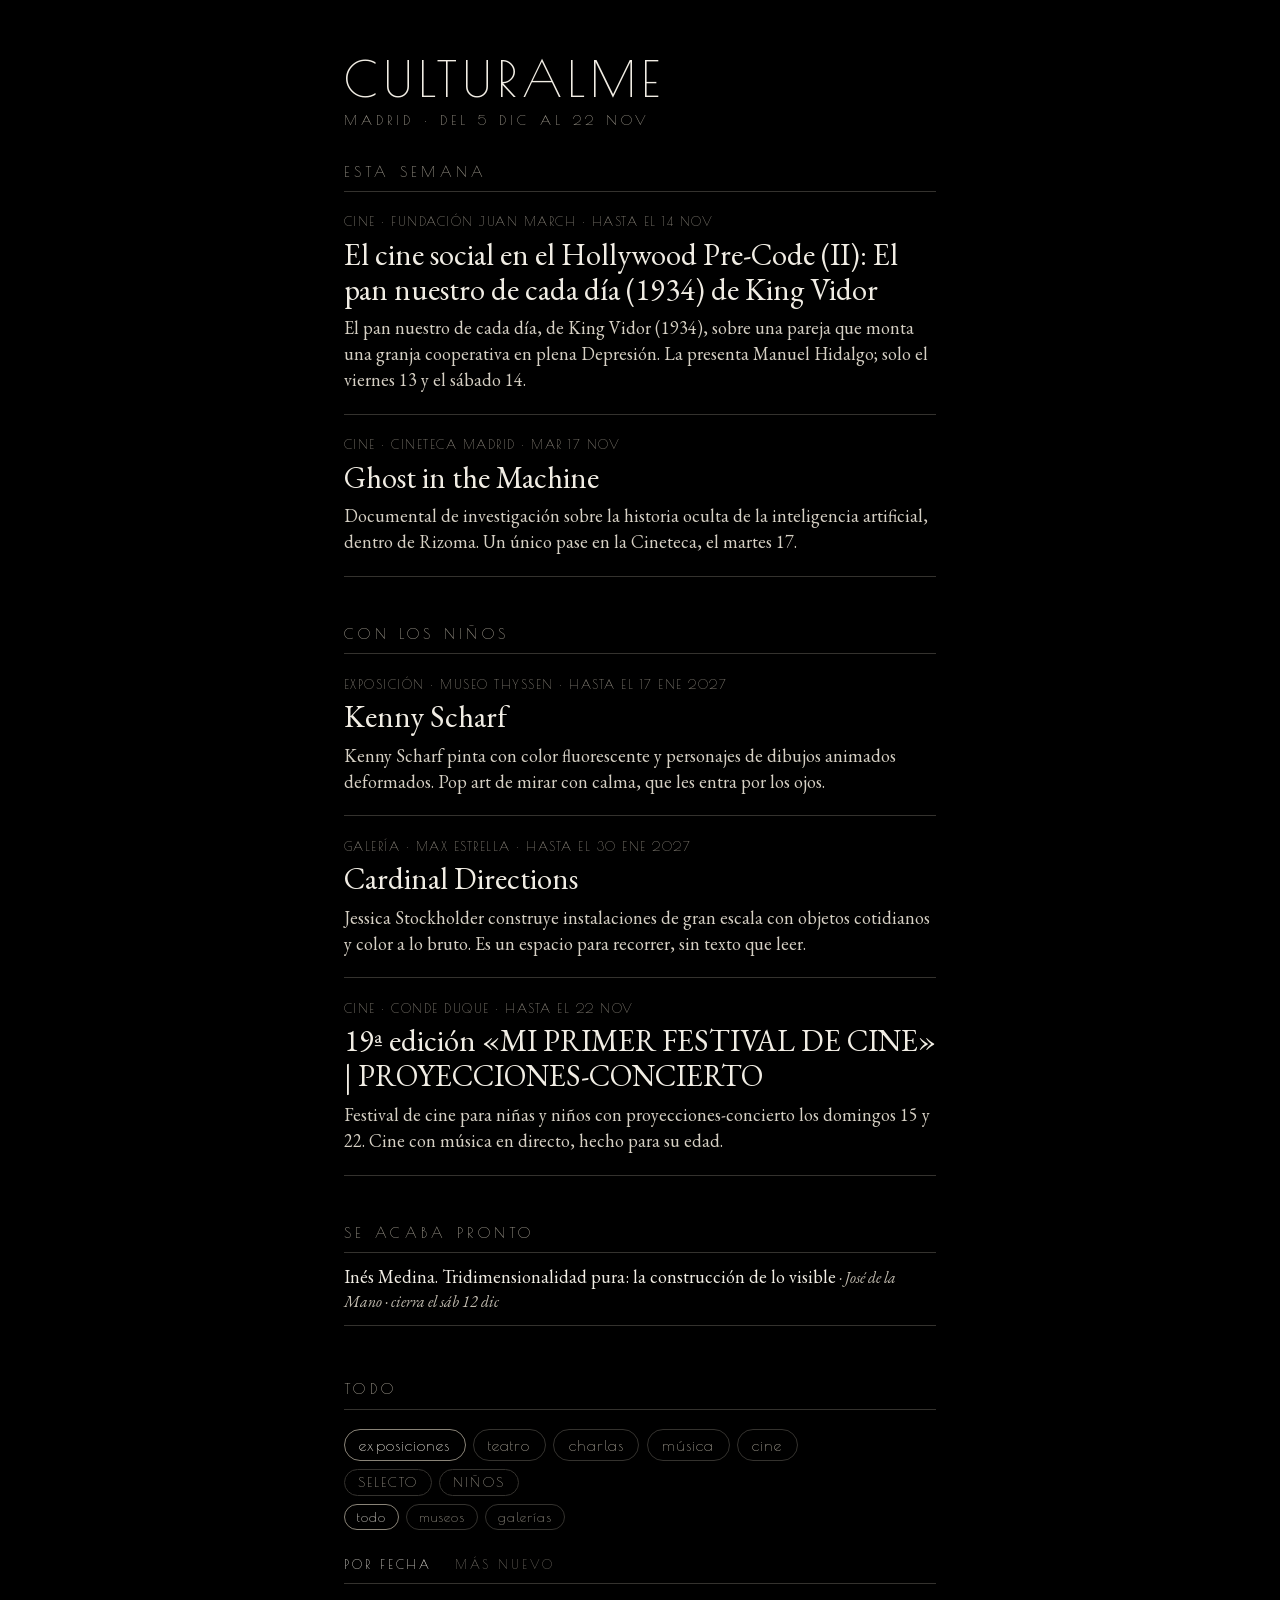
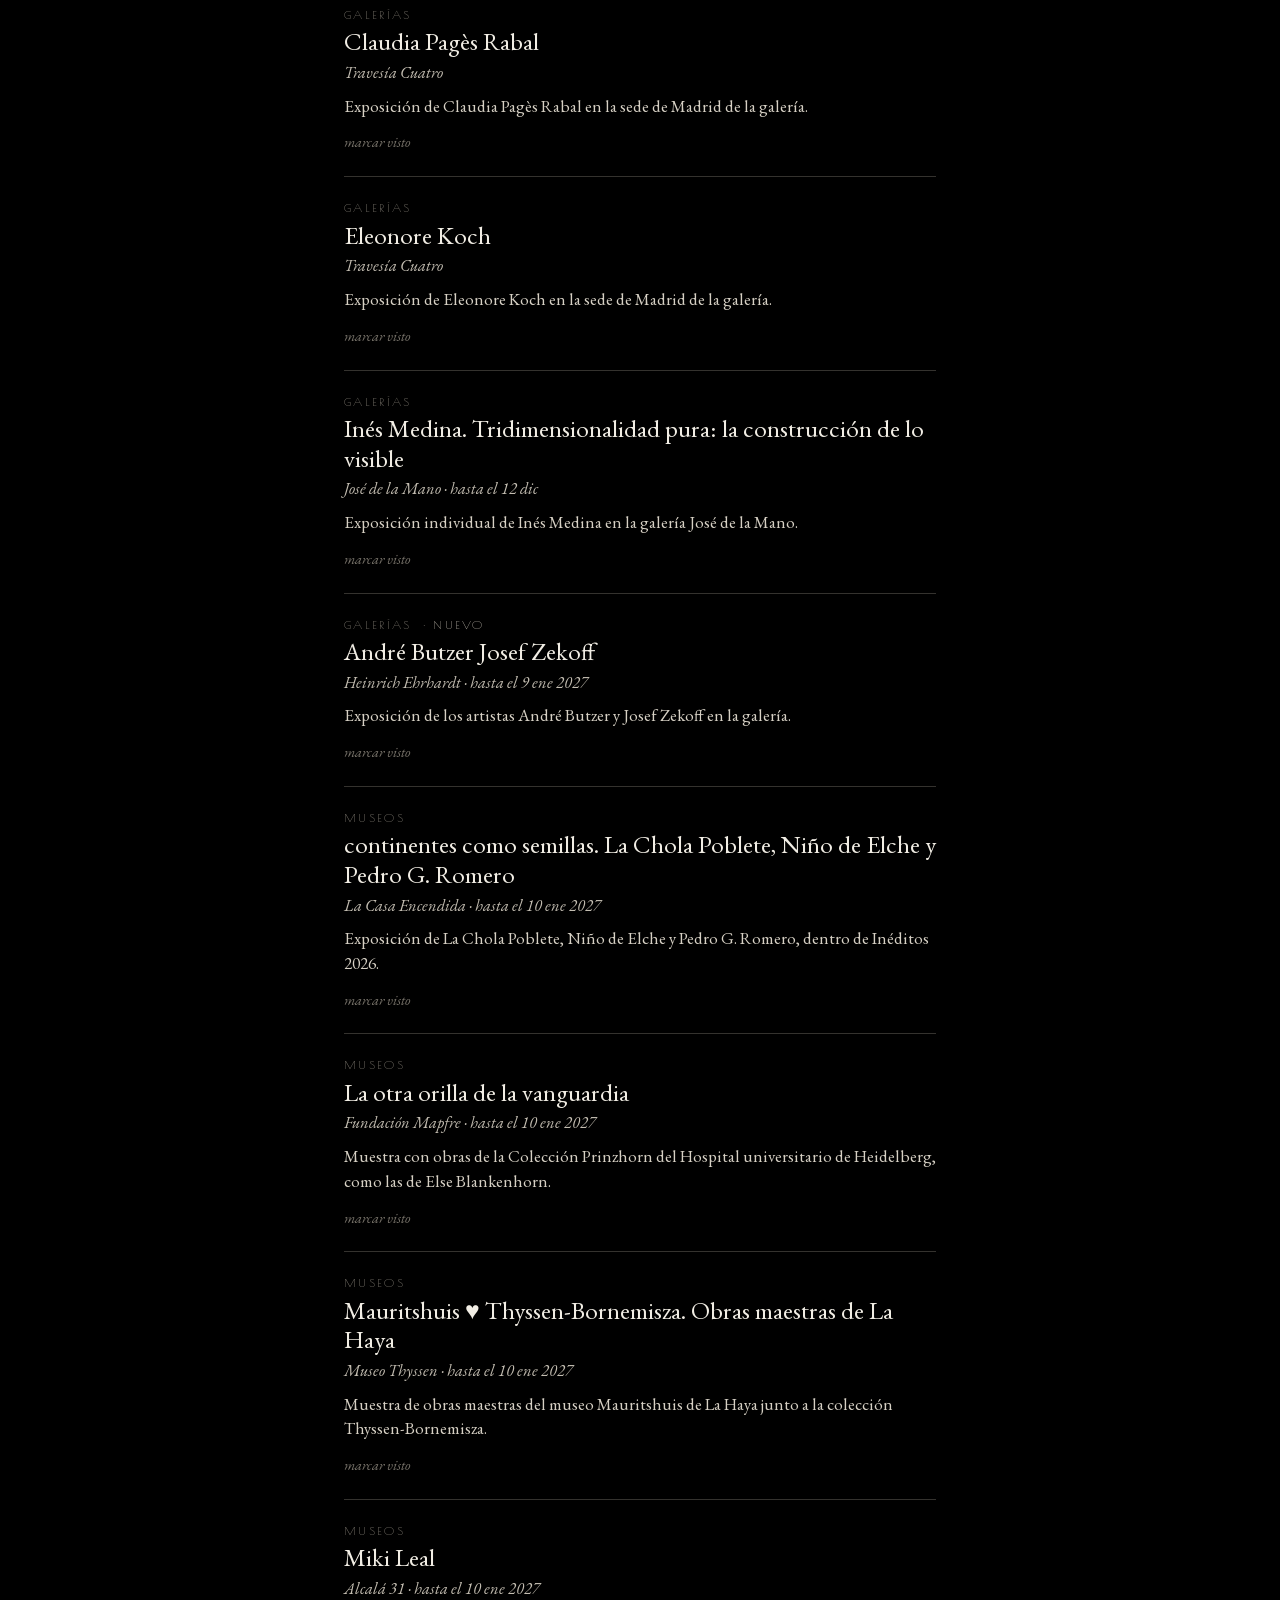
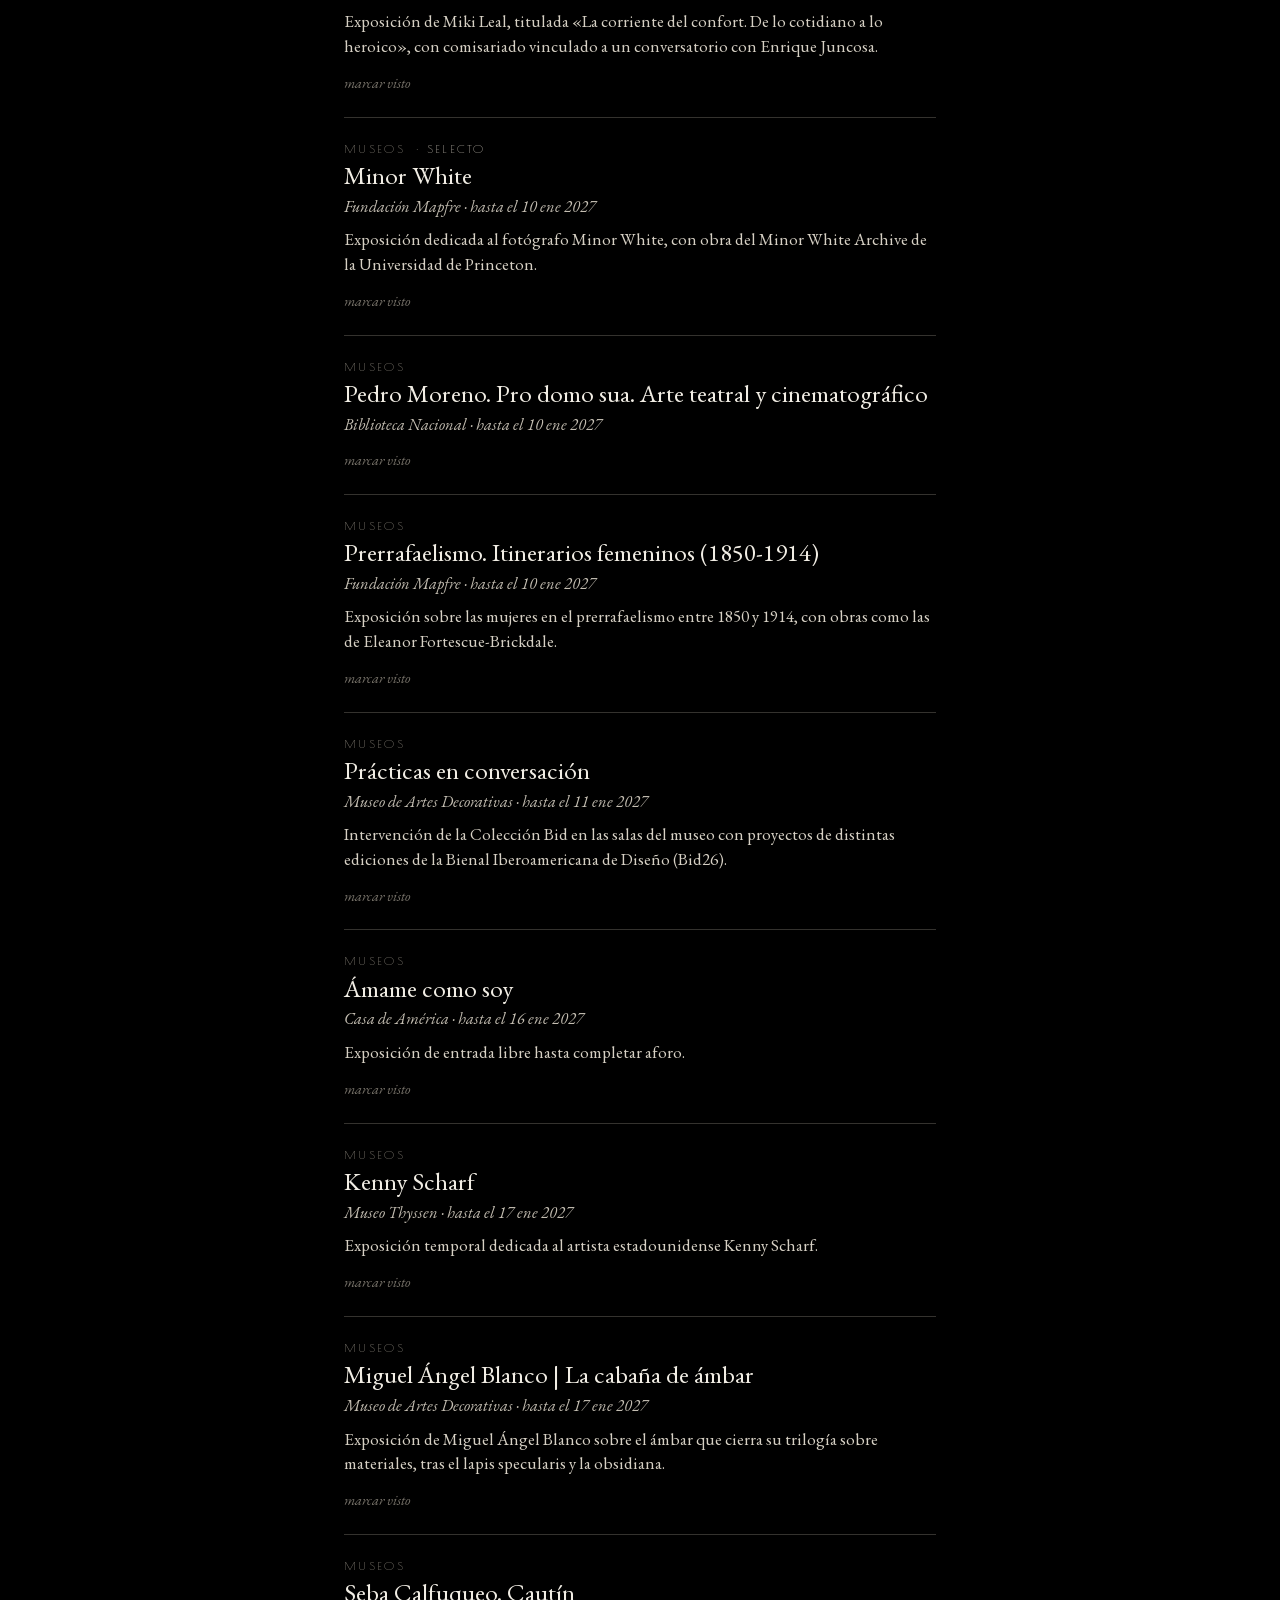
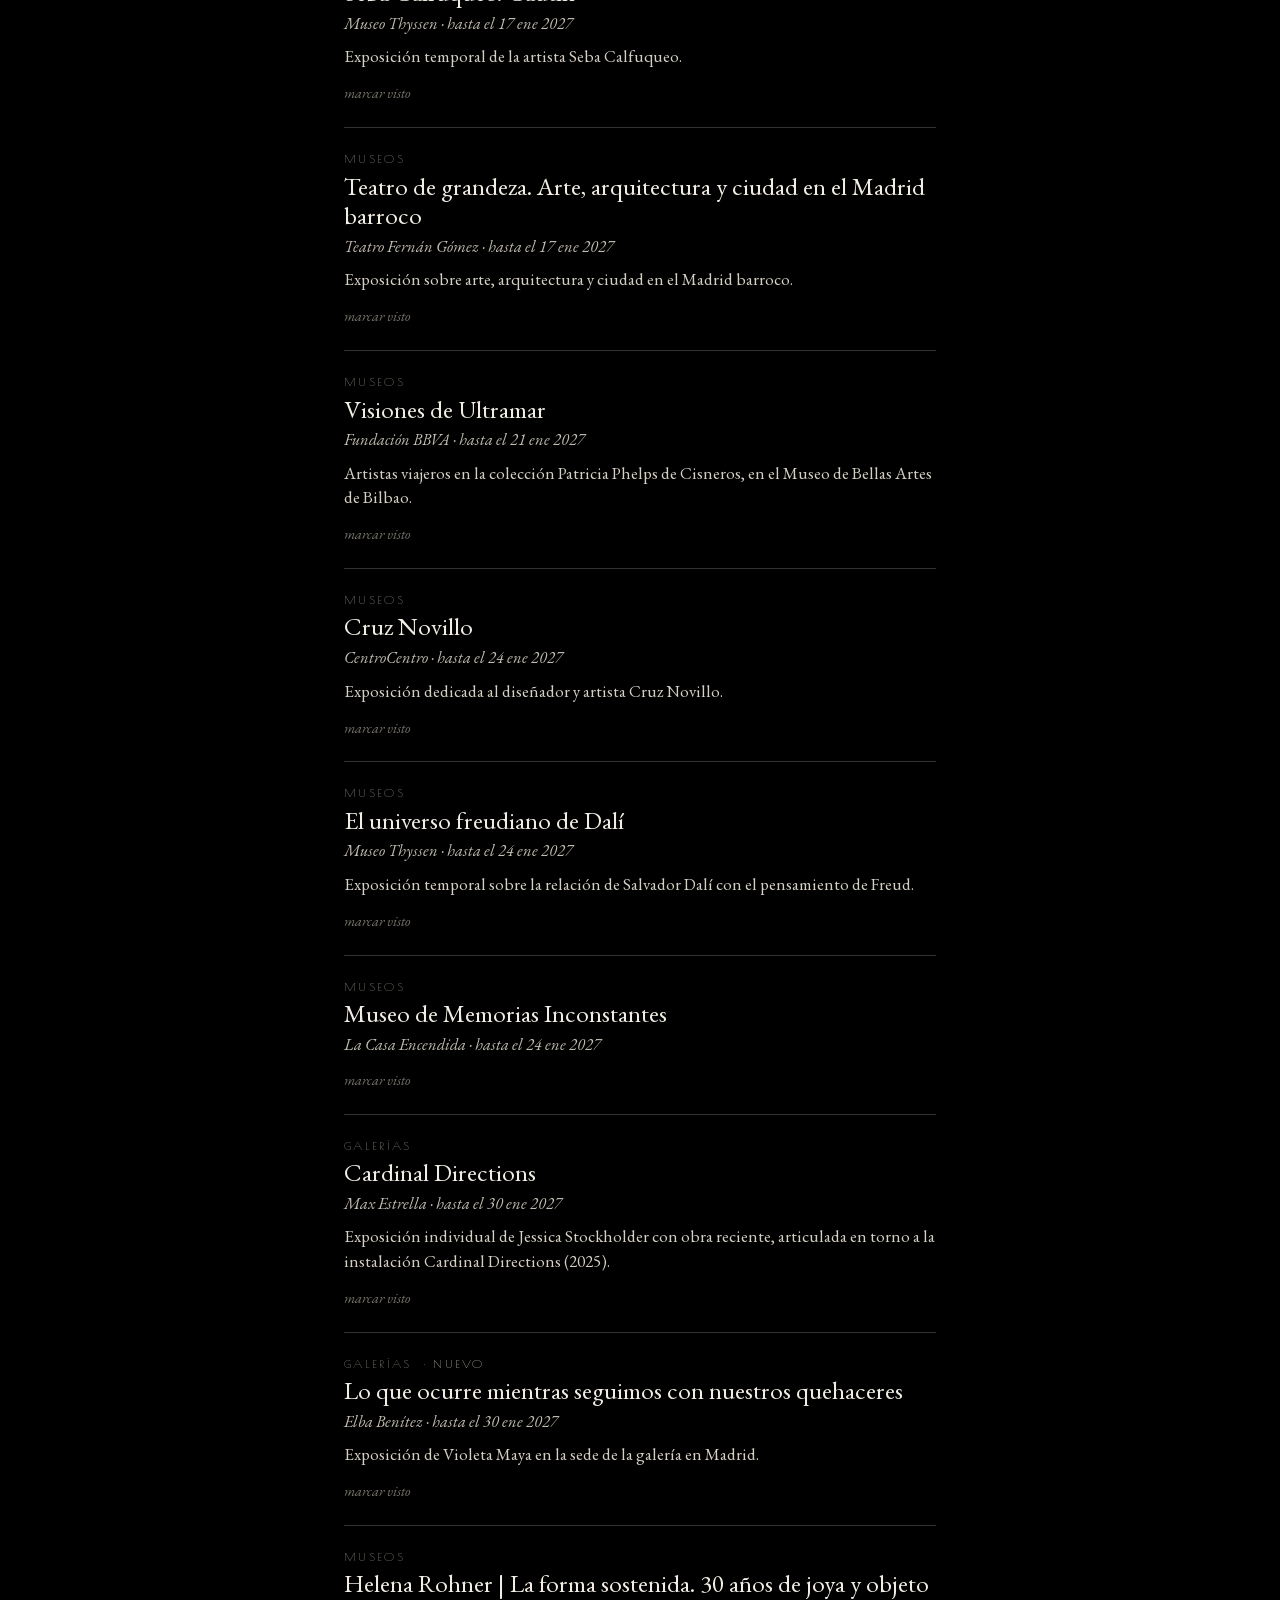
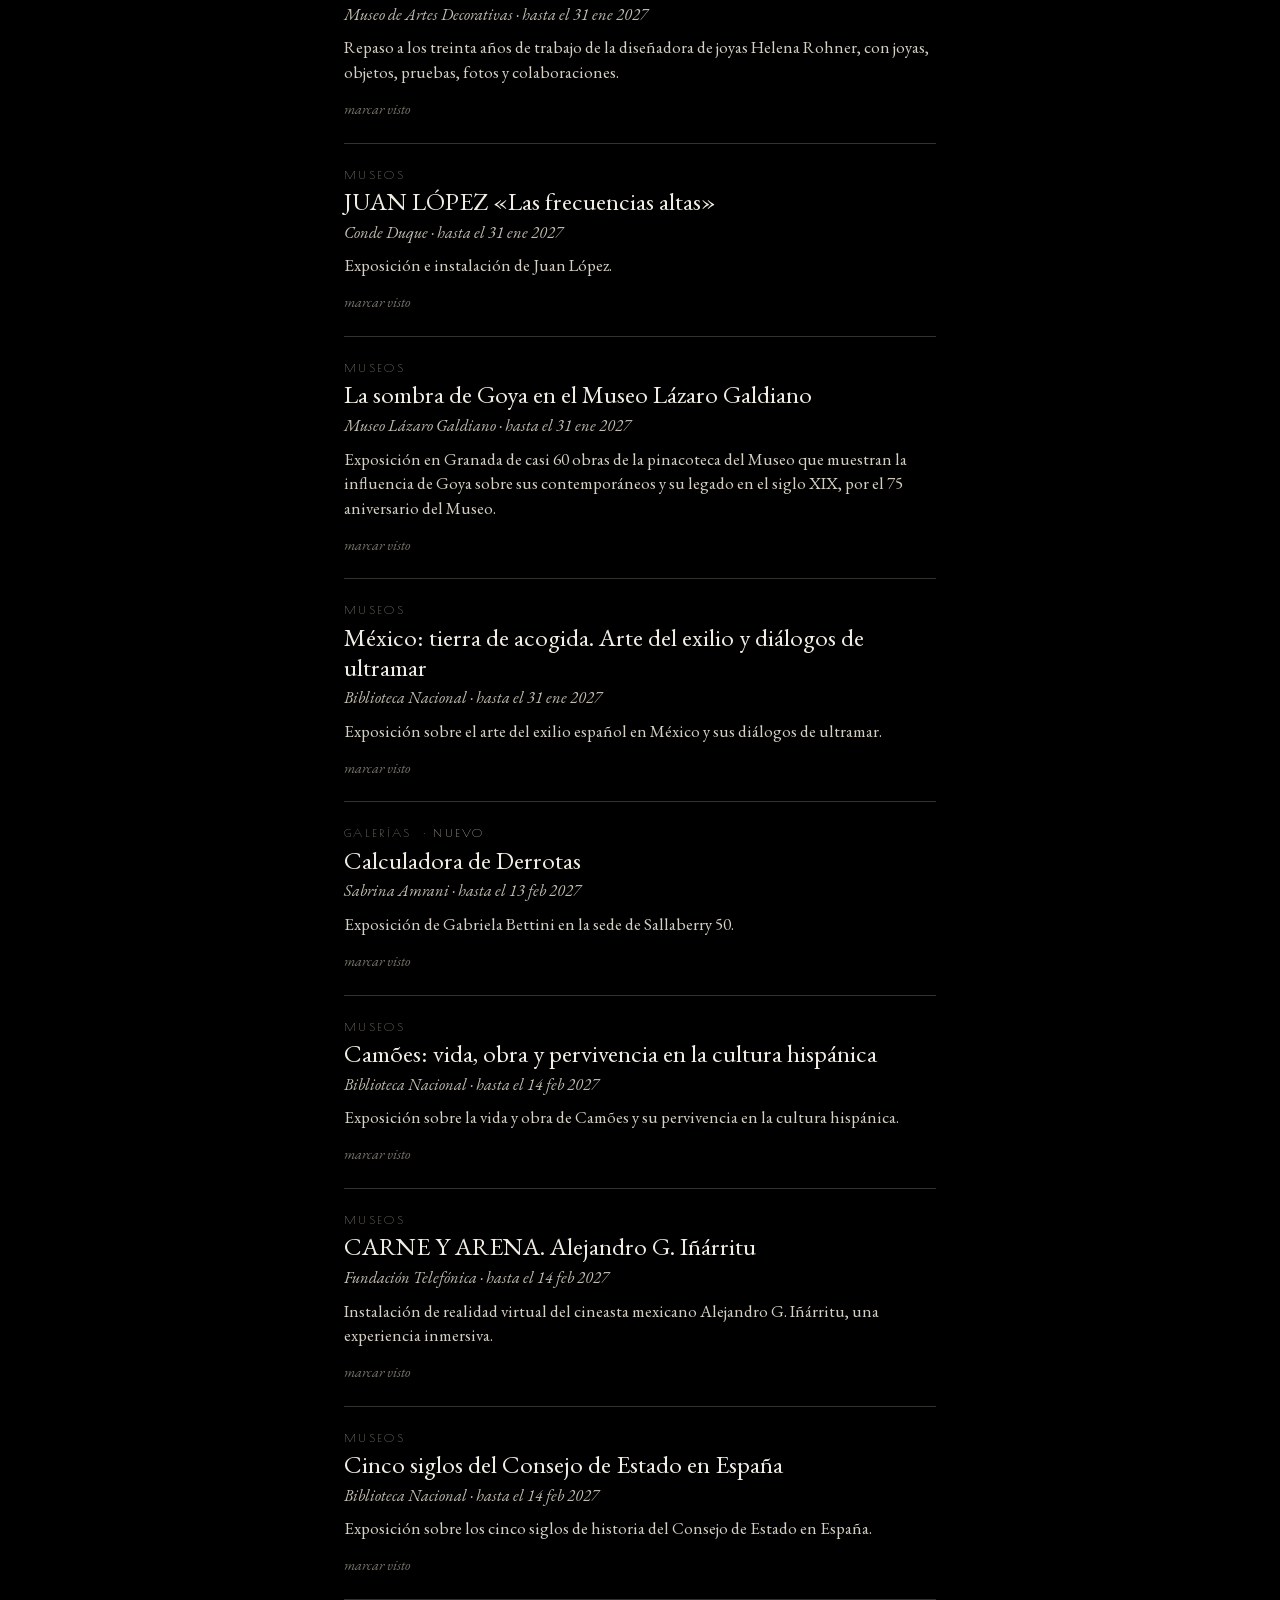
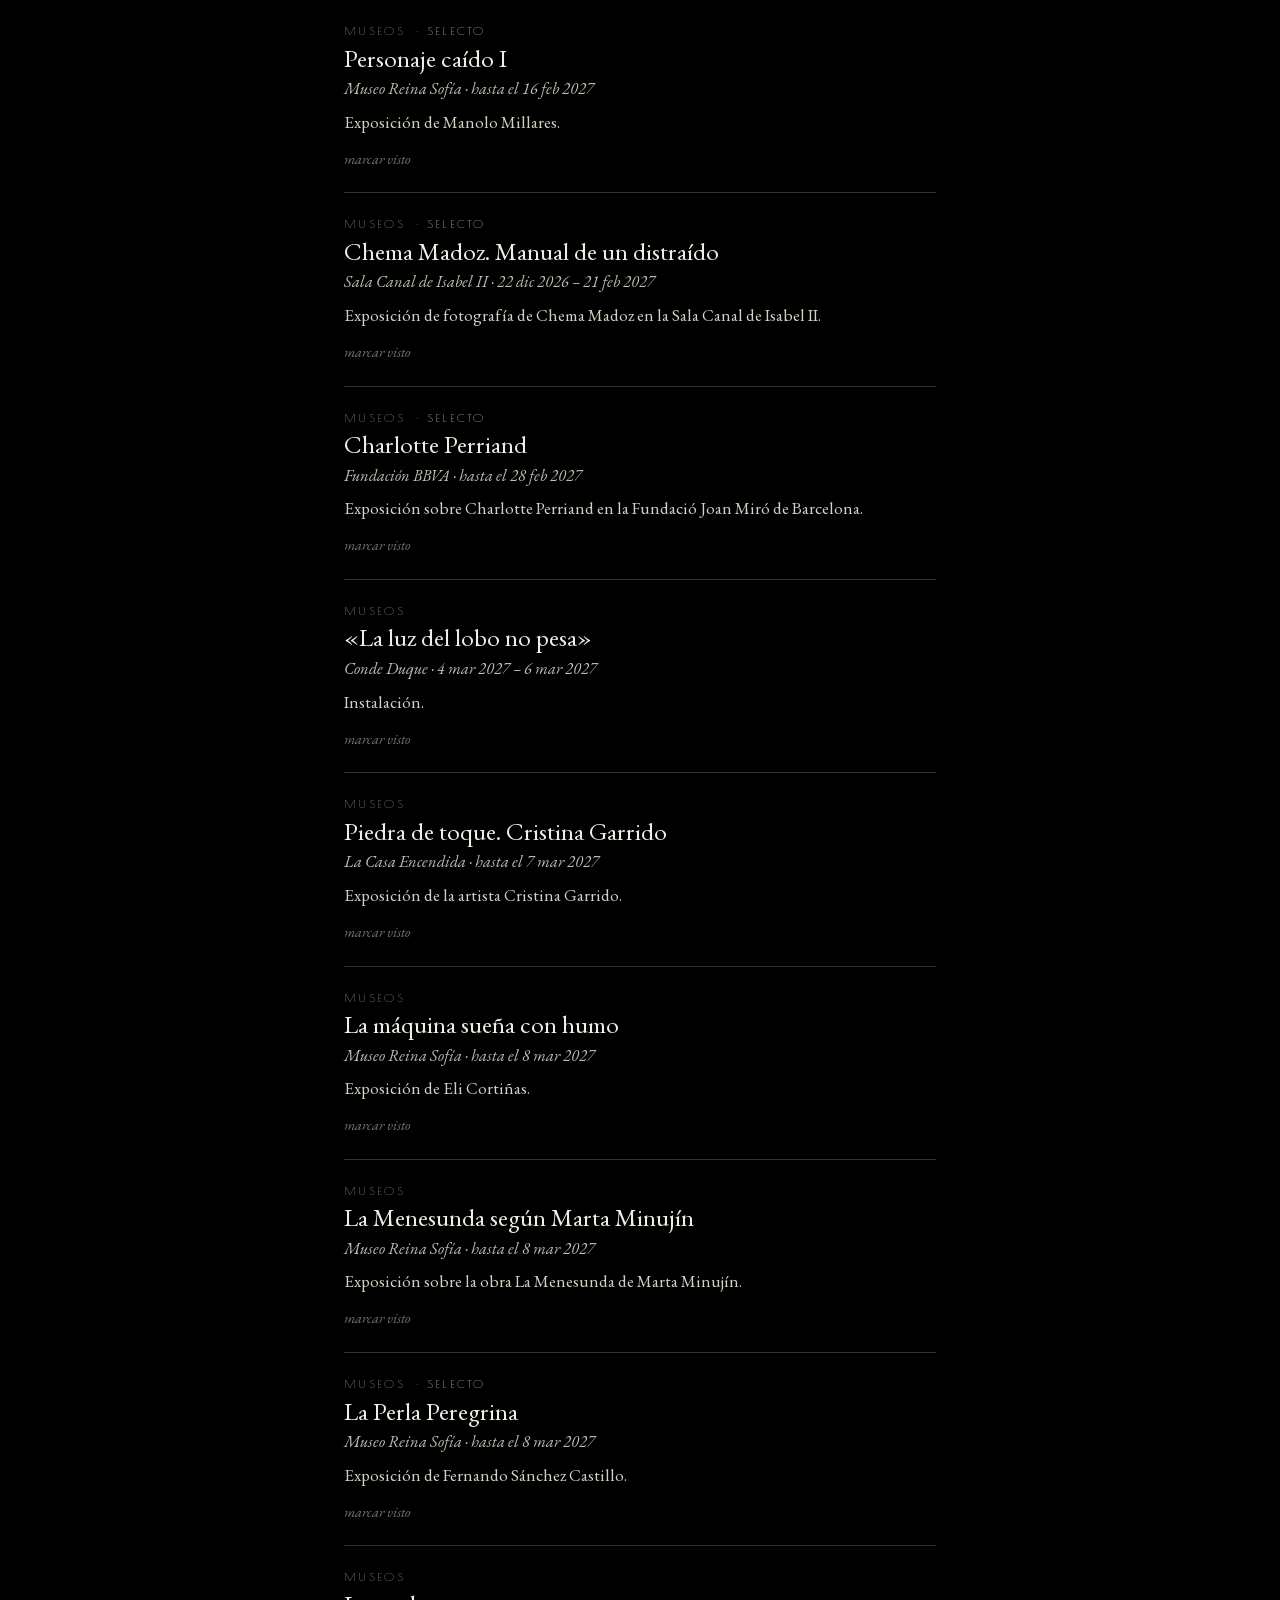
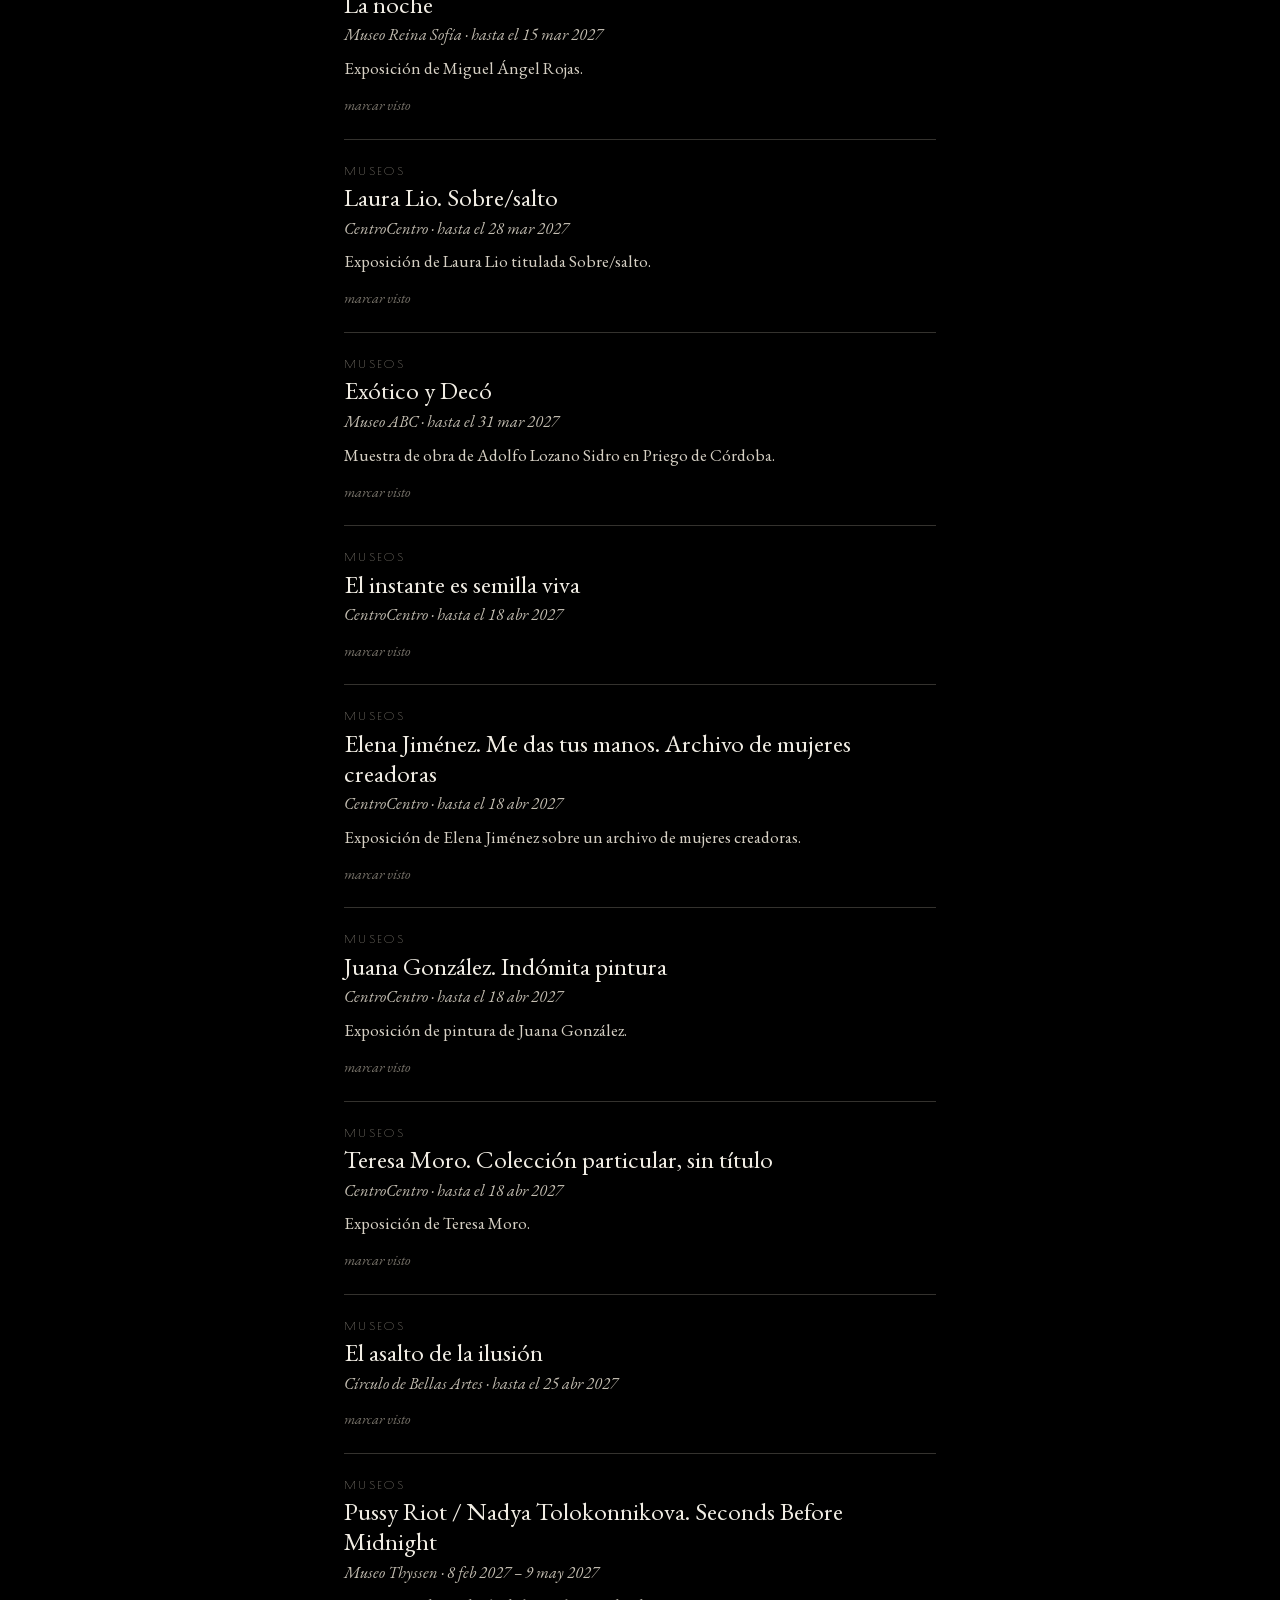
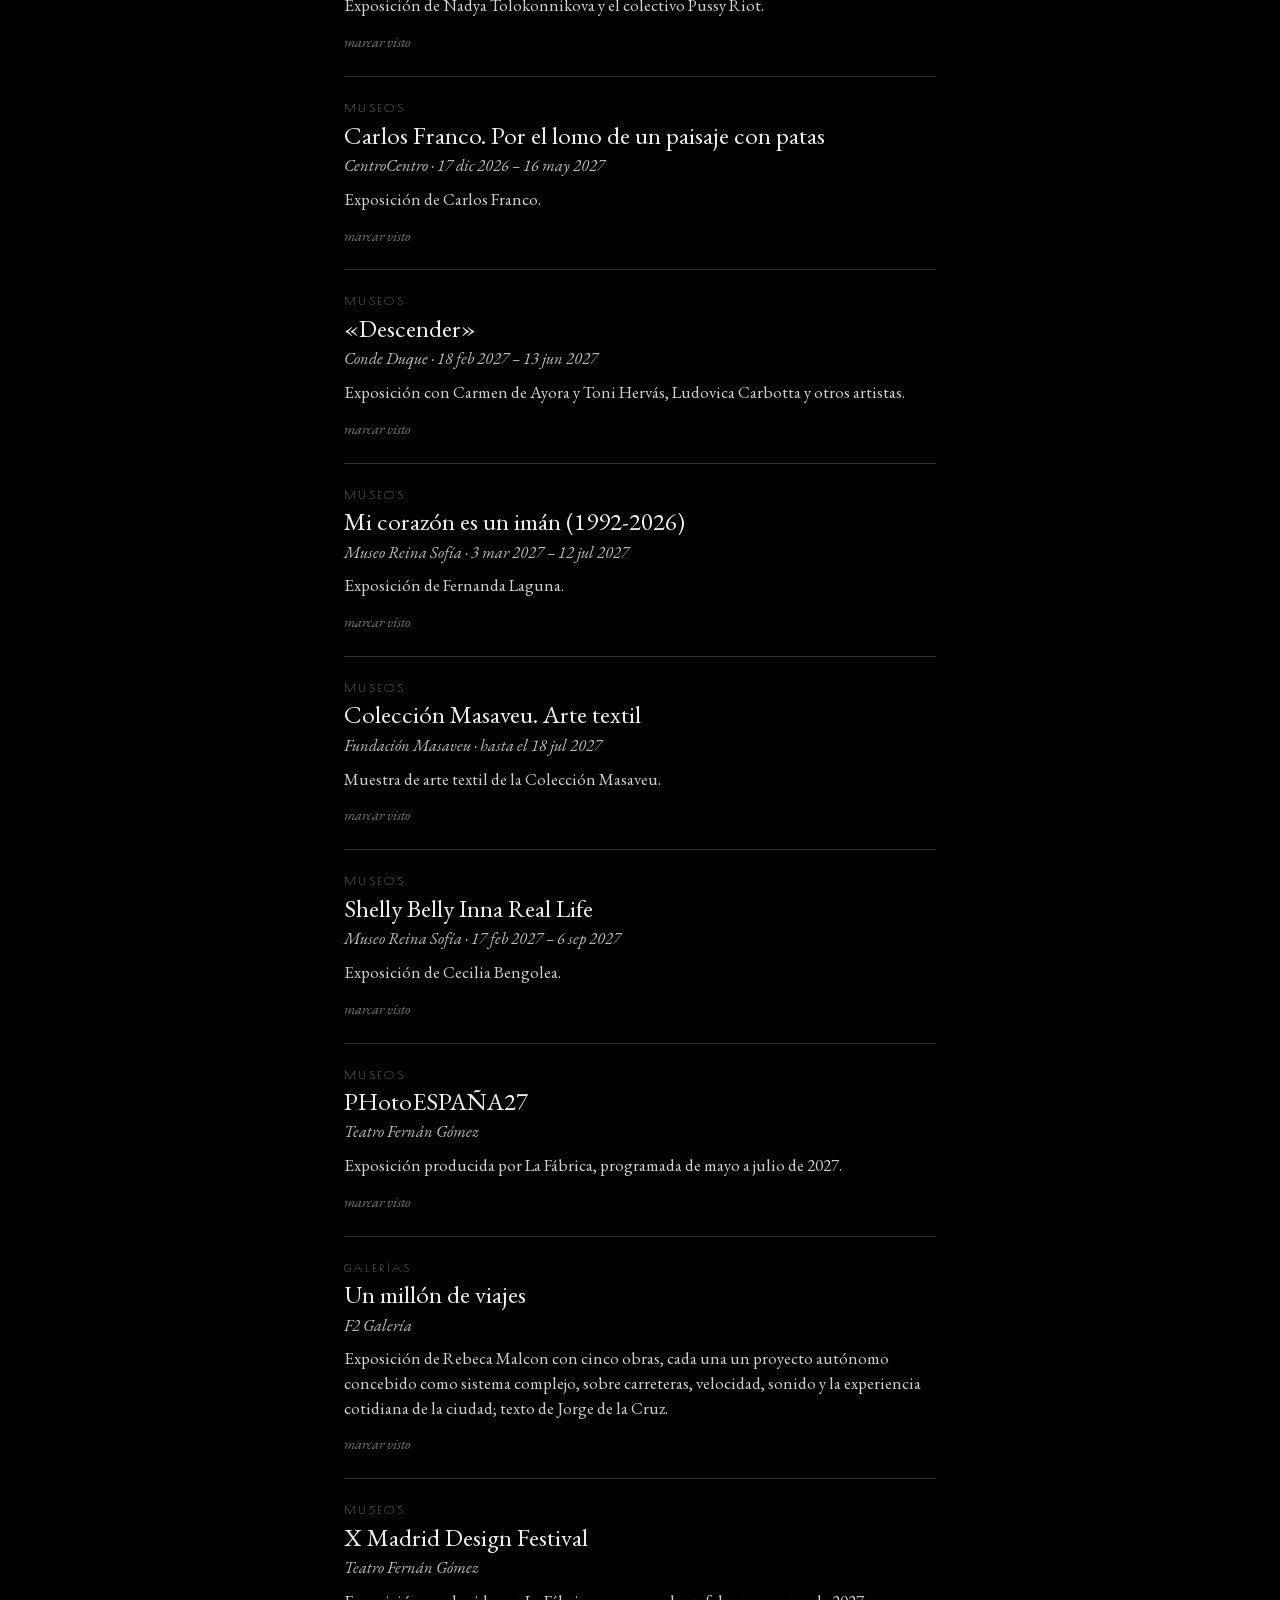
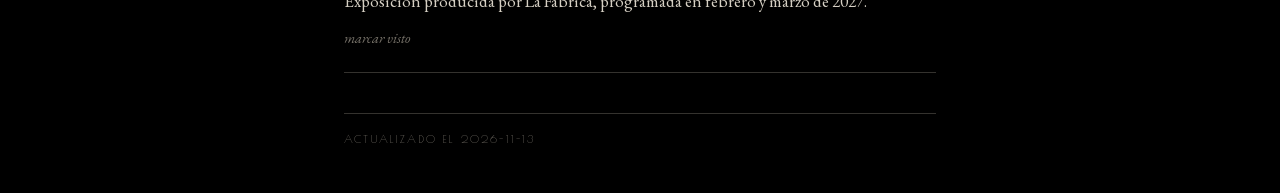
<file: docs/index.html>
<!DOCTYPE html>
<html lang="es">
<head>
<meta charset="utf-8">
<title>CulturalMe — Madrid</title>
<meta name="viewport" content="width=device-width, initial-scale=1, viewport-fit=cover">
<meta name="theme-color" content="#000000">
<meta name="description" content="Agenda cultural de Madrid: lo que merece la pena esta semana.">
<meta name="apple-mobile-web-app-capable" content="yes">
<meta name="apple-mobile-web-app-status-bar-style" content="black">
<link rel="stylesheet" href="style.css">
</head>
<body>

<header id="cabecera">
  <h1>CulturalMe</h1>
  <p class="lema" id="lema">Madrid</p>
</header>

<section id="portada">
  <h2 class="bloque" id="t-semana">Esta semana</h2>
  <div id="semana"></div>
  <h2 class="bloque" id="t-ninos">Con los niños</h2>
  <div id="ninos"></div>
  <h2 class="bloque" id="t-pronto">Se acaba pronto</h2>
  <ul id="pronto"></ul>
</section>

<section id="todo">
  <h2 class="bloque">Todo</h2>
  <nav class="chips" id="planos"><button class="chip on" data-plano="expos">exposiciones</button><button class="chip" data-plano="teatro">teatro</button><button class="chip" data-plano="charlas">charlas</button><button class="chip" data-plano="musica">música</button><button class="chip" data-plano="cine">cine</button></nav>
  <nav class="chips" id="modos">
    <button class="chip" data-modo="selecto">selecto</button>
    <button class="chip" data-modo="kids">niños</button>
  </nav>
  <nav class="chips" id="secciones"></nav>
  <nav class="orden" id="orden">
    <button class="on" data-orden="fecha">por fecha</button>
    <button data-orden="nuevo">más nuevo</button>
  </nav>
  <main id="lista"></main>
</section>

<footer><p>Actualizado el 2026-11-13</p></footer>

<script>
const EVENTOS = [{"id": "b9c2353bff89b77b", "title": "\"La Maga\" Dania Díaz", "section": "teatro", "plano": "teatro", "venue": null, "source": "Fundación Juan March", "date_start": "2026-11-21", "date_end": null, "description": "Espectáculo de magia de Dania Díaz.", "url": "https://www.march.es/es/madrid/especiales/maga-dania-diaz", "first_seen": "2026-11-08", "is_new": false, "kids": true, "selecto": false}, {"id": "18bc54194ac181c3", "title": "16º Festival Márgenes: Biografía de Jorge Luis Borges", "section": "cine", "plano": "cine", "venue": null, "source": "Círculo de Bellas Artes", "date_start": "2026-11-23", "date_end": null, "description": null, "url": "https://www.circulobellasartes.com/ciclos-cine/peliculas/16o-festival-margenes-biografia-de-jorge-luis-borges/", "first_seen": "2026-11-13", "is_new": true, "kids": false, "selecto": false}, {"id": "e9e1c7652cc5d24d", "title": "19ª edición «MI PRIMER FESTIVAL DE CINE» | PROYECCIONES-CONCIERTO", "section": "cine", "plano": "cine", "venue": null, "source": "Conde Duque", "date_start": "2026-11-08", "date_end": "2026-11-22", "description": "Festival internacional de cine para niñas y niños, con proyecciones-concierto los domingos 8, 15 y 22.", "url": "https://www.condeduquemadrid.es/actividades/19a-edicion-mi-primer-festival-de-cine-proyecciones-concierto", "first_seen": "2026-11-08", "is_new": false, "kids": true, "selecto": false}, {"id": "63e5ddbf3026174c", "title": "27 horas con el 27", "section": "charla", "plano": "charlas", "venue": null, "source": "Círculo de Bellas Artes", "date_start": "2026-11-13", "date_end": "2026-11-15", "description": null, "url": "https://www.circulobellasartes.com/humanidades/27-horas-con-el-27/", "first_seen": "2026-10-30", "is_new": false, "kids": false, "selecto": false}, {"id": "facd3ec46bee8079", "title": "2ª Conferencia CNIC - Fundación Ramón Areces: Comprendiendo la red neurovascular para prevenir la demencia", "section": "charla", "plano": "charlas", "venue": null, "source": "Fundación Ramón Areces", "date_start": "2026-11-20", "date_end": null, "description": "Conferencia organizada con el Centro Nacional de Investigaciones Cardiovasculares (CNIC) sobre la red neurovascular y la prevención de la demencia.", "url": "https://www.fundacionareces.es/fundacionareces/es/actividades/comprendiendo-la-red-neurovascular-para-prevenir-la-demencia.html", "first_seen": "2026-11-08", "is_new": false, "kids": false, "selecto": false}, {"id": "3f4fc530723136de", "title": "31 QueerCineMad. Festival Internacional de Cine LGBTIAQ+ de Madrid", "section": "cine", "plano": "cine", "venue": null, "source": "Círculo de Bellas Artes", "date_start": "2026-11-12", "date_end": "2026-11-22", "description": "Festival internacional de cine LGBTIAQ+ de Madrid.", "url": "https://www.circulobellasartes.com/ciclos-cine/ciclos-de-cine/31-queercinemad-festival-internacional-de-cine-lgbtiaq-de-madrid/", "first_seen": "2026-11-08", "is_new": false, "kids": false, "selecto": false}, {"id": "80a26c98f82d45ab", "title": "500 años de la conquista del Perú: miradas y debates entre la historia y la cultura", "section": "charla", "plano": "charlas", "venue": null, "source": "Casa de América", "date_start": "2026-11-18", "date_end": null, "description": "Congreso sobre los 500 años de la conquista del Perú.", "url": "https://www.casamerica.es/historia/500-anos-de-la-conquista-del-peru-miradas-y-debates-entre-la-historia-y-la-cultura", "first_seen": "2026-11-08", "is_new": false, "kids": false, "selecto": false}, {"id": "41f2cedf98f0e392", "title": "A New Dawn", "section": "cine", "plano": "cine", "venue": null, "source": "Cines Verdi", "date_start": null, "date_end": null, "description": null, "url": "https://www.cines-verdi.com/a-new-dawn", "first_seen": "2026-11-08", "is_new": false, "kids": false, "selecto": false}, {"id": "cc6428572af95dbe", "title": "A Paixão Segundo G.H.B. + A Cúpula dos Prazeres", "section": "cine", "plano": "cine", "venue": null, "source": "Cineteca Madrid", "date_start": "2026-11-14", "date_end": null, "description": "Programa que incluye el corto A Cúpula dos Prazeres, de Valter Pereira. Dentro de 31 Queercinemad.", "url": "https://www.cinetecamadrid.com/programacion/paixao-segundo-ghb-cupula-dos-prazeres", "first_seen": "2026-11-13", "is_new": true, "kids": false, "selecto": false}, {"id": "1f70f8f793a75d1d", "title": "A Song Without Home", "section": "cine", "plano": "cine", "venue": null, "source": "Cineteca Madrid", "date_start": "2026-11-15", "date_end": null, "description": "Adelina, joven trans de Georgia encerrada once años por su familia, huye a Viena en busca de libertad. Dentro de 31 Queercinemad.", "url": "https://www.cinetecamadrid.com/programacion/song-without-home", "first_seen": "2026-11-13", "is_new": true, "kids": false, "selecto": false}, {"id": "35eacfa9b417d169", "title": "A professora de francès", "section": "cine", "plano": "cine", "venue": null, "source": "Círculo de Bellas Artes", "date_start": "2026-11-13", "date_end": "2026-11-18", "description": null, "url": "https://www.circulobellasartes.com/ciclos-cine/peliculas/a-professora-de-frances/", "first_seen": "2026-11-08", "is_new": false, "kids": false, "selecto": false}, {"id": "d60574b268bec07c", "title": "A puerta cerrada", "section": "teatro", "plano": "teatro", "venue": null, "source": "Teatros del Canal", "date_start": "2026-12-05", "date_end": "2026-12-30", "description": "Obra de Jean-Paul Sartre dirigida por Ainhoa Amestoy, con Isabel Ordaz, Pere Ponce, Olivia Molina y Jesús Asensi.", "url": "https://www.cdcm.madrid/teatroscanal/espectaculo/jean-paul-sartre-dir-ainhoa-amestoy", "first_seen": "2026-07-10", "is_new": false, "kids": false, "selecto": true}, {"id": "4c1135ae8cf8a74d", "title": "A-Delta Trio", "section": "musica", "plano": "musica", "venue": null, "source": "CaixaForum Madrid", "date_start": "2026-11-22", "date_end": null, "description": "Trío de saxofones que revisita el repertorio del siglo XX con arreglos propios, con París como centro cultural.", "url": "https://caixaforum.org/es/madrid/p/a-delta-trio-madrid", "first_seen": "2026-11-13", "is_new": true, "kids": false, "selecto": false}, {"id": "46092aa24f5996ea", "title": "Alberto cortés «El corazón de ester»", "section": "teatro", "plano": "teatro", "venue": null, "source": "Conde Duque", "date_start": "2026-11-20", "date_end": "2026-11-22", "description": "Estreno en Madrid del 44º Festival de Otoño.", "url": "https://www.condeduquemadrid.es/actividades/alberto-cortes-el-corazon-de-ester", "first_seen": "2026-11-08", "is_new": false, "kids": false, "selecto": false}, {"id": "668725848c8a9cc0", "title": "Andrea jiménez «Contra antígona»", "section": "teatro", "plano": "teatro", "venue": null, "source": "Conde Duque", "date_start": "2026-11-26", "date_end": "2026-12-05", "description": "Estreno en Madrid del 44º Festival de Otoño.", "url": "https://www.condeduquemadrid.es/actividades/andrea-jimenez-contra-antigona", "first_seen": "2026-11-08", "is_new": false, "kids": false, "selecto": false}, {"id": "3ec4dd58203bb996", "title": "Adentro!", "section": "teatro", "plano": "teatro", "venue": null, "source": "Teatros del Canal", "date_start": "2026-11-14", "date_end": "2026-11-15", "description": "Espectáculo de Diana Szeinblum dentro del 44º Festival de Otoño.", "url": "https://www.teatroscanal.com/teatroscanal/espectaculo/diana-szeinblum", "first_seen": "2026-09-04", "is_new": false, "kids": false, "selecto": false}, {"id": "d793c3011818a39a", "title": "Adolescencia, sexo y muerte en Campamento Miasma", "section": "cine", "plano": "cine", "venue": null, "source": "Círculo de Bellas Artes", "date_start": "2026-11-13", "date_end": null, "description": "Pase del especial Halloween de QueerCineMad.", "url": "https://www.circulobellasartes.com/ciclos-cine/peliculas/queercinemad-especial-halloween-adolescencia-sexo-y-muerte-en-campamento-miasma/", "first_seen": "2026-11-08", "is_new": false, "kids": false, "selecto": false}, {"id": "c7978d77772b6157", "title": "Aftersun", "section": "cine", "plano": "cine", "venue": null, "source": "Cines Embajadores", "date_start": null, "date_end": null, "description": "Dirigida por Charlotte Wells, con Paul Mescal: una mujer recuerda unas vacaciones con su padre 20 años atrás. VOSE.", "url": "https://cinesembajadores.es/pelicula/aftersun-vose/?ciudad=madrid", "first_seen": "2026-11-13", "is_new": true, "kids": false, "selecto": true}, {"id": "93a8b13a7e756336", "title": "Andrea Chénier (Festival Bregenz)", "section": "cine", "plano": "cine", "venue": null, "source": "Cines Verdi", "date_start": null, "date_end": null, "description": "Ópera de Giordano grabada en el Festival de Bregenz.", "url": "https://www.cines-verdi.com/andrea-chenier-festival-bregenz", "first_seen": "2026-11-13", "is_new": true, "kids": false, "selecto": false}, {"id": "c38d7abe4ea546a4", "title": "André Butzer Josef Zekoff", "section": "galeria", "plano": "expos", "venue": null, "source": "Heinrich Ehrhardt", "date_start": "2026-11-14", "date_end": "2027-01-09", "description": "Exposición de los artistas André Butzer y Josef Zekoff en la galería.", "url": "https://ehrhardtflorez.com/es/exposiciones/andre-butzer-josef-zekoff/", "first_seen": "2026-11-13", "is_new": true, "kids": true, "selecto": false}, {"id": "3ae15e7b4708d334", "title": "Antonio Serrano y Kaele Jiménez Quartet «Jazz Caló for Coltrane»", "section": "musica", "plano": "musica", "venue": null, "source": "Conde Duque", "date_start": "2026-11-27", "date_end": null, "description": "Concierto dentro de Jazzmadrid´26.", "url": "https://www.condeduquemadrid.es/actividades/antonio-serrano-y-kaele-jimenez-quartet-jazz-calo-coltrane", "first_seen": "2026-11-08", "is_new": false, "kids": false, "selecto": false}, {"id": "e7ed9537afa48aa3", "title": "Arriba Tutto", "section": "cine", "plano": "cine", "venue": null, "source": "Cines Verdi", "date_start": null, "date_end": null, "description": null, "url": "https://www.cines-verdi.com/arriba-tutto", "first_seen": "2026-11-08", "is_new": false, "kids": false, "selecto": false}, {"id": "3c032b36331a033b", "title": "Aula de (Re)estrenos 134. El arca de Noé: ensemble", "section": "musica", "plano": "musica", "venue": null, "source": "Fundación Juan March", "date_start": "2026-12-09", "date_end": null, "description": "Concierto de Jordi Francés y Sonido Extremo.", "url": "https://www.march.es/es/madrid/concierto/aula-reestrenos-134-arca-noe-ensemble", "first_seen": "2026-11-08", "is_new": false, "kids": false, "selecto": false}, {"id": "a7d0eb497173d525", "title": "Bahía de Sangre", "section": "cine", "plano": "cine", "venue": null, "source": "Cines Embajadores", "date_start": "2026-11-15", "date_end": null, "description": "Dirigida por Mario Bava: una cadena de asesinatos en torno a una bahía codiciada. VOSE.", "url": "https://cinesembajadores.es/pelicula/bahia-de-sangre-vose/?ciudad=madrid", "first_seen": "2026-11-13", "is_new": true, "kids": false, "selecto": false}, {"id": "b4b82792f3f7df88", "title": "Bearcave", "section": "cine", "plano": "cine", "venue": null, "source": "Círculo de Bellas Artes", "date_start": "2026-11-14", "date_end": "2026-11-21", "description": null, "url": "https://www.circulobellasartes.com/ciclos-cine/peliculas/bearcave/", "first_seen": "2026-11-08", "is_new": false, "kids": false, "selecto": false}, {"id": "ed44ea03b1343a45", "title": "Black Heritage Choir. The Soul of Gospel", "section": "musica", "plano": "musica", "venue": null, "source": "Teatro Fernán Gómez", "date_start": "2026-12-03", "date_end": "2026-12-06", "description": "Concierto de góspel; los días 5 y 6 hay doble función.", "url": "https://www.teatrofernangomez.es/actividades/black-heritage-choir-0", "first_seen": "2026-11-08", "is_new": false, "kids": false, "selecto": false}, {"id": "6ffe415f122ce2ae", "title": "Blinduck", "section": "musica", "plano": "musica", "venue": null, "source": "Siroco", "date_start": "2026-11-14", "date_end": null, "description": "Concierto de la banda Blinduck a las 17h en Espacio Club.", "url": "https://siroco.es/eventos/blinduck/", "first_seen": "2026-11-13", "is_new": true, "kids": false, "selecto": true}, {"id": "0891cb9737461c6b", "title": "Boris Vian, el músico que dominaba la literatura", "section": "charla", "plano": "charlas", "venue": null, "source": "Biblioteca Nacional", "date_start": "2026-11-17", "date_end": null, "description": "Conferencia sobre Boris Vian y su faceta de músico y escritor.", "url": "https://www.bne.es/es/agenda/boris-vian-musico-dominaba-literatura", "first_seen": "2026-11-08", "is_new": false, "kids": false, "selecto": false}, {"id": "6f028c850ee3fbea", "title": "Cancamusa", "section": "musica", "plano": "musica", "venue": null, "source": "Café La Palma", "date_start": "2026-11-18", "date_end": null, "description": null, "url": "https://cafelapalma.com/programacion/cancamusa/", "first_seen": "2026-11-13", "is_new": true, "kids": false, "selecto": false}, {"id": "9cb1fda089def56b", "title": "CARNE Y ARENA. Alejandro G. Iñárritu", "section": "museo", "plano": "expos", "venue": null, "source": "Fundación Telefónica", "date_start": "2026-11-27", "date_end": "2027-02-14", "description": "Instalación de realidad virtual del cineasta mexicano Alejandro G. Iñárritu, una experiencia inmersiva.", "url": "https://espacio.fundaciontelefonica.com/evento/carne-y-arena-alejandro-g-inarritu/", "first_seen": "2026-09-11", "is_new": false, "kids": false, "selecto": false}, {"id": "e083dc0e97d79299", "title": "Chopin", "section": "cine", "plano": "cine", "venue": "Cines Renoir (Princesa / Retiro / Plaza de España / Floridablanca)", "source": "Cines Renoir", "date_start": null, "date_end": null, "description": "Dirigida por Michal Kwiecinski.", "url": "https://www.cinesrenoir.com/pelicula/chopin/", "first_seen": "2026-10-16", "is_new": false, "kids": false, "selecto": false}, {"id": "6548e8f633f7007d", "title": "Coco, el musical", "section": "teatro", "plano": "teatro", "venue": null, "source": "Teatro Calderón", "date_start": "2027-02-07", "date_end": "2027-02-28", "description": "Musical basado en Coco, de 1 hora y 30 minutos.", "url": "https://tickets.oneboxtds.com/teatro-calderon/events/57643", "first_seen": "2026-06-26", "is_new": false, "kids": true, "selecto": false}, {"id": "385063379aa6bffb", "title": "Cristosaurio", "section": "musica", "plano": "musica", "venue": null, "source": "Café La Palma", "date_start": "2026-11-14", "date_end": null, "description": null, "url": "https://cafelapalma.com/programacion/cristosaurio/", "first_seen": "2026-11-08", "is_new": false, "kids": false, "selecto": false}, {"id": "4e27213692344b59", "title": "Calculadora de Derrotas", "section": "galeria", "plano": "expos", "venue": null, "source": "Sabrina Amrani", "date_start": "2026-11-14", "date_end": "2027-02-13", "description": "Exposición de Gabriela Bettini en la sede de Sallaberry 50.", "url": "https://www.sabrinaamrani.com/", "first_seen": "2026-11-13", "is_new": true, "kids": false, "selecto": false}, {"id": "496c3722263bffca", "title": "Calle esperanza", "section": "teatro", "plano": "teatro", "venue": null, "source": "Teatro Bellas Artes", "date_start": "2027-01-13", "date_end": null, "description": null, "url": "https://www.teatrobellasartes.es/obra-de-teatro/calle-esperanza/", "first_seen": "2026-09-11", "is_new": false, "kids": false, "selecto": false}, {"id": "24539a2507af9f79", "title": "Camp", "section": "cine", "plano": "cine", "venue": null, "source": "Círculo de Bellas Artes", "date_start": "2026-11-13", "date_end": null, "description": null, "url": "https://www.circulobellasartes.com/ciclos-cine/peliculas/camp/", "first_seen": "2026-11-08", "is_new": false, "kids": false, "selecto": false}, {"id": "68f9b1d26720347c", "title": "Camões: vida, obra y pervivencia en la cultura hispánica", "section": "museo", "plano": "expos", "venue": null, "source": "Biblioteca Nacional", "date_start": "2026-11-03", "date_end": "2027-02-14", "description": "Exposición sobre la vida y obra de Camões y su pervivencia en la cultura hispánica.", "url": "https://www.bne.es/es/agenda/camoes-vida-obra-pervivencia-cultura-hispanica", "first_seen": "2026-11-08", "is_new": false, "kids": false, "selecto": false}, {"id": "c12f48d071b38612", "title": "Caravaggio", "section": "cine", "plano": "cine", "venue": null, "source": "Cines Verdi", "date_start": null, "date_end": null, "description": null, "url": "https://www.cines-verdi.com/caravaggio", "first_seen": "2026-11-13", "is_new": true, "kids": false, "selecto": false}, {"id": "a4a324c3574f5851", "title": "Cardinal Directions", "section": "galeria", "plano": "expos", "venue": null, "source": "Max Estrella", "date_start": "2026-11-12", "date_end": "2027-01-30", "description": "Exposición individual de Jessica Stockholder con obra reciente, articulada en torno a la instalación Cardinal Directions (2025).", "url": "https://maxestrella.com/exhibition/jessica-stockholder/", "first_seen": "2026-11-08", "is_new": false, "kids": true, "selecto": false}, {"id": "f4a413a2aa9abec1", "title": "Carlos Franco. Por el lomo de un paisaje con patas", "section": "museo", "plano": "expos", "venue": null, "source": "CentroCentro", "date_start": "2026-12-17", "date_end": "2027-05-16", "description": "Exposición de Carlos Franco.", "url": "https://www.centrocentro.org/exposicion/carlos-franco", "first_seen": "2026-07-17", "is_new": false, "kids": true, "selecto": false}, {"id": "56be9c9ef4b68bc6", "title": "Cartas no escritas", "section": "teatro", "plano": "teatro", "venue": null, "source": "Teatro de la Abadía", "date_start": "2027-01-08", "date_end": "2027-01-10", "description": "Espectáculo de David Geselson.", "url": "https://www.teatroabadia.com/espectaculo/cartas-no-escritas/", "first_seen": "2026-11-13", "is_new": true, "kids": false, "selecto": false}, {"id": "79a5d6211ad9dc60", "title": "Cartografías del flamenco (II): La esencia: Sevilla y Córdoba", "section": "musica", "plano": "musica", "venue": null, "source": "Fundación Juan March", "date_start": "2026-11-20", "date_end": null, "description": "Concierto de Esperanza Fernández, Rafael Montilla, El Chaparro y Cristina Cruces.", "url": "https://www.march.es/es/madrid/concierto/cartografias-flamenco-ii-esencia-sevilla-cordoba", "first_seen": "2026-11-13", "is_new": true, "kids": false, "selecto": false}, {"id": "3fd76bfd9de5e8ed", "title": "Cartografías del flamenco (III): Madrid, capital del flamenco", "section": "musica", "plano": "musica", "venue": null, "source": "Fundación Juan March", "date_start": "2026-12-04", "date_end": null, "description": "Concierto con José Maya, José del Calli, Delia Menbrive, El Peli, Batio, Lucky Losada y David Calzado.", "url": "https://www.march.es/es/madrid/concierto/cartografias-flamenco-iii-madrid-capital-flamenco", "first_seen": "2026-11-13", "is_new": true, "kids": false, "selecto": false}, {"id": "b7e0f95cbcbcb5ee", "title": "Cartografías del flamenco (IV): Barcelona, más allá de la rumba", "section": "musica", "plano": "musica", "venue": null, "source": "Fundación Juan March", "date_start": "2027-01-22", "date_end": null, "description": "Concierto de Montse Cortés, Eduardo Cortés y Silvia Cruz Lapeña.", "url": "https://www.march.es/es/madrid/concierto/cartografias-flamenco-iv-barcelona-mas-alla-rumba", "first_seen": "2026-11-13", "is_new": true, "kids": false, "selecto": false}, {"id": "5bef0397669ee715", "title": "Cecilia Bartolomé: Tan lejos, tan cerca", "section": "cine", "plano": "cine", "venue": null, "source": "Cines Embajadores", "date_start": "2026-11-17", "date_end": "2026-11-19", "description": "Documental de Giovanna Ribes sobre la directora y productora Cecilia Bartolomé.", "url": "https://cinesembajadores.es/pelicula/cecilia-bartolome-tan-lejos-tan-cerca/?ciudad=madrid", "first_seen": "2026-11-08", "is_new": false, "kids": false, "selecto": false}, {"id": "d2adf053ba6cf09f", "title": "Cecilia, una luz de mañana", "section": "cine", "plano": "cine", "venue": null, "source": "Cines Verdi", "date_start": null, "date_end": null, "description": null, "url": "https://www.cines-verdi.com/cecilia-una-luz-de-manana", "first_seen": "2026-11-08", "is_new": false, "kids": false, "selecto": false}, {"id": "2bc98a283e9b99a3", "title": "Ceniza en la boca", "section": "cine", "plano": "cine", "venue": null, "source": "Casa de América", "date_start": "2026-11-13", "date_end": "2026-12-12", "description": "Proyección de cine en la taquilla del fin de semana, a las 19:00.", "url": "https://www.casamerica.es/cine/ceniza-en-la-boca", "first_seen": "2026-11-08", "is_new": false, "kids": false, "selecto": false}, {"id": "f546b411bf780c1f", "title": "Cenizas de Fénix", "section": "teatro", "plano": "teatro", "venue": null, "source": "Teatro de la Abadía", "date_start": "2026-11-13", "date_end": "2026-11-14", "description": "Daniel Migueláñez crea un pulso poético entre Lope de Vega y su hija sor Marcela (Corral de Alcalá).", "url": "https://www.corraldealcala.com/espectaculo/cenizas-del-fenix/", "first_seen": "2026-10-30", "is_new": false, "kids": false, "selecto": false}, {"id": "30589685532052e5", "title": "Charlotte Perriand", "section": "museo", "plano": "expos", "venue": null, "source": "Fundación BBVA", "date_start": "2026-10-09", "date_end": "2027-02-28", "description": "Exposición sobre Charlotte Perriand en la Fundació Joan Miró de Barcelona.", "url": "https://www.fbbva.es/eventos/charlotte-perriand/", "first_seen": "2026-11-08", "is_new": false, "kids": true, "selecto": true}, {"id": "a8ddf413becc3453", "title": "Chema Madoz. Manual de un distraído", "section": "museo", "plano": "expos", "venue": null, "source": "Sala Canal de Isabel II", "date_start": "2026-12-22", "date_end": "2027-02-21", "description": "Exposición de fotografía de Chema Madoz en la Sala Canal de Isabel II.", "url": "https://www.comunidad.madrid/centros/sala-canal-isabel-ii", "first_seen": "2026-10-09", "is_new": false, "kids": true, "selecto": true}, {"id": "d78d44c3532c82b5", "title": "Chicho o mientras el cuerpo aguante (una comedia didáctica)", "section": "cine", "plano": "cine", "venue": null, "source": "Círculo de Bellas Artes", "date_start": "2026-09-25", "date_end": "2026-11-18", "description": null, "url": "https://www.circulobellasartes.com/ciclos-cine/peliculas/chicho-o-mientras-el-cuerpo-aguante-una-comedia-didactica/", "first_seen": "2026-11-08", "is_new": false, "kids": false, "selecto": false}, {"id": "2584b2c53a741b9b", "title": "Chicogrande", "section": "cine", "plano": "cine", "venue": null, "source": "Casa de América", "date_start": "2026-11-25", "date_end": null, "description": "Proyección de la película de Felipe Cazals.", "url": "https://www.casamerica.es/cine/chicogrande", "first_seen": "2026-11-08", "is_new": false, "kids": false, "selecto": false}, {"id": "05e5a2e4b704ec6b", "title": "Chungking express", "section": "cine", "plano": "cine", "venue": null, "source": "Cines Embajadores", "date_start": null, "date_end": null, "description": "Dirigida por Wong Kar-Wai: dos historias de amor en Tsimshatsui, Hong Kong. VOSE.", "url": "https://cinesembajadores.es/pelicula/chungking-express-vose/?ciudad=madrid", "first_seen": "2026-11-13", "is_new": true, "kids": false, "selecto": true}, {"id": "64d7a2db741b42c0", "title": "Cibeles, el ritual", "section": "teatro", "plano": "teatro", "venue": null, "source": "Teatros del Canal", "date_start": "2026-12-09", "date_end": "2027-01-03", "description": "Espectáculo del Ballet Español de la Comunidad de Madrid, con dirección artística de Mónica Fernández y coreografía de Miguel Ángel Corbacho.", "url": "https://www.cdcm.madrid/teatroscanal/espectaculo/cibeles-ritual", "first_seen": "2026-07-10", "is_new": false, "kids": false, "selecto": false}, {"id": "b6ed4119be72dfdc", "title": "Ciclo de Cine Peruano: Manco Cápac", "section": "cine", "plano": "cine", "venue": null, "source": "Cines Embajadores", "date_start": "2026-11-26", "date_end": null, "description": "Dirigida por Henry Vallejo: un hombre sobrevive de trabajos inestables en Puno.", "url": "https://cinesembajadores.es/pelicula/ciclo-de-cine-peruano-manco-capac/?ciudad=madrid", "first_seen": "2026-11-08", "is_new": false, "kids": false, "selecto": false}, {"id": "1ba2dd0b74d64456", "title": "Ciclo de Cine Peruano: Reinas", "section": "cine", "plano": "cine", "venue": null, "source": "Cines Embajadores", "date_start": "2026-11-24", "date_end": null, "description": "Dirigida por Klaudia Reynicke y Diego Vega: dos hermanas necesitan la firma de su padre ausente para dejar el país.", "url": "https://cinesembajadores.es/pelicula/ciclo-de-cine-peruano-reinas/?ciudad=madrid", "first_seen": "2026-11-08", "is_new": false, "kids": false, "selecto": false}, {"id": "c779b48ade4ae32e", "title": "Ciclo de Cine Peruano: Vino la noche", "section": "cine", "plano": "cine", "venue": null, "source": "Cines Embajadores", "date_start": "2026-11-23", "date_end": null, "description": "Dirigida por Paolo Tizón: jóvenes en entrenamiento militar en la Fuerza Aérea del Perú.", "url": "https://cinesembajadores.es/pelicula/ciclo-de-cine-peruano-vino-la-noche/?ciudad=madrid", "first_seen": "2026-11-08", "is_new": false, "kids": false, "selecto": false}, {"id": "1b877dfd0242e88b", "title": "Ciclo de Cine Peruano: Wiñaypacha", "section": "cine", "plano": "cine", "venue": null, "source": "Cines Embajadores", "date_start": "2026-11-27", "date_end": null, "description": "Dirigida por Óscar Catacora: una pareja de ancianos viven aislados en los Andes peruanos.", "url": "https://cinesembajadores.es/pelicula/ciclo-de-cine-peruano-winaypacha/?ciudad=madrid", "first_seen": "2026-11-08", "is_new": false, "kids": false, "selecto": false}, {"id": "d77b09b66cbf3eeb", "title": "Ciclo de Cine Peruano: Yana Wara", "section": "cine", "plano": "cine", "venue": null, "source": "Cines Embajadores", "date_start": "2026-11-25", "date_end": null, "description": "Dirigida por Óscar y Tito Catacora. Ciclo de Cine Peruano.", "url": "https://cinesembajadores.es/pelicula/ciclo-de-cine-peruano-yana-wara/?ciudad=madrid", "first_seen": "2026-11-08", "is_new": false, "kids": false, "selecto": false}, {"id": "09824c914cc23c57", "title": "Cinco siglos del Consejo de Estado en España", "section": "museo", "plano": "expos", "venue": null, "source": "Biblioteca Nacional", "date_start": "2026-11-16", "date_end": "2027-02-14", "description": "Exposición sobre los cinco siglos de historia del Consejo de Estado en España.", "url": "https://www.bne.es/es/agenda/cinco-siglos-consejo-estado-espana", "first_seen": "2026-11-08", "is_new": false, "kids": false, "selecto": false}, {"id": "97384bfb20f45914", "title": "Cinemanía", "section": "cine", "plano": "cine", "venue": null, "source": "Cineteca Madrid", "date_start": "2026-11-15", "date_end": null, "description": "Historias cruzadas de un director de cine al que todo le va mal, una psicóloga obsesionada con su ex y una familia amenazada por ratas, entre otras. Dentro de 31 Queercinemad.", "url": "https://www.cinetecamadrid.com/programacion/cinemania", "first_seen": "2026-11-13", "is_new": true, "kids": false, "selecto": false}, {"id": "150c8cf6c38ac983", "title": "Claudia Pagès Rabal", "section": "galeria", "plano": "expos", "venue": null, "source": "Travesía Cuatro", "date_start": "2026-11-14", "date_end": null, "description": "Exposición de Claudia Pagès Rabal en la sede de Madrid de la galería.", "url": "https://www.travesiacuatro.com/", "first_seen": "2026-11-08", "is_new": false, "kids": true, "selecto": false}, {"id": "9fa3f888cd7cf442", "title": "Club Kid", "section": "cine", "plano": "cine", "venue": null, "source": "Cines Embajadores", "date_start": "2026-11-13", "date_end": null, "description": "Dirigida por Jordan Firstman, con Diego Calva: un promotor de fiestas underground debe cuidar de un hijo de 10 años. VOSE, venta anticipada.", "url": "https://cinesembajadores.es/pelicula/club-kid-vose/?ciudad=madrid", "first_seen": "2026-11-13", "is_new": true, "kids": false, "selecto": false}, {"id": "cd72712baf697b69", "title": "Club Kid", "section": "cine", "plano": "cine", "venue": null, "source": "Cines Verdi", "date_start": null, "date_end": null, "description": null, "url": "https://www.cines-verdi.com/club-kid", "first_seen": "2026-11-13", "is_new": true, "kids": false, "selecto": false}, {"id": "f40ddf08f037825e", "title": "Clásicos al detalle: La Profecía", "section": "cine", "plano": "cine", "venue": null, "source": "Cines Embajadores", "date_start": "2026-11-24", "date_end": "2026-11-28", "description": "Taller de análisis de la película en dos mañanas (24 y 28 de noviembre), con JL & BEA-Gestoría cultural. Mínimo 10 personas.", "url": "https://cinesembajadores.es/pelicula/clasicos-al-detalle-la-profecia/?ciudad=madrid", "first_seen": "2026-11-08", "is_new": false, "kids": false, "selecto": false}, {"id": "fd7cba6130daaf42", "title": "Colección Masaveu. Arte textil", "section": "museo", "plano": "expos", "venue": null, "source": "Fundación Masaveu", "date_start": "2026-10-07", "date_end": "2027-07-18", "description": "Muestra de arte textil de la Colección Masaveu.", "url": "https://www.fundacioncristinamasaveu.com/", "first_seen": "2026-09-11", "is_new": false, "kids": true, "selecto": false}, {"id": "5706a8b66ac12b94", "title": "Con la muerte en los talones", "section": "cine", "plano": "cine", "venue": null, "source": "Cines Verdi", "date_start": null, "date_end": null, "description": null, "url": "https://www.cines-verdi.com/con-la-muerte-en-los-talones", "first_seen": "2026-11-08", "is_new": false, "kids": false, "selecto": true}, {"id": "c5f7f9322b67d132", "title": "Conciertos en familia (I): Canción latina: un latido compartido", "section": "musica", "plano": "musica", "venue": null, "source": "Fundación Juan March", "date_start": "2026-12-05", "date_end": null, "description": "Concierto con Yeraldín León, Paula López Atanet, Roberto Fernández Duro y Carlos Crooke.", "url": "https://www.march.es/es/madrid/concierto/conciertos-familia-i-cancion-latina-latido-compartido", "first_seen": "2026-11-13", "is_new": true, "kids": true, "selecto": false}, {"id": "593f40946dde8dd4", "title": "Conciertos en familia (II): El cuarteto: las cuerdas hablan", "section": "musica", "plano": "musica", "venue": null, "source": "Fundación Juan March", "date_start": "2026-12-12", "date_end": null, "description": "Concierto del Cuarteto Matrice.", "url": "https://www.march.es/es/madrid/concierto/conciertos-familia-ii-cuarteto-cuerdas-hablan", "first_seen": "2026-11-13", "is_new": true, "kids": true, "selecto": false}, {"id": "def10aef2f6be9e1", "title": "Corren las liebres", "section": "cine", "plano": "cine", "venue": null, "source": "Cineteca Madrid", "date_start": "2026-11-13", "date_end": null, "description": "Noa, mujer gitana trans de 48 años, intenta empezar de nuevo tras diez años de condena y recuperar la custodia de sus hijos. Dentro de 31 Queercinemad.", "url": "https://www.cinetecamadrid.com/programacion/corren-las-liebres", "first_seen": "2026-11-08", "is_new": false, "kids": false, "selecto": false}, {"id": "c3b31196da90c9d2", "title": "Corren las liebres", "section": "cine", "plano": "cine", "venue": null, "source": "Matadero Madrid", "date_start": "2026-11-14", "date_end": null, "description": null, "url": "https://www.mataderomadrid.org/programacion/corren-las-liebres", "first_seen": "2026-11-13", "is_new": true, "kids": false, "selecto": false}, {"id": "35ae09aecb707109", "title": "Cortos Internacionales I", "section": "cine", "plano": "cine", "venue": null, "source": "Cineteca Madrid", "date_start": "2026-11-14", "date_end": null, "description": "Programa de cortos que incluye Esprits tranquilles, de Julien Lecat. Dentro de 31 Queercinemad.", "url": "https://www.cinetecamadrid.com/programacion/cortos-internacionales-i-5", "first_seen": "2026-11-08", "is_new": false, "kids": false, "selecto": false}, {"id": "f5a8c772716b198a", "title": "Cortos Internacionales I", "section": "cine", "plano": "cine", "venue": null, "source": "Matadero Madrid", "date_start": "2026-11-14", "date_end": null, "description": "Pase de cortometrajes internacionales.", "url": "https://www.mataderomadrid.org/programacion/cortos-internacionales-i-4", "first_seen": "2026-11-13", "is_new": true, "kids": false, "selecto": false}, {"id": "cb9c122424b34e12", "title": "Cortos Internacionales II", "section": "cine", "plano": "cine", "venue": null, "source": "Cineteca Madrid", "date_start": "2026-11-15", "date_end": null, "description": "Programa de cortos que incluye Selma, de Christina Maria Schmid. Dentro de 31 Queercinemad.", "url": "https://www.cinetecamadrid.com/programacion/cortos-internacionales-ii-5", "first_seen": "2026-11-13", "is_new": true, "kids": false, "selecto": false}, {"id": "cc7e88a1b4b24bb6", "title": "Cortos disidentes", "section": "cine", "plano": "cine", "venue": null, "source": "Cineteca Madrid", "date_start": "2026-11-13", "date_end": null, "description": "Programa de cortos que incluye Cairo Streets, de Abdellah Taïa. Dentro de 31 Queercinemad.", "url": "https://www.cinetecamadrid.com/programacion/cortos-disidentes-3", "first_seen": "2026-11-08", "is_new": false, "kids": false, "selecto": false}, {"id": "d19bc2e8390b8988", "title": "Cortos disidentes", "section": "cine", "plano": "cine", "venue": null, "source": "Matadero Madrid", "date_start": "2026-11-13", "date_end": null, "description": "Pase de cortometrajes.", "url": "https://www.mataderomadrid.org/programacion/cortos-disidentes-3", "first_seen": "2026-11-13", "is_new": true, "kids": false, "selecto": false}, {"id": "291a530dacbcb4af", "title": "Coward", "section": "cine", "plano": "cine", "venue": null, "source": "Círculo de Bellas Artes", "date_start": "2026-11-15", "date_end": "2026-11-19", "description": null, "url": "https://www.circulobellasartes.com/ciclos-cine/peliculas/coward/", "first_seen": "2026-11-08", "is_new": false, "kids": false, "selecto": false}, {"id": "56e2675926d72f44", "title": "Cristina Montes", "section": "musica", "plano": "musica", "venue": null, "source": "Conde Duque", "date_start": "2026-12-16", "date_end": null, "description": "Concierto del ciclo Ibermúsica 2026-2027 km0.", "url": "https://www.condeduquemadrid.es/actividades/cristina-montes", "first_seen": "2026-11-08", "is_new": false, "kids": false, "selecto": false}, {"id": "f2715ed87b7abeb2", "title": "Cristito y la madre canaria", "section": "teatro", "plano": "teatro", "venue": null, "source": "Teatro Bellas Artes", "date_start": "2026-11-16", "date_end": "2026-11-16", "description": null, "url": "https://www.teatrobellasartes.es/obra-de-teatro/cristito-y-la-madre-canaria/", "first_seen": "2026-10-02", "is_new": false, "kids": false, "selecto": false}, {"id": "f47787829bfeb484", "title": "Cruz Novillo", "section": "museo", "plano": "expos", "venue": null, "source": "CentroCentro", "date_start": "2026-10-08", "date_end": "2027-01-24", "description": "Exposición dedicada al diseñador y artista Cruz Novillo.", "url": "https://www.centrocentro.org/exposicion/cruz-novillo", "first_seen": "2026-08-07", "is_new": false, "kids": true, "selecto": false}, {"id": "3542f4efebef5b28", "title": "Crónica del rey pasmado", "section": "teatro", "plano": "teatro", "venue": null, "source": "Teatro Fernán Gómez", "date_start": "2026-12-17", "date_end": "2027-01-10", "description": "Texto de Gonzalo Torrente Ballester, versión y dirección de Cándido Pazo; producción de Contraproducciones.", "url": "https://www.teatrofernangomez.es/actividades/cronica-del-rey-pasmado", "first_seen": "2026-11-08", "is_new": false, "kids": false, "selecto": false}, {"id": "fa4197671fefe27a", "title": "Cuelgamuros: Una historia inexplicable", "section": "cine", "plano": "cine", "venue": null, "source": "Cines Embajadores", "date_start": "2026-11-27", "date_end": null, "description": "Documental de Pepe Galán sobre la escolanía del Valle de Cuelgamuros y los crímenes del franquismo.", "url": "https://cinesembajadores.es/pelicula/cuelgamuros-una-historia-inexplicable/?ciudad=madrid", "first_seen": "2026-11-08", "is_new": false, "kids": false, "selecto": false}, {"id": "67070b9d7be06808", "title": "Cuento de verano", "section": "cine", "plano": "cine", "venue": null, "source": "Cineteca Madrid", "date_start": "2026-11-18", "date_end": null, "description": "Jorge se abre paso por el distrito financiero de Buenos Aires ganando dinero y enemigos. Dentro de Rizoma 2026 - Plastic Dreams.", "url": "https://www.cinetecamadrid.com/programacion/cuento-de-verano", "first_seen": "2026-11-13", "is_new": true, "kids": false, "selecto": false}, {"id": "d138957d121fa89d", "title": "Círculo de Cámara", "section": "musica", "plano": "musica", "venue": null, "source": "Círculo de Bellas Artes", "date_start": "2026-10-25", "date_end": "2027-06-06", "description": "Ciclo de música de cámara de la temporada 2026-27.", "url": "https://www.circulobellasartes.com/espectaculos/circulo-de-camara-2026-27/", "first_seen": "2026-11-13", "is_new": true, "kids": false, "selecto": false}, {"id": "5553ea78d2be5943", "title": "DARIA DEFLORIAN «Che dolore terribile è l'amore»", "section": "teatro", "plano": "teatro", "venue": null, "source": "Conde Duque", "date_start": "2026-12-18", "date_end": "2026-12-19", "description": "Estreno en Madrid.", "url": "https://www.condeduquemadrid.es/actividades/daria-deflorian-che-dolore-terribile-e-lamore", "first_seen": "2026-11-08", "is_new": false, "kids": false, "selecto": false}, {"id": "2bb5c967d83cc91f", "title": "Delacueva", "section": "musica", "plano": "musica", "venue": null, "source": "Sala El Sol", "date_start": "2026-11-18", "date_end": null, "description": "Concierto de Delacueva, alter ego del compositor zaragozano Manuel de la Cueva, de pop emergente.", "url": "https://salaelsol.com/eventos/delacueva/", "first_seen": "2026-11-13", "is_new": true, "kids": false, "selecto": true}, {"id": "7bfee0c5953c69e7", "title": "Digger", "section": "cine", "plano": "cine", "venue": "Cines Renoir (Princesa / Retiro / Plaza de España / Floridablanca)", "source": "Cines Renoir", "date_start": null, "date_end": null, "description": "Dirigida por Alejandro Gonzalez Iñarritu.", "url": "https://www.cinesrenoir.com/pelicula/digger/", "first_seen": "2026-10-16", "is_new": false, "kids": false, "selecto": true}, {"id": "4e2174753c5f3835", "title": "Dulzaro «romance En Castilla»", "section": "musica", "plano": "musica", "venue": null, "source": "Conde Duque", "date_start": "2027-02-07", "date_end": null, "description": "Concierto de Inverfest 2027, estreno en Madrid.", "url": "https://www.condeduquemadrid.es/actividades/dulzaro-romance-en-castilla", "first_seen": "2026-11-08", "is_new": false, "kids": false, "selecto": true}, {"id": "cb403c95bfc7de06", "title": "Dyptik company «Le grand bal»", "section": "teatro", "plano": "teatro", "venue": null, "source": "Conde Duque", "date_start": "2027-04-02", "date_end": "2027-04-03", "description": "Espectáculo de danza de Souhail Marchiche y Mehdi Meghari.", "url": "https://www.condeduquemadrid.es/actividades/dyptik-company-le-grand-bal", "first_seen": "2026-11-08", "is_new": false, "kids": false, "selecto": false}, {"id": "6741c8da83059a3c", "title": "De Uppsala a White Christmas", "section": "musica", "plano": "musica", "venue": null, "source": "Fundación Juan March", "date_start": "2026-12-13", "date_end": null, "description": "Concierto de Kebyart.", "url": "https://www.march.es/es/madrid/concierto/uppsala-white-christmas", "first_seen": "2026-11-08", "is_new": false, "kids": false, "selecto": false}, {"id": "8562954d6dd6c7f2", "title": "Deseando amar", "section": "cine", "plano": "cine", "venue": null, "source": "Cines Embajadores", "date_start": null, "date_end": null, "description": "Dirigida por Wong Kar-Wai, con Maggie Cheung y Tony Leung: dos vecinos descubren algo sobre sus cónyuges en el Hong Kong de 1962. VOSE.", "url": "https://cinesembajadores.es/pelicula/deseando-amar-vose/?ciudad=madrid", "first_seen": "2026-11-13", "is_new": true, "kids": false, "selecto": true}, {"id": "9fbb60fec67bd3bd", "title": "Dinastías de Silicio: el «bronatalismo» y el futuro de la tecnología reproductiva", "section": "charla", "plano": "charlas", "venue": null, "source": "Círculo de Bellas Artes", "date_start": "2026-11-22", "date_end": null, "description": null, "url": "https://www.circulobellasartes.com/humanidades/dinastias-de-silicio-el-bronatalismo-y-el-futuro-de-la-tecnologia-reproductiva/", "first_seen": "2026-11-13", "is_new": true, "kids": false, "selecto": true}, {"id": "7fb8d42239e3cd57", "title": "Diversión Navideña con Peppa: La Experiencia en Cines", "section": "cine", "plano": "cine", "venue": null, "source": "Cines Verdi", "date_start": null, "date_end": null, "description": null, "url": "https://www.cines-verdi.com/diversion-navidena-con-peppa-la-experiencia-en-cines", "first_seen": "2026-11-08", "is_new": false, "kids": false, "selecto": false}, {"id": "b530c643755377e8", "title": "Divinas palabras", "section": "teatro", "plano": "teatro", "venue": null, "source": "Teatro Fernán Gómez", "date_start": "2027-06-18", "date_end": "2027-07-11", "description": "Texto de Valle-Inclán, versión de Antonio Campos y Javier Uriarte, dirigida por este último.", "url": "https://www.teatrofernangomez.es/actividades/divinas-palabras", "first_seen": "2026-11-08", "is_new": false, "kids": false, "selecto": false}, {"id": "4ea25f33247bab73", "title": "Diálogo Antonio Monegal y Amador Fernández-Savater", "section": "charla", "plano": "charlas", "venue": null, "source": "CaixaForum Madrid", "date_start": "2026-11-16", "date_end": null, "description": "Diálogo del ciclo En pausa sobre si la cultura es la solución o la causa de la crisis global de desesperanza.", "url": "https://caixaforum.org/es/madrid/p/antonio-monegal-y-amador-fernandez-savater-madrid", "first_seen": "2026-11-13", "is_new": true, "kids": false, "selecto": false}, {"id": "4dd75a5e72e059b9", "title": "Domingo de clásicos: Alien, el octavo pasajero", "section": "cine", "plano": "cine", "venue": null, "source": "Cines Embajadores", "date_start": "2026-11-22", "date_end": null, "description": "Dirigida por Ridley Scott, con Sigourney Weaver. VOSE, ciclo Domingo de clásicos.", "url": "https://cinesembajadores.es/pelicula/domingo-de-clasicos-alien-el-octavo-pasajero-vose/?ciudad=madrid", "first_seen": "2026-11-13", "is_new": true, "kids": false, "selecto": false}, {"id": "2a343f8170142989", "title": "Domingo de clásicos: Esencia de mujer", "section": "cine", "plano": "cine", "venue": null, "source": "Cines Embajadores", "date_start": "2026-11-15", "date_end": null, "description": "Dirigida por Martin Brest, con Al Pacino. VOSE, ciclo Domingo de clásicos.", "url": "https://cinesembajadores.es/pelicula/domingo-de-clasicos-esencia-de-mujer-vose/?ciudad=madrid", "first_seen": "2026-11-13", "is_new": true, "kids": false, "selecto": false}, {"id": "7ed19aae1e8285ac", "title": "Domingo de clásicos: Muerte entre las flores", "section": "cine", "plano": "cine", "venue": null, "source": "Cines Embajadores", "date_start": "2026-11-29", "date_end": null, "description": "Dirigida por Joel Coen, con Gabriel Byrne. VOSE, ciclo Domingo de clásicos.", "url": "https://cinesembajadores.es/pelicula/domingo-de-clasicos-muerte-entre-las-flores-vose/?ciudad=madrid", "first_seen": "2026-11-13", "is_new": true, "kids": false, "selecto": true}, {"id": "a64c2ecbf760dd77", "title": "Doña Jimena Díaz de Vivar, gran señora de todos los deberes", "section": "teatro", "plano": "teatro", "venue": null, "source": "Teatro Fernán Gómez", "date_start": "2027-03-25", "date_end": "2027-04-18", "description": "Texto de María Teresa León, dirección y dramaturgia de Ignacio García.", "url": "https://www.teatrofernangomez.es/actividades/dona-jimena-diaz-de-vivar-gran-senora-de-todos-los-deberes", "first_seen": "2026-11-08", "is_new": false, "kids": false, "selecto": false}, {"id": "6814cebb87ce95c3", "title": "Doña Rosita la soltera", "section": "teatro", "plano": "teatro", "venue": null, "source": "Teatro Fernán Gómez", "date_start": "2027-02-18", "date_end": "2027-03-14", "description": "Texto de Federico García Lorca, versión de Marc Rosich dirigida por Rafa Cruz; producción de La Màquina.", "url": "https://www.teatrofernangomez.es/actividades/dona-rosita-la-soltera", "first_seen": "2026-11-08", "is_new": false, "kids": false, "selecto": false}, {"id": "a26760bd627b41a2", "title": "Drácula", "section": "teatro", "plano": "teatro", "venue": null, "source": "Teatro Calderón", "date_start": "2026-10-24", "date_end": "2027-01-10", "description": "Espectáculo en Lírico, la terraza del Calderón, de 1 hora y 30 minutos.", "url": "https://tickets.oneboxtds.com/terrazalirico/events/56229", "first_seen": "2026-05-29", "is_new": false, "kids": false, "selecto": false}, {"id": "1d06ad0b9352c09a", "title": "Du fioul Dans Les Artères", "section": "cine", "plano": "cine", "venue": null, "source": "Círculo de Bellas Artes", "date_start": "2026-11-22", "date_end": null, "description": null, "url": "https://www.circulobellasartes.com/ciclos-cine/peliculas/du-fioul-dans-les-arteres/", "first_seen": "2026-11-13", "is_new": true, "kids": false, "selecto": false}, {"id": "2332bc07ee3c8beb", "title": "Dulcinea", "section": "teatro", "plano": "teatro", "venue": null, "source": "Teatro Bellas Artes", "date_start": "2027-04-07", "date_end": null, "description": null, "url": "https://www.teatrobellasartes.es/obra-de-teatro/dulcinea/", "first_seen": "2026-10-30", "is_new": false, "kids": false, "selecto": false}, {"id": "22881c1b76c87c66", "title": "Dune: Parte Tres", "section": "cine", "plano": "cine", "venue": null, "source": "Cines Verdi", "date_start": null, "date_end": null, "description": null, "url": "https://www.cines-verdi.com/dune-parte-tres", "first_seen": "2026-11-08", "is_new": false, "kids": false, "selecto": false}, {"id": "99b3a6ecea493758", "title": "El precio de la red", "section": "cine", "plano": "cine", "venue": "Cines Renoir (Princesa / Retiro / Plaza de España / Floridablanca)", "source": "Cines Renoir", "date_start": null, "date_end": null, "description": "Dirigida por Aaron Sorkin.", "url": "https://www.cinesrenoir.com/pelicula/el-precio-de-la-red/", "first_seen": "2026-10-16", "is_new": false, "kids": false, "selecto": true}, {"id": "1025eefcc4fe785e", "title": "El ser querido", "section": "cine", "plano": "cine", "venue": "Cines Renoir (Princesa / Retiro / Plaza de España / Floridablanca)", "source": "Cines Renoir", "date_start": null, "date_end": null, "description": "Dirigida por Rodrigo Sorogoyen.", "url": "https://www.cinesrenoir.com/pelicula/el-ser-querido/", "first_seen": "2026-10-16", "is_new": false, "kids": false, "selecto": true}, {"id": "950a9a7bd46d7925", "title": "Elisa Urrestarazu Y Cornelia Lenzin", "section": "musica", "plano": "musica", "venue": null, "source": "Conde Duque", "date_start": "2027-02-17", "date_end": null, "description": "Concierto del ciclo Ibermúsica 2026-2027 km0.", "url": "https://www.condeduquemadrid.es/actividades/elisa-urrestarazu-y-cornelia-lenzin", "first_seen": "2026-11-08", "is_new": false, "kids": false, "selecto": false}, {"id": "e479b6de928c33c2", "title": "Esta soledad", "section": "cine", "plano": "cine", "venue": "Cines Renoir (Princesa / Retiro / Plaza de España / Floridablanca)", "source": "Cines Renoir", "date_start": null, "date_end": null, "description": "Dirigida por Javier Giner.", "url": "https://www.cinesrenoir.com/pelicula/esta-soledad/", "first_seen": "2026-10-30", "is_new": false, "kids": false, "selecto": false}, {"id": "3401299948d3aee1", "title": "Ed Maverick", "section": "musica", "plano": "musica", "venue": null, "source": "La Riviera", "date_start": "2026-11-15", "date_end": null, "description": "Concierto en La Riviera; apertura de puertas a las 19:30 y comienzo a las 21:00.", "url": "https://www.entradas.com/event/ed-maverick-sala-la-riviera-22159501/?Affiliate=RIV", "first_seen": "2026-11-13", "is_new": true, "kids": false, "selecto": false}, {"id": "22dc377a693145ca", "title": "El Romancero impreso en el siglo XVI. La imprenta popular y los pliegos sueltos góticos", "section": "charla", "plano": "charlas", "venue": null, "source": "Fundación Ramón Areces", "date_start": "2026-11-17", "date_end": null, "description": "Conferencia sobre el Romancero impreso y los pliegos sueltos góticos en el siglo XVI.", "url": "https://www.fundacionareces.es/fundacionareces/es/actividades/el-romancero-impreso-en-el-siglo-xvi-la-imprenta-popular-y-los-pliegos-sueltos-goticos.html", "first_seen": "2026-10-30", "is_new": false, "kids": false, "selecto": false}, {"id": "c2ca04b7abd126b8", "title": "El asalto de la ilusión", "section": "museo", "plano": "expos", "venue": null, "source": "Círculo de Bellas Artes", "date_start": "2026-11-18", "date_end": "2027-04-25", "description": null, "url": "https://www.circulobellasartes.com/exposiciones/el-asalto-de-la-ilusion/", "first_seen": "2026-10-02", "is_new": false, "kids": false, "selecto": false}, {"id": "564734ecb64bf0e5", "title": "El bosque de coco", "section": "teatro", "plano": "teatro", "venue": null, "source": "Teatro Bellas Artes", "date_start": "2026-12-26", "date_end": null, "description": null, "url": "https://www.teatrobellasartes.es/obra-de-teatro/el-bosque-de-coco/", "first_seen": "2026-09-04", "is_new": false, "kids": false, "selecto": false}, {"id": "6e0faaa1c80ace78", "title": "El cascanueces (Ballet EN DIRECTO desde The Royal Ballet)", "section": "cine", "plano": "cine", "venue": null, "source": "Cines Embajadores", "date_start": null, "date_end": null, "description": "Producción de Peter Wright para The Royal Ballet, retransmitida en directo. VOSE.", "url": "https://cinesembajadores.es/pelicula/el-cascanueces-ballet-en-directo-desde-the-royal-ballet/?ciudad=madrid", "first_seen": "2026-11-08", "is_new": false, "kids": false, "selecto": false}, {"id": "34395448249f1ade", "title": "El cascanueces (ROH)", "section": "cine", "plano": "cine", "venue": null, "source": "Cines Verdi", "date_start": null, "date_end": null, "description": "Ballet de The Royal Ballet de Londres.", "url": "https://www.cines-verdi.com/El-cascanueces-The-Royal-Ballet-Londres", "first_seen": "2026-11-13", "is_new": true, "kids": false, "selecto": false}, {"id": "191182720e02be73", "title": "El cielo es para siempre", "section": "cine", "plano": "cine", "venue": null, "source": "Cines Verdi", "date_start": null, "date_end": null, "description": null, "url": "https://www.cines-verdi.com/el-cielo-es-para-siempre", "first_seen": "2026-11-08", "is_new": false, "kids": false, "selecto": false}, {"id": "49a8f645d395788e", "title": "El cine social en el Hollywood Pre-Code (II): El pan nuestro de cada día (1934) de King Vidor", "section": "cine", "plano": "cine", "venue": null, "source": "Fundación Juan March", "date_start": "2026-11-13", "date_end": "2026-11-14", "description": "Pase de la película de King Vidor presentado por Manuel Hidalgo.", "url": "https://www.march.es/es/madrid/conferencia/cine-social-hollywood-pre-code-ii-pan-nuestro-cada-dia-1934-king-vidor", "first_seen": "2026-11-13", "is_new": true, "kids": false, "selecto": true}, {"id": "1887c8e9fb9339f6", "title": "El cine social en el Hollywood Pre-Code (III): La locura del dólar (1932) de Frank Capra", "section": "cine", "plano": "cine", "venue": null, "source": "Fundación Juan March", "date_start": "2026-12-11", "date_end": "2026-12-12", "description": "Pase de la película de Frank Capra presentado por Pablo Echart.", "url": "https://www.march.es/es/madrid/conferencia/cine-social-hollywood-pre-code-iii-locura-dolar-1932-frank-capra", "first_seen": "2026-11-13", "is_new": true, "kids": false, "selecto": true}, {"id": "1fa25e53cbf4ebe9", "title": "El cine social en el Hollywood Pre-Code (IV): El despertar de una nación (1933) de Gregory La Cava", "section": "cine", "plano": "cine", "venue": null, "source": "Fundación Juan March", "date_start": "2027-01-08", "date_end": "2027-01-09", "description": "Pase de la película de Gregory La Cava presentado por Santos Zunzunegui.", "url": "https://www.march.es/es/madrid/conferencia/cine-social-hollywood-pre-code-iv-despertar-nacion-1933-gregory-cava", "first_seen": "2026-11-13", "is_new": true, "kids": false, "selecto": true}, {"id": "b720894ced538fb0", "title": "El coleccionista danés", "section": "cine", "plano": "cine", "venue": null, "source": "Cines Verdi", "date_start": null, "date_end": null, "description": "Documental de arte sobre un coleccionista danés, de Delacroix a Gauguin.", "url": "https://www.cines-verdi.com/El-coleccionista-danes-de-Delacroix-a-Gauguin", "first_seen": "2026-11-13", "is_new": true, "kids": true, "selecto": false}, {"id": "ab41493be576963e", "title": "El extranjero", "section": "cine", "plano": "cine", "venue": null, "source": "Cines Verdi", "date_start": null, "date_end": null, "description": null, "url": "https://www.cines-verdi.com/el-extranjero", "first_seen": "2026-11-13", "is_new": true, "kids": false, "selecto": false}, {"id": "778e317a4a926e89", "title": "El gato con sombrero", "section": "cine", "plano": "cine", "venue": null, "source": "Cines Embajadores", "date_start": null, "date_end": null, "description": "Animación dirigida por Alessandro Carloni y Erica Rivinoja: un gato lleva el caos a la vida de dos hermanos que se mudan. Doblada al español.", "url": "https://cinesembajadores.es/pelicula/el-gato-con-sombrero-doblada-al-espanol/?ciudad=madrid", "first_seen": "2026-11-13", "is_new": true, "kids": true, "selecto": false}, {"id": "1fe88e9b7984ebf1", "title": "El instante es semilla viva", "section": "museo", "plano": "expos", "venue": null, "source": "CentroCentro", "date_start": "2026-10-28", "date_end": "2027-04-18", "description": null, "url": "https://www.centrocentro.org/exposicion/el-instante-es-semilla-viva", "first_seen": "2026-07-17", "is_new": false, "kids": true, "selecto": false}, {"id": "ea5366cb410ffce1", "title": "El legado de Jorge Guillén", "section": "charla", "plano": "charlas", "venue": null, "source": "Biblioteca Nacional", "date_start": "2026-11-25", "date_end": null, "description": "Diálogo sobre el legado del poeta Jorge Guillén.", "url": "https://www.bne.es/es/agenda/legado-jorge-guillen", "first_seen": "2026-11-08", "is_new": false, "kids": false, "selecto": false}, {"id": "aae670baffcd878d", "title": "El mal padre", "section": "cine", "plano": "cine", "venue": null, "source": "Cines Verdi", "date_start": null, "date_end": null, "description": null, "url": "https://www.cines-verdi.com/el-mal-padre", "first_seen": "2026-11-08", "is_new": false, "kids": false, "selecto": false}, {"id": "8c06544f9e772a3a", "title": "El mal padre", "section": "cine", "plano": "cine", "venue": null, "source": "Cines Embajadores", "date_start": "2026-11-20", "date_end": null, "description": "Dirigida por Roberto Bueso, con Eduard Fernández: un escritor reúne a sus tres hijos en la casa de la costa.", "url": "https://cinesembajadores.es/pelicula/el-mal-padre/?ciudad=madrid", "first_seen": "2026-11-13", "is_new": true, "kids": false, "selecto": false}, {"id": "9983b86f27e104da", "title": "El odio", "section": "cine", "plano": "cine", "venue": null, "source": "Cines Embajadores", "date_start": null, "date_end": null, "description": "Dirigida por Mathieu Kassovitz: veinticuatro horas de tres amigos tras unos disturbios en las afueras de París. VOSE.", "url": "https://cinesembajadores.es/pelicula/el-odio-vose/?ciudad=madrid", "first_seen": "2026-11-13", "is_new": true, "kids": false, "selecto": true}, {"id": "68d82a1a5443472d", "title": "El poder de las expectativas: Premios Nobel de Economía 2026", "section": "charla", "plano": "charlas", "venue": null, "source": "Fundación Ramón Areces", "date_start": "2026-11-18", "date_end": null, "description": "Mesa redonda en colaboración con la Asociación Española de Economía (AEE) sobre los Premios Nobel de Economía 2026.", "url": "https://www.fundacionareces.es/fundacionareces/es/actividades/el-poder-de-las-expectativas-premios-nobel-de-economia-2026.html", "first_seen": "2026-10-30", "is_new": false, "kids": false, "selecto": true}, {"id": "5a6ea08a9f9c1921", "title": "El príncipe de Carabanchel", "section": "teatro", "plano": "teatro", "venue": null, "source": "Nave 73", "date_start": "2026-11-12", "date_end": "2026-11-19", "description": null, "url": "https://nave73.es/el-principe-de-carabanchel/", "first_seen": "2026-10-16", "is_new": false, "kids": false, "selecto": false}, {"id": "588794733ca6bdc1", "title": "El ser querido", "section": "cine", "plano": "cine", "venue": null, "source": "Cines Verdi", "date_start": null, "date_end": null, "description": null, "url": "https://www.cines-verdi.com/el-ser-querido", "first_seen": "2026-11-08", "is_new": false, "kids": false, "selecto": false}, {"id": "d953a63e314b1cb7", "title": "El sueño de un poeta. Miguel Hernández", "section": "teatro", "plano": "teatro", "venue": null, "source": "Teatro Fernán Gómez", "date_start": "2027-01-15", "date_end": "2027-02-14", "description": "Dramaturgia de Amparo Climent a partir de la vida y obra de Miguel Hernández, dirigida por Jesús Cracio.", "url": "https://www.teatrofernangomez.es/actividades/el-sueno-de-un-poeta-miguel-hernandez", "first_seen": "2026-11-08", "is_new": false, "kids": false, "selecto": false}, {"id": "a5038c7a89fbedb8", "title": "El tres de copas", "section": "cine", "plano": "cine", "venue": null, "source": "Casa de América", "date_start": "2026-11-18", "date_end": null, "description": "Proyección de la película de Felipe Cazals.", "url": "https://www.casamerica.es/cine/el-tres-de-copas", "first_seen": "2026-11-08", "is_new": false, "kids": false, "selecto": false}, {"id": "562b783aad1b9124", "title": "El universo freudiano de Dalí", "section": "museo", "plano": "expos", "venue": null, "source": "Museo Thyssen", "date_start": "2026-10-20", "date_end": "2027-01-24", "description": "Exposición temporal sobre la relación de Salvador Dalí con el pensamiento de Freud.", "url": "https://www.museothyssen.org/exposiciones/universo-freudiano-dali", "first_seen": "2026-05-01", "is_new": false, "kids": false, "selecto": false}, {"id": "0e033c978044e39f", "title": "Elektra", "section": "teatro", "plano": "teatro", "venue": null, "source": "Teatro de la Abadía", "date_start": "2026-11-20", "date_end": "2026-11-21", "description": "Lucia Trentini revisita la tragedia de la familia de Micenas en una opereta musical y esperpéntica (Corral de Alcalá).", "url": "https://www.corraldealcala.com/espectaculo/elektra/", "first_seen": "2026-11-13", "is_new": true, "kids": false, "selecto": false}, {"id": "48cf23deb2642b53", "title": "Elena Jiménez. Me das tus manos. Archivo de mujeres creadoras", "section": "museo", "plano": "expos", "venue": null, "source": "CentroCentro", "date_start": "2026-10-28", "date_end": "2027-04-18", "description": "Exposición de Elena Jiménez sobre un archivo de mujeres creadoras.", "url": "https://www.centrocentro.org/exposicion/elena-jimenez", "first_seen": "2026-08-14", "is_new": false, "kids": false, "selecto": false}, {"id": "273186e1df61a62d", "title": "Eleonore Koch", "section": "galeria", "plano": "expos", "venue": null, "source": "Travesía Cuatro", "date_start": "2026-11-14", "date_end": null, "description": "Exposición de Eleonore Koch en la sede de Madrid de la galería.", "url": "https://www.travesiacuatro.com/", "first_seen": "2026-11-08", "is_new": false, "kids": true, "selecto": false}, {"id": "93a6e7ce22c3ec32", "title": "Elephants in the Fog", "section": "cine", "plano": "cine", "venue": null, "source": "Círculo de Bellas Artes", "date_start": "2026-11-14", "date_end": "2026-11-20", "description": null, "url": "https://www.circulobellasartes.com/ciclos-cine/peliculas/elephants-in-the-fog/", "first_seen": "2026-11-08", "is_new": false, "kids": false, "selecto": false}, {"id": "41c36cd7c2221999", "title": "Elisabeth Leonskaja, piano", "section": "musica", "plano": "musica", "venue": null, "source": "Círculo de Bellas Artes", "date_start": "2026-11-22", "date_end": null, "description": "Recital de piano de Elisabeth Leonskaja.", "url": "https://www.circulobellasartes.com/eventos/elisabeth-leonskaja-piano-2026-27/", "first_seen": "2026-11-13", "is_new": true, "kids": false, "selecto": false}, {"id": "e74bf29c3a2df6f2", "title": "Elles", "section": "cine", "plano": "cine", "venue": null, "source": "Matadero Madrid", "date_start": null, "date_end": null, "description": null, "url": "https://www.mataderomadrid.org/programacion/elles", "first_seen": "2026-11-13", "is_new": true, "kids": false, "selecto": false}, {"id": "22ad4d8020e84e80", "title": "Elles", "section": "cine", "plano": "cine", "venue": null, "source": "Cineteca Madrid", "date_start": "2026-11-14", "date_end": null, "description": "Lola empieza su transición de género y busca su sitio en una comunidad trans y no binarie. Dentro de 31 Queercinemad.", "url": "https://www.cinetecamadrid.com/programacion/elles", "first_seen": "2026-11-13", "is_new": true, "kids": false, "selecto": false}, {"id": "ce0520cd6ec9ad90", "title": "Emin Kiourktchian", "section": "musica", "plano": "musica", "venue": null, "source": "Fundación Juan March", "date_start": "2027-01-24", "date_end": "2027-01-25", "description": "Concierto de Emin Kiourktchian.", "url": "https://www.march.es/es/madrid/concierto/emin-kiourktchian", "first_seen": "2026-11-13", "is_new": true, "kids": false, "selecto": false}, {"id": "03856bd17ad416b3", "title": "En la trastienda de la música: Prince: Sign O the times", "section": "cine", "plano": "cine", "venue": null, "source": "Cines Embajadores", "date_start": "2026-11-19", "date_end": null, "description": "Concierto de Prince en Róterdam, dirigido por Dylan Southern y Will Lovelace. Sesión de Indie Madrid con presentación y proyección. VOSE.", "url": "https://cinesembajadores.es/pelicula/en-la-trastienda-de-la-musica-prince-sign-o-the-times/?ciudad=madrid", "first_seen": "2026-11-08", "is_new": false, "kids": false, "selecto": false}, {"id": "6081cfdaee9bdec2", "title": "Encuentros con Blanca Miró Skoudy", "section": "charla", "plano": "charlas", "venue": null, "source": "CaixaForum Madrid", "date_start": "2026-11-26", "date_end": null, "description": "La artista Blanca Miró Skoudy comparte su trayectoria y procesos creativos.", "url": "https://caixaforum.org/es/madrid/p/encuentros-con-blanca-miro-skoudy-madrid", "first_seen": "2026-11-08", "is_new": false, "kids": true, "selecto": false}, {"id": "4af70c87eca29cd1", "title": "Enescu: raíces y mestizaje (I): Mélodies y Lieder", "section": "musica", "plano": "musica", "venue": null, "source": "Fundación Juan March", "date_start": "2026-11-18", "date_end": null, "description": "Concierto de Anita Hartig y Josu de Solaun.", "url": "https://www.march.es/es/madrid/concierto/enescu-raices-mestizaje-i-melodies-lieder", "first_seen": "2026-11-13", "is_new": true, "kids": false, "selecto": false}, {"id": "5c876c66d8f40a99", "title": "Enescu: raíces y mestizaje (II): Arquitecturas del mestizaje", "section": "musica", "plano": "musica", "venue": null, "source": "Fundación Juan March", "date_start": "2026-11-25", "date_end": null, "description": "Concierto del Cuarteto Gerhard y Josu de Solaun.", "url": "https://www.march.es/es/madrid/concierto/enescu-raices-mestizaje-ii-arquitecturas-mestizaje", "first_seen": "2026-11-13", "is_new": true, "kids": false, "selecto": false}, {"id": "fab2194a851d33b5", "title": "Enescu: raíces y mestizaje (III): Maestros y contemporáneos", "section": "musica", "plano": "musica", "venue": null, "source": "Fundación Juan March", "date_start": "2026-12-02", "date_end": null, "description": "Concierto de Tanja Becker-Bender y Sofya Melikyan.", "url": "https://www.march.es/es/madrid/concierto/enescu-raices-mestizaje-iii-maestros-contemporaneos", "first_seen": "2026-11-13", "is_new": true, "kids": false, "selecto": false}, {"id": "cf752e7b2a2fa985", "title": "Enfermedades Neurodegenerativas y Demencias", "section": "charla", "plano": "charlas", "venue": null, "source": "Fundación Ramón Areces", "date_start": "2026-11-23", "date_end": null, "description": "Conferencia sobre enfermedades neurodegenerativas y demencias.", "url": "https://www.fundacionareces.es/fundacionareces/es/actividades/enfermedades-neurodegenerativas-y-demencias.html", "first_seen": "2026-10-30", "is_new": false, "kids": false, "selecto": false}, {"id": "70a4be5dfaf0e1f0", "title": "Entra con cuidado y quédate a bailar", "section": "teatro", "plano": "teatro", "venue": null, "source": "Teatros del Canal", "date_start": "2026-11-13", "date_end": null, "description": "Espectáculo de Ede dentro del 44º Festival de Otoño.", "url": "https://www.teatroscanal.com/teatroscanal/espectaculo/ede", "first_seen": "2026-09-04", "is_new": false, "kids": false, "selecto": false}, {"id": "3455f2692692ed93", "title": "Entre la retícula y la vida", "section": "museo", "plano": "expos", "venue": null, "source": "Museo Lázaro Galdiano", "date_start": "2026-09-09", "date_end": "2026-11-15", "description": "Exposición de esculturas al aire libre en los jardines del Museo, con motivo de Apertura Madrid Gallery Weekend 2026.", "url": "https://www.museolazarogaldiano.es/actividades/apertura-madrid-gallery-weekend-2026-entre-la-reticula-y-la-vida", "first_seen": "2026-09-18", "is_new": false, "kids": true, "selecto": false}, {"id": "c6388ea673809dac", "title": "Espacio Queer: Llueve sobre Babel", "section": "cine", "plano": "cine", "venue": null, "source": "Cines Embajadores", "date_start": "2026-11-16", "date_end": null, "description": "Dirigida por Gala del Sol: un grupo de inadaptados juega años de vida con la Muerte en un bar. Sesión Espacio Queer.", "url": "https://cinesembajadores.es/pelicula/espacio-queer-llueve-sobre-babel/?ciudad=madrid", "first_seen": "2026-11-08", "is_new": false, "kids": false, "selecto": false}, {"id": "498aca7bb4e9185f", "title": "Esteban Jiménez", "section": "musica", "plano": "musica", "venue": null, "source": "Fundación Juan March", "date_start": "2026-11-15", "date_end": "2026-11-16", "description": "Concierto con Esteban Jiménez, Ignacio Torner, Paloma Pérez Flores y Manuel F. Tirado.", "url": "https://www.march.es/es/madrid/concierto/esteban-jimenez", "first_seen": "2026-11-08", "is_new": false, "kids": false, "selecto": false}, {"id": "29bf30a6152e5186", "title": "Europa crudelis: la violencia y la crueldad en la añoranza de lo mítico", "section": "charla", "plano": "charlas", "venue": null, "source": "Círculo de Bellas Artes", "date_start": "2026-11-17", "date_end": null, "description": null, "url": "https://www.circulobellasartes.com/humanidades/europa-crudelis-la-violencia-y-la-crueldad-en-la-anoranza-de-lo-mitico/", "first_seen": "2026-11-08", "is_new": false, "kids": false, "selecto": false}, {"id": "e6cfd75e6684690a", "title": "Exótico y Decó", "section": "museo", "plano": "expos", "venue": null, "source": "Museo ABC", "date_start": "2026-04-30", "date_end": "2027-03-31", "description": "Muestra de obra de Adolfo Lozano Sidro en Priego de Córdoba.", "url": "https://museo.abc.es/exposiciones/2026/04/en-priego-de-cordoba-adolfo-lozano-sidro-3/1218272", "first_seen": "2026-11-08", "is_new": false, "kids": false, "selecto": false}, {"id": "66569cc6c384a59b", "title": "Ferālis", "section": "teatro", "plano": "teatro", "venue": null, "source": "Nave 73", "date_start": "2026-12-16", "date_end": "2026-12-17", "description": null, "url": "https://nave73.es/feralis/", "first_seen": "2026-10-30", "is_new": false, "kids": false, "selecto": false}, {"id": "d4ab6a4cd6151cc1", "title": "Fallen angels", "section": "cine", "plano": "cine", "venue": null, "source": "Cines Embajadores", "date_start": null, "date_end": null, "description": "Dirigida por Wong Kar-Wai: un asesino a sueldo, su agente y un joven mudo en Hong Kong. VOSE.", "url": "https://cinesembajadores.es/pelicula/fallen-angels-vose/?ciudad=madrid", "first_seen": "2026-11-13", "is_new": true, "kids": false, "selecto": true}, {"id": "ab6ed55718d33f9d", "title": "Festival Coros en el Barrio 2026", "section": "musica", "plano": "musica", "venue": null, "source": "Conde Duque", "date_start": "2026-12-10", "date_end": "2026-12-20", "description": "Festival de coros, con sesiones el 10 y el 20 de diciembre.", "url": "https://www.condeduquemadrid.es/actividades/festival-coros-en-el-barrio-2026", "first_seen": "2026-11-08", "is_new": false, "kids": false, "selecto": false}, {"id": "41c15fd1d3267cfb", "title": "Festival internacional JAZZMADRID26", "section": "musica", "plano": "musica", "venue": null, "source": "Teatro Fernán Gómez", "date_start": "2026-11-05", "date_end": "2026-11-28", "description": "Festival internacional de jazz en la Sala Guirau.", "url": "https://www.teatrofernangomez.es/programacion/festival-internacional-jazzmadrid26", "first_seen": "2026-11-08", "is_new": false, "kids": false, "selecto": false}, {"id": "7d2bed8f1f7052f1", "title": "Festival solarpunk", "section": "charla", "plano": "charlas", "venue": null, "source": "Círculo de Bellas Artes", "date_start": "2026-11-20", "date_end": "2026-11-22", "description": null, "url": "https://www.circulobellasartes.com/humanidades/festival-solarpunk-abundancia-o-barbarie-2026/", "first_seen": "2026-11-08", "is_new": false, "kids": false, "selecto": false}, {"id": "50f011f2a28c5a61", "title": "Flesh Chariot, Chariot of Flesh", "section": "teatro", "plano": "teatro", "venue": null, "source": "Teatros del Canal", "date_start": "2026-11-20", "date_end": "2026-11-21", "description": "Pieza de Faye Driscoll con Cullberg, dentro del 44º Festival de Otoño.", "url": "https://www.teatroscanal.com/teatroscanal/espectaculo/cullberg-faye-driscoll", "first_seen": "2026-09-04", "is_new": false, "kids": false, "selecto": false}, {"id": "f7cbb06cff6518dc", "title": "Flor de greguerías", "section": "teatro", "plano": "teatro", "venue": null, "source": "Teatro de la Abadía", "date_start": "2026-12-26", "date_end": "2027-01-03", "description": "Espectáculo basado en las greguerías de Ramón Gómez de la Serna.", "url": "https://www.teatroabadia.com/espectaculo/flor-de-greguerias/", "first_seen": "2026-10-23", "is_new": false, "kids": false, "selecto": false}, {"id": "3fa5ca014bf4db8a", "title": "Fronteras del Clima", "section": "museo", "plano": "expos", "venue": null, "source": "Conde Duque", "date_start": "2026-11-06", "date_end": "2026-11-29", "description": "Exposición realizada en colaboración con el Comité español de ACNUR.", "url": "https://www.condeduquemadrid.es/actividades/fronteras-del-clima", "first_seen": "2026-11-08", "is_new": false, "kids": false, "selecto": false}, {"id": "326e67504bdf34cf", "title": "Gala de Clausura + Cortos ganadores", "section": "cine", "plano": "cine", "venue": null, "source": "Círculo de Bellas Artes", "date_start": "2026-11-22", "date_end": null, "description": "Gala de clausura de QueerCineMad con proyección de los cortos ganadores.", "url": "https://www.circulobellasartes.com/ciclos-cine/gala-de-clausura-cortos-ganadores/", "first_seen": "2026-11-13", "is_new": true, "kids": false, "selecto": false}, {"id": "5b52bc9aa24eaf28", "title": "Gato en la mesa", "section": "charla", "plano": "charlas", "venue": null, "source": "Círculo de Bellas Artes", "date_start": "2026-11-17", "date_end": null, "description": null, "url": "https://www.circulobellasartes.com/eventos/gato-en-la-mesa-o-la-yuxtaposicion-2x-novela-1x-ensayo/", "first_seen": "2026-11-08", "is_new": false, "kids": false, "selecto": false}, {"id": "2b706a03dcd36aba", "title": "Generación del 68 y millennials ante un mundo dislocado", "section": "charla", "plano": "charlas", "venue": null, "source": "Casa de América", "date_start": "2026-11-18", "date_end": null, "description": "Diálogo entre Ana Palacio y Daniel Gascón.", "url": "https://www.casamerica.es/politica/generacion-del-68-y-millenials-ante-un-mundo-dislocado", "first_seen": "2026-11-13", "is_new": true, "kids": false, "selecto": true}, {"id": "a92087f32b5c9448", "title": "Ghost in the Machine", "section": "cine", "plano": "cine", "venue": null, "source": "Cineteca Madrid", "date_start": "2026-11-17", "date_end": null, "description": "Documental de investigación sobre la historia oculta de la inteligencia artificial. Dentro de Rizoma 2026 - Plastic Dreams.", "url": "https://www.cinetecamadrid.com/programacion/ghost-machine", "first_seen": "2026-11-13", "is_new": true, "kids": false, "selecto": true}, {"id": "1edf81676c76649c", "title": "Gran Concierto de Navidad: Escolanía del Escorial", "section": "musica", "plano": "musica", "venue": null, "source": "Teatro Fernán Gómez", "date_start": "2026-12-13", "date_end": null, "description": "Dirección artística de José María Abad Bolufer y maestro de capilla Pedro Alberto Sánchez.", "url": "https://www.teatrofernangomez.es/actividades/gran-concierto-de-navidad-escolania-del-escorial-0", "first_seen": "2026-11-08", "is_new": false, "kids": false, "selecto": false}, {"id": "caddc49d3b0b4f87", "title": "Group Show", "section": "galeria", "plano": "expos", "venue": null, "source": "Sabrina Amrani", "date_start": "2026-09-10", "date_end": "2026-11-14", "description": "Exposición colectiva en la sede de Sallaberry 52.", "url": "https://www.sabrinaamrani.com/", "first_seen": "2026-09-11", "is_new": false, "kids": false, "selecto": false}, {"id": "48a5a48ec44e9840", "title": "Guadalupe Martín", "section": "musica", "plano": "musica", "venue": null, "source": "Fundación Juan March", "date_start": "2027-01-17", "date_end": "2027-01-18", "description": "Concierto de Guadalupe Martín.", "url": "https://www.march.es/es/madrid/concierto/guadalupe-martin", "first_seen": "2026-11-08", "is_new": false, "kids": false, "selecto": false}, {"id": "078e86697b3175af", "title": "Guardad los labios por si vuelvo. Música y arquitectura del deseo revelado", "section": "teatro", "plano": "teatro", "venue": null, "source": "Teatro Fernán Gómez", "date_start": "2027-04-22", "date_end": "2027-05-16", "description": "Selección de poemas y textos de Jesús Cracio y Juan Mairena; dramaturgia de Juan Mairena.", "url": "https://www.teatrofernangomez.es/actividades/guardad-los-labios-por-si-vuelvo-musica-y-arquitectura-del-deseo-revelado", "first_seen": "2026-11-08", "is_new": false, "kids": false, "selecto": false}, {"id": "c87f515a514c5843", "title": "Gugu’s World (Feito Pipa)", "section": "cine", "plano": "cine", "venue": null, "source": "Círculo de Bellas Artes", "date_start": "2026-11-20", "date_end": null, "description": null, "url": "https://www.circulobellasartes.com/ciclos-cine/peliculas/gugus-world-feito-pipa/", "first_seen": "2026-11-13", "is_new": true, "kids": false, "selecto": false}, {"id": "3baa387f5ab6d9b4", "title": "Guido García Sánchez", "section": "musica", "plano": "musica", "venue": null, "source": "Fundación Juan March", "date_start": "2026-12-06", "date_end": "2026-12-07", "description": "Concierto de Guido García Sánchez.", "url": "https://www.march.es/es/madrid/concierto/guido-garcia-sanchez", "first_seen": "2026-11-08", "is_new": false, "kids": false, "selecto": false}, {"id": "ab9a716b227890ff", "title": "Guille Galván «Nadie con ese nombre Vive aquí»", "section": "musica", "plano": "musica", "venue": null, "source": "Conde Duque", "date_start": "2027-01-21", "date_end": "2027-01-22", "description": "Estreno en Madrid.", "url": "https://www.condeduquemadrid.es/actividades/guille-galvan-nadie-con-ese-nombre-vive-aqui", "first_seen": "2026-11-08", "is_new": false, "kids": false, "selecto": true}, {"id": "15b729e5c9b147e6", "title": "HACK THE MUSIC presenta: Oxbin + BNR64 + Sasenart", "section": "musica", "plano": "musica", "venue": null, "source": "Siroco", "date_start": "2026-11-13", "date_end": null, "description": "Dos DJ sets de música electrónica de Oxbin (progressive house) y BNR64 (bass), con visuales.", "url": "https://siroco.es/eventos/hack-the-music-presenta-oxbin-bnr64-sasenart/", "first_seen": "2026-11-13", "is_new": true, "kids": false, "selecto": false}, {"id": "1daefd7f1f88530d", "title": "Hilda peña", "section": "teatro", "plano": "teatro", "venue": null, "source": "Nave 73", "date_start": "2026-11-15", "date_end": "2026-11-29", "description": null, "url": "https://nave73.es/hilda-pena/", "first_seen": "2026-10-16", "is_new": false, "kids": false, "selecto": false}, {"id": "4f12d8ef32977085", "title": "HOPE", "section": "cine", "plano": "cine", "venue": "Cines Renoir (Princesa / Retiro / Plaza de España / Floridablanca)", "source": "Cines Renoir", "date_start": null, "date_end": null, "description": "Dirigida por Na Hong-Jin.", "url": "https://www.cinesrenoir.com/pelicula/20261113050503-hope/", "first_seen": "2026-10-30", "is_new": false, "kids": false, "selecto": false}, {"id": "3b8ef4bd54847e14", "title": "Huérfanos", "section": "teatro", "plano": "teatro", "venue": null, "source": "Teatro del Barrio", "date_start": "2026-10-18", "date_end": "2026-11-15", "description": "Aforo completo.", "url": "https://teatrodelbarrio.com/huerfanos/", "first_seen": "2026-10-16", "is_new": false, "kids": false, "selecto": false}, {"id": "8ffda39bfaa6ef30", "title": "Habla el mercado", "section": "teatro", "plano": "teatro", "venue": null, "source": "Teatros del Canal", "date_start": "2026-11-12", "date_end": "2026-11-13", "description": "Espectáculo de UMAMI dentro del 44º Festival de Otoño.", "url": "https://www.teatroscanal.com/teatroscanal/espectaculo/umami", "first_seen": "2026-11-08", "is_new": false, "kids": false, "selecto": false}, {"id": "8b6d182d2488e2f0", "title": "Hadoota", "section": "cine", "plano": "cine", "venue": null, "source": "Cines Embajadores", "date_start": "2026-11-15", "date_end": null, "description": "Dirigida por Mazen Ashraf, con Ahmed Helmy: un matón acude a una terapeuta de hipnosis para recordar dónde escondió a un testigo. Versión original subtitulada, venta anticipada.", "url": "https://cinesembajadores.es/pelicula/hadoota-vosi/?ciudad=madrid", "first_seen": "2026-11-13", "is_new": true, "kids": false, "selecto": false}, {"id": "8c7e12181df156e9", "title": "Helena Rohner | La forma sostenida. 30 años de joya y objeto", "section": "museo", "plano": "expos", "venue": null, "source": "Museo de Artes Decorativas", "date_start": null, "date_end": "2027-01-31", "description": "Repaso a los treinta años de trabajo de la diseñadora de joyas Helena Rohner, con joyas, objetos, pruebas, fotos y colaboraciones.", "url": "https://www.culturaydeporte.gob.es/mnartesdecorativas/dam/jcr:f6529357-185d-43be-bda5-97a862816c52/dossier-helena-rohner-mnad-imagenes-compressed.pdf", "first_seen": "2026-10-30", "is_new": false, "kids": true, "selecto": false}, {"id": "3820d1f15a5a6718", "title": "Hereditary", "section": "cine", "plano": "cine", "venue": null, "source": "Cines Embajadores", "date_start": null, "date_end": null, "description": "Dirigida por Ari Aster, con Toni Collette: sucesos extraños en casa de los Graham tras la muerte de la abuela. VOSE.", "url": "https://cinesembajadores.es/pelicula/hereditary-vose/?ciudad=madrid", "first_seen": "2026-11-13", "is_new": true, "kids": false, "selecto": true}, {"id": "0e73ae30e7eae34f", "title": "Hermanas", "section": "cine", "plano": "cine", "venue": null, "source": "Cineteca Madrid", "date_start": "2026-11-18", "date_end": null, "description": "Chelo quiere divorciarse de su marido Javier y Marta es una periodista. Dentro de Rizoma 2026 - Plastic Dreams.", "url": "https://www.cinetecamadrid.com/programacion/hermanas", "first_seen": "2026-11-13", "is_new": true, "kids": false, "selecto": false}, {"id": "57375b4712b32384", "title": "Homenaje a mujeres que han hecho historia 2026", "section": "charla", "plano": "charlas", "venue": null, "source": "Biblioteca Nacional", "date_start": "2026-11-26", "date_end": null, "description": null, "url": "https://www.bne.es/es/agenda/homenaje-mujeres-han-hecho-historia-2026", "first_seen": "2026-11-08", "is_new": false, "kids": false, "selecto": false}, {"id": "d11f2254b714eedd", "title": "Härte", "section": "cine", "plano": "cine", "venue": null, "source": "Cineteca Madrid", "date_start": "2026-11-15", "date_end": null, "description": "Un experto en karate habla de su infancia marcada por el abuso sexual y de su carrera como proxeneta. Dentro de 31 Queercinemad.", "url": "https://www.cinetecamadrid.com/programacion/harte", "first_seen": "2026-11-13", "is_new": true, "kids": false, "selecto": false}, {"id": "ce12e4ca699d0a52", "title": "I Rarely Wake Up Dreaming", "section": "cine", "plano": "cine", "venue": null, "source": "Círculo de Bellas Artes", "date_start": "2026-11-20", "date_end": null, "description": null, "url": "https://www.circulobellasartes.com/ciclos-cine/peliculas/i-rarely-wake-up-dreaming/", "first_seen": "2026-11-08", "is_new": false, "kids": false, "selecto": false}, {"id": "bd68f038fdd7d3dc", "title": "III y IV Certamen de Ilustración de Prensa", "section": "museo", "plano": "expos", "venue": null, "source": "Museo ABC", "date_start": "2026-10-28", "date_end": "2026-11-28", "description": "Exposición de las obras del III y IV Certamen de Ilustración de Prensa del Museo ABC.", "url": "https://museo.abc.es/exposiciones/2026/10/iii-y-iv-certamen-de-ilustracion-de-prensa-museo-abc/1618450", "first_seen": "2026-11-13", "is_new": true, "kids": true, "selecto": false}, {"id": "f86c185ce0135fce", "title": "Incontrolable", "section": "cine", "plano": "cine", "venue": null, "source": "Cines Verdi", "date_start": null, "date_end": null, "description": null, "url": "https://www.cines-verdi.com/incontrolable", "first_seen": "2026-11-13", "is_new": true, "kids": false, "selecto": false}, {"id": "9f7d65967e0de4fc", "title": "Inés Medina. Tridimensionalidad pura: la construcción de lo visible", "section": "galeria", "plano": "expos", "venue": null, "source": "José de la Mano", "date_start": "2026-10-29", "date_end": "2026-12-12", "description": "Exposición individual de Inés Medina en la galería José de la Mano.", "url": "https://josedelamano.com/exposicion/ines-medina-tridimensionalidad-pura-la-construccion-de-lo-visible/", "first_seen": "2026-11-08", "is_new": false, "kids": true, "selecto": false}, {"id": "ee76114d1647e096", "title": "Iron Boy", "section": "cine", "plano": "cine", "venue": null, "source": "Cines Embajadores", "date_start": "2026-11-16", "date_end": null, "description": "Dirigida por Louis Clichy: un niño de 11 años debe llevar un corsé metálico y descubre nuevas pasiones. VOSE.", "url": "https://cinesembajadores.es/pelicula/iron-boy-vose/?ciudad=madrid", "first_seen": "2026-11-13", "is_new": true, "kids": false, "selecto": false}, {"id": "4cfd0ed1cd451d56", "title": "Jaleos", "section": "cine", "plano": "cine", "venue": "Cines Renoir (Princesa / Retiro / Plaza de España / Floridablanca)", "source": "Cines Renoir", "date_start": null, "date_end": null, "description": "Dirigida por Isaki Lacuesta. Estreno.", "url": "https://www.cinesrenoir.com/pelicula/jaleos/", "first_seen": "2026-11-13", "is_new": true, "kids": false, "selecto": true}, {"id": "e5aee07ad45c1e45", "title": "Janus Lester", "section": "musica", "plano": "musica", "venue": null, "source": "Conde Duque", "date_start": "2027-01-30", "date_end": null, "description": "Concierto de Inverfest 2027, estreno en Madrid de «Popera».", "url": "https://www.condeduquemadrid.es/actividades/janus-lester", "first_seen": "2026-11-08", "is_new": false, "kids": false, "selecto": false}, {"id": "91c84878e02cdd4c", "title": "Jockey Club + La Fortuna", "section": "musica", "plano": "musica", "venue": null, "source": "Café La Palma", "date_start": "2026-11-21", "date_end": null, "description": null, "url": "https://cafelapalma.com/programacion/jockey-club-la-fortuna/", "first_seen": "2026-11-13", "is_new": true, "kids": false, "selecto": true}, {"id": "45a1815c1585d66f", "title": "JUAN LÓPEZ «Las frecuencias altas»", "section": "museo", "plano": "expos", "venue": null, "source": "Conde Duque", "date_start": "2026-11-18", "date_end": "2027-01-31", "description": "Exposición e instalación de Juan López.", "url": "https://www.condeduquemadrid.es/actividades/juan-lopez-las-frecuencias-altas", "first_seen": "2026-09-18", "is_new": false, "kids": true, "selecto": false}, {"id": "1139e3eb967533f2", "title": "Jaleos", "section": "cine", "plano": "cine", "venue": null, "source": "Cines Embajadores", "date_start": null, "date_end": null, "description": "Documental de Isaki Lacuesta sobre la relación entre la historia del flamenco y la modernidad y las máquinas.", "url": "https://cinesembajadores.es/pelicula/jaleos/?ciudad=madrid", "first_seen": "2026-11-08", "is_new": false, "kids": false, "selecto": false}, {"id": "3c48bcfe31899899", "title": "Janusz Orlik & Polish Cello Quartet «Fuga»", "section": "musica", "plano": "musica", "venue": null, "source": "Conde Duque", "date_start": "2027-04-29", "date_end": null, "description": "Estreno en España.", "url": "https://www.condeduquemadrid.es/actividades/janusz-orlik-polish-cello-quartet-fuga", "first_seen": "2026-11-08", "is_new": false, "kids": false, "selecto": false}, {"id": "38227202eafb87fb", "title": "Javier Hernando | Los Bárbaros «EXTRAÑA ALEGRÍA»", "section": "teatro", "plano": "teatro", "venue": null, "source": "Conde Duque", "date_start": "2027-04-09", "date_end": "2027-04-10", "description": "Estreno en Madrid.", "url": "https://www.condeduquemadrid.es/actividades/javier-hernando-los-barbaros-extrana-alegria", "first_seen": "2026-11-08", "is_new": false, "kids": false, "selecto": false}, {"id": "37041c4acb59db4c", "title": "Jornada Poética de Otoño 2026", "section": "charla", "plano": "charlas", "venue": null, "source": "Casa de América", "date_start": "2026-11-19", "date_end": null, "description": "Jornada con presentaciones y lecturas de poesía.", "url": "https://www.casamerica.es/literatura/jornada-poetica-de-otono-2026", "first_seen": "2026-11-08", "is_new": false, "kids": false, "selecto": false}, {"id": "8a515e879d7209f1", "title": "Juana González. Indómita pintura", "section": "museo", "plano": "expos", "venue": null, "source": "CentroCentro", "date_start": "2026-10-28", "date_end": "2027-04-18", "description": "Exposición de pintura de Juana González.", "url": "https://www.centrocentro.org/exposicion/juana-gonzalez", "first_seen": "2026-07-17", "is_new": false, "kids": true, "selecto": false}, {"id": "3d7e119f5838d544", "title": "Kenny Scharf", "section": "museo", "plano": "expos", "venue": null, "source": "Museo Thyssen", "date_start": "2026-09-29", "date_end": "2027-01-17", "description": "Exposición temporal dedicada al artista estadounidense Kenny Scharf.", "url": "https://www.museothyssen.org/exposiciones/kenny-scharf", "first_seen": "2026-04-10", "is_new": false, "kids": true, "selecto": false}, {"id": "5b48f5ccdf01d3eb", "title": "La asamblea", "section": "teatro", "plano": "teatro", "venue": null, "source": "Nave 73", "date_start": "2026-12-09", "date_end": "2026-12-10", "description": null, "url": "https://nave73.es/la-asamblea/", "first_seen": "2026-10-30", "is_new": false, "kids": false, "selecto": false}, {"id": "71a942f194b91ff6", "title": "La bola negra", "section": "cine", "plano": "cine", "venue": "Cines Renoir (Princesa / Retiro / Plaza de España / Floridablanca)", "source": "Cines Renoir", "date_start": null, "date_end": null, "description": "Dirigida por Javier Ambrossi y Javier Calvo.", "url": "https://www.cinesrenoir.com/pelicula/la-bola-negra/", "first_seen": "2026-10-16", "is_new": false, "kids": false, "selecto": false}, {"id": "f4eabdb14af9a8de", "title": "La cena", "section": "teatro", "plano": "teatro", "venue": null, "source": "Nave 73", "date_start": "2026-11-25", "date_end": "2026-11-26", "description": null, "url": "https://nave73.es/la-cena/", "first_seen": "2026-10-30", "is_new": false, "kids": false, "selecto": false}, {"id": "06e58d6eabf75796", "title": "La certeza", "section": "teatro", "plano": "teatro", "venue": null, "source": "Sala Cuarta Pared", "date_start": null, "date_end": null, "description": "Antonio C. Guijosa reivindica la figura de Ismene, personaje relegado de la mitología clásica, para plantear una cuestión moral y existencial en el presente.", "url": "https://www.cuartapared.es/project/la-certeza/", "first_seen": "2026-10-30", "is_new": false, "kids": false, "selecto": true}, {"id": "274d85d9aa85215a", "title": "LA CHACHI «Los inescalables Alpes, buscando a Currito»", "section": "teatro", "plano": "teatro", "venue": null, "source": "Conde Duque", "date_start": "2027-02-05", "date_end": "2027-02-06", "description": "Espectáculo de danza.", "url": "https://www.condeduquemadrid.es/actividades/la-chachi-los-inescalables-alpes-buscando-currito", "first_seen": "2026-11-08", "is_new": false, "kids": false, "selecto": false}, {"id": "39b04efc7ae5a453", "title": "La invitación", "section": "cine", "plano": "cine", "venue": "Cines Renoir (Princesa / Retiro / Plaza de España / Floridablanca)", "source": "Cines Renoir", "date_start": null, "date_end": null, "description": "Dirigida por Olivia Wilde.", "url": "https://www.cinesrenoir.com/pelicula/la-invitacion/", "first_seen": "2026-10-16", "is_new": false, "kids": false, "selecto": false}, {"id": "879110b398340982", "title": "La perra roja", "section": "teatro", "plano": "teatro", "venue": null, "source": "Nave 73", "date_start": "2026-11-14", "date_end": "2026-11-28", "description": null, "url": "https://nave73.es/la-perra-roja/", "first_seen": "2026-10-16", "is_new": false, "kids": false, "selecto": false}, {"id": "979d4ba7d1808136", "title": "La re-sentida «Un carnaval de derrotas»", "section": "teatro", "plano": "teatro", "venue": null, "source": "Conde Duque", "date_start": "2027-06-16", "date_end": "2027-06-17", "description": "Estreno en Madrid.", "url": "https://www.condeduquemadrid.es/actividades/la-re-sentida-un-carnaval-de-derrotas", "first_seen": "2026-11-08", "is_new": false, "kids": false, "selecto": false}, {"id": "c1e3998f61c588aa", "title": "La Tremendita", "section": "musica", "plano": "musica", "venue": null, "source": "Conde Duque", "date_start": "2027-04-09", "date_end": null, "description": "Estreno de su nuevo disco, Menos es más.", "url": "https://www.condeduquemadrid.es/actividades/la-tremendita-0", "first_seen": "2026-11-08", "is_new": false, "kids": false, "selecto": false}, {"id": "cd62ad9b24777822", "title": "La veronal «Living & leaving»", "section": "teatro", "plano": "teatro", "venue": null, "source": "Conde Duque", "date_start": "2027-02-25", "date_end": "2027-02-28", "description": "Espectáculo de danza, estreno en Madrid.", "url": "https://www.condeduquemadrid.es/actividades/la-veronal-living-leaving", "first_seen": "2026-11-08", "is_new": false, "kids": false, "selecto": false}, {"id": "da10862165b60e20", "title": "La violinista", "section": "cine", "plano": "cine", "venue": "Cines Renoir (Princesa / Retiro / Plaza de España / Floridablanca)", "source": "Cines Renoir", "date_start": null, "date_end": null, "description": "Dirigida por Raúl García y Ervin Han. Estreno; también con pase especial.", "url": "https://www.cinesrenoir.com/pelicula/20261113050503-la-violinista/", "first_seen": "2026-11-13", "is_new": true, "kids": false, "selecto": false}, {"id": "32d80dbdc77fdf45", "title": "Las Eras (arg)", "section": "musica", "plano": "musica", "venue": null, "source": "Café La Palma", "date_start": "2026-11-22", "date_end": null, "description": null, "url": "https://cafelapalma.com/programacion/las-eras-arg/", "first_seen": "2026-11-13", "is_new": true, "kids": false, "selecto": false}, {"id": "bc28c86ca0bb250a", "title": "Leviticus", "section": "cine", "plano": "cine", "venue": "Cines Renoir (Princesa / Retiro / Plaza de España / Floridablanca)", "source": "Cines Renoir", "date_start": null, "date_end": null, "description": "Dirigida por Adrian Chiarella.", "url": "https://www.cinesrenoir.com/pelicula/leviticus/", "first_seen": "2026-10-30", "is_new": false, "kids": false, "selecto": false}, {"id": "346ce0c9dae944bb", "title": "Looping Greis", "section": "musica", "plano": "musica", "venue": null, "source": "Café La Palma", "date_start": "2026-11-15", "date_end": null, "description": null, "url": "https://cafelapalma.com/programacion/looping-greis/", "first_seen": "2026-11-13", "is_new": true, "kids": false, "selecto": false}, {"id": "c38b39a0c7b8d129", "title": "Los miserables", "section": "cine", "plano": "cine", "venue": "Cines Renoir (Princesa / Retiro / Plaza de España / Floridablanca)", "source": "Cines Renoir", "date_start": null, "date_end": null, "description": "Dirigida por Fred Cavayé.", "url": "https://www.cinesrenoir.com/pelicula/20261113050503-los-miserables/", "first_seen": "2026-11-08", "is_new": false, "kids": false, "selecto": false}, {"id": "ae9eae8981759108", "title": "La Familia Addams, el musical", "section": "teatro", "plano": "teatro", "venue": null, "source": "Teatro Calderón", "date_start": "2026-09-18", "date_end": "2026-11-29", "description": "Musical basado en la familia Addams.", "url": "https://tickets.oneboxtds.com/teatro-calderon/events/53692?sessionView=LIST", "first_seen": "2026-05-01", "is_new": false, "kids": false, "selecto": false}, {"id": "ba9f8768de53f41f", "title": "La Menesunda según Marta Minujín", "section": "museo", "plano": "expos", "venue": null, "source": "Museo Reina Sofía", "date_start": "2026-11-18", "date_end": "2027-03-08", "description": "Exposición sobre la obra La Menesunda de Marta Minujín.", "url": "https://www.museoreinasofia.es/exposicion/la-menesunda-segun-marta-minujin", "first_seen": "2026-09-04", "is_new": false, "kids": true, "selecto": false}, {"id": "58cb3b922b916c7e", "title": "La Mesa Redonda (poesía joven & otras literaturas)", "section": "charla", "plano": "charlas", "venue": null, "source": "Círculo de Bellas Artes", "date_start": "2026-09-29", "date_end": "2027-05-18", "description": "Ciclo de encuentros sobre poesía joven y otras literaturas.", "url": "https://www.circulobellasartes.com/humanidades/la-mesa-redonda-poesia-joven-otras-literaturas-2026-27/", "first_seen": "2026-09-18", "is_new": false, "kids": false, "selecto": false}, {"id": "72d453fde7d7a4b9", "title": "La Perla Peregrina", "section": "museo", "plano": "expos", "venue": null, "source": "Museo Reina Sofía", "date_start": "2026-06-24", "date_end": "2027-03-08", "description": "Exposición de Fernando Sánchez Castillo.", "url": "https://www.museoreinasofia.es/exposicion/fernando-sanchez-castillo", "first_seen": "2026-09-11", "is_new": false, "kids": false, "selecto": true}, {"id": "60a81ba12cbeb63e", "title": "La Saga", "section": "teatro", "plano": "teatro", "venue": null, "source": "Teatro Bellas Artes", "date_start": "2027-02-24", "date_end": null, "description": null, "url": "https://www.teatrobellasartes.es/obra-de-teatro/la-saga/", "first_seen": "2026-10-02", "is_new": false, "kids": false, "selecto": false}, {"id": "7dc63e752be5a748", "title": "La Sagrada Familia desde dentro, un puente entre Barcelona e Iberoamérica", "section": "charla", "plano": "charlas", "venue": null, "source": "Casa de América", "date_start": "2026-11-24", "date_end": null, "description": "Conferencia sobre la Sagrada Familia y su vínculo con Iberoamérica.", "url": "https://www.casamerica.es/arquitectura-y-diseno/la-sagrada-familia-desde-dentro-un-puente-entre-barcelona-e-iberoamerica", "first_seen": "2026-11-13", "is_new": true, "kids": false, "selecto": false}, {"id": "74bc44df968c0aca", "title": "La bola negra", "section": "cine", "plano": "cine", "venue": null, "source": "Cines Embajadores", "date_start": null, "date_end": null, "description": "Dirigida por Javier Ambrossi y Javier Calvo: tres hombres en tres épocas unidos por una obra inacabada de Lorca.", "url": "https://cinesembajadores.es/pelicula/la-bola-negra/?ciudad=madrid", "first_seen": "2026-11-08", "is_new": false, "kids": false, "selecto": false}, {"id": "e8d0ca65acb17fe1", "title": "La bola negra", "section": "cine", "plano": "cine", "venue": null, "source": "Cines Verdi", "date_start": null, "date_end": null, "description": null, "url": "https://www.cines-verdi.com/la-bola-negra", "first_seen": "2026-11-08", "is_new": false, "kids": false, "selecto": false}, {"id": "74fd865b14a7a1a4", "title": "La colmena", "section": "teatro", "plano": "teatro", "venue": null, "source": "Teatro Fernán Gómez", "date_start": "2027-03-12", "date_end": "2027-04-04", "description": "Novela de Camilo José Cela adaptada por Eduardo Galán y dirigida por Ignacio García.", "url": "https://www.teatrofernangomez.es/actividades/la-colmena", "first_seen": "2026-11-08", "is_new": false, "kids": false, "selecto": false}, {"id": "2dd747ef8598e29c", "title": "La diatriba del perro", "section": "teatro", "plano": "teatro", "venue": null, "source": "Teatro del Barrio", "date_start": "2026-04-12", "date_end": "2026-11-21", "description": null, "url": "https://teatrodelbarrio.com/la-diatriba-del-perro/", "first_seen": "2026-10-30", "is_new": false, "kids": false, "selecto": false}, {"id": "4f16d23f20cae48e", "title": "La fuerza de lo humano. Inteligencia emocional para vivir y liderar en un mundo en transformación", "section": "charla", "plano": "charlas", "venue": null, "source": "Fundación Rafael del Pino", "date_start": "2026-11-17", "date_end": null, "description": "Conferencia magistral de Daniel Goleman sobre inteligencia emocional y liderazgo.", "url": "https://frdelpino.es/conferencia/confernecia-magistral-de-daniel-goleman/", "first_seen": "2026-11-08", "is_new": false, "kids": false, "selecto": false}, {"id": "7d396419387a3b3d", "title": "La influencia norteamericana sobre la arquitectura española en el período de entre guerras", "section": "charla", "plano": "charlas", "venue": null, "source": "Fundación Ramón Areces", "date_start": "2026-11-30", "date_end": null, "description": "Diálogo sobre la influencia norteamericana en la arquitectura española del período de entreguerras.", "url": "https://www.fundacionareces.es/fundacionareces/es/actividades/la-influencia-norteamericana-sobre-la-arquitectura-espanola.html", "first_seen": "2026-11-08", "is_new": false, "kids": false, "selecto": false}, {"id": "f8b5bdd1f9e247a0", "title": "La inteligencia artificial como herramienta para el crecimiento en América Latina", "section": "charla", "plano": "charlas", "venue": null, "source": "Casa de América", "date_start": "2026-11-17", "date_end": null, "description": "Debate sobre el uso de la inteligencia artificial para el crecimiento en América Latina.", "url": "https://www.casamerica.es/ciencia-tecnologia/la-inteligencia-artificial-como-herramienta-para-el-crecimiento-en-america", "first_seen": "2026-11-08", "is_new": false, "kids": false, "selecto": true}, {"id": "378e1d055018e882", "title": "La invitación", "section": "cine", "plano": "cine", "venue": null, "source": "Cines Verdi", "date_start": null, "date_end": null, "description": null, "url": "https://www.cines-verdi.com/la-invitacion", "first_seen": "2026-11-08", "is_new": false, "kids": false, "selecto": false}, {"id": "1689c113bbac6f1f", "title": "La invitación", "section": "cine", "plano": "cine", "venue": null, "source": "Cines Embajadores", "date_start": null, "date_end": null, "description": "Dirigida por Olivia Wilde, con Penélope Cruz y Edward Norton; basada en la obra de Cesc Gay 'Los vecinos de arriba'. VOSE y doblada.", "url": "https://cinesembajadores.es/pelicula/la-invitacion-vose/?ciudad=madrid", "first_seen": "2026-11-13", "is_new": true, "kids": false, "selecto": false}, {"id": "2a31dafdf01dcd99", "title": "La ira de Narciso", "section": "teatro", "plano": "teatro", "venue": null, "source": "Teatro de la Abadía", "date_start": "2026-11-18", "date_end": "2026-12-06", "description": null, "url": "https://www.teatroabadia.com/espectaculo/la-ira-de-narciso/", "first_seen": "2026-08-28", "is_new": false, "kids": false, "selecto": false}, {"id": "fc592f2488b62ff9", "title": "La muerte y la doncella", "section": "teatro", "plano": "teatro", "venue": null, "source": "Teatro Fernán Gómez", "date_start": "2027-05-20", "date_end": "2027-06-20", "description": "Texto de Ariel Dorfman, adaptación y dirección de David Serrano.", "url": "https://www.teatrofernangomez.es/actividades/la-muerte-y-la-doncella", "first_seen": "2026-11-08", "is_new": false, "kids": false, "selecto": true}, {"id": "d31efe54e39f7a79", "title": "La máquina sueña con humo", "section": "museo", "plano": "expos", "venue": null, "source": "Museo Reina Sofía", "date_start": "2026-09-23", "date_end": "2027-03-08", "description": "Exposición de Eli Cortiñas.", "url": "https://www.museoreinasofia.es/exposicion/eli-cortinas", "first_seen": "2026-09-11", "is_new": false, "kids": false, "selecto": false}, {"id": "5dba3680445a7b54", "title": "La noche", "section": "museo", "plano": "expos", "venue": null, "source": "Museo Reina Sofía", "date_start": "2026-11-11", "date_end": "2027-03-15", "description": "Exposición de Miguel Ángel Rojas.", "url": "https://www.museoreinasofia.es/exposicion/miguel-angel-rojas", "first_seen": "2026-09-11", "is_new": false, "kids": false, "selecto": false}, {"id": "4c685a95f5d71dd6", "title": "La oposición al régimen: de la lucha a la nostalgia", "section": "charla", "plano": "charlas", "venue": null, "source": "Fundación Ramón Areces", "date_start": "2026-11-19", "date_end": null, "description": "Conferencia organizada con la Real Academia de la Historia sobre la oposición al régimen.", "url": "https://www.fundacionareces.es/fundacionareces/es/actividades/la-oposicion-al-regimen-de-la-lucha-a-la-nostalgia.html", "first_seen": "2026-10-30", "is_new": false, "kids": false, "selecto": false}, {"id": "43c4f30ace9b2b5a", "title": "La orgía dorada. Cabaret lírico en un acto", "section": "teatro", "plano": "teatro", "venue": null, "source": "Teatro Fernán Gómez", "date_start": "2027-06-24", "date_end": "2027-07-18", "description": "Dramaturgia de Pedro Víllora, dirección de Emiliano Suárez; producción de Ópera Garage.", "url": "https://www.teatrofernangomez.es/actividades/la-orgia-dorada-cabaret-lirico-en-un-acto", "first_seen": "2026-11-08", "is_new": false, "kids": false, "selecto": false}, {"id": "52d242294141cfd9", "title": "La otra orilla de la vanguardia", "section": "museo", "plano": "expos", "venue": null, "source": "Fundación Mapfre", "date_start": "2026-09-24", "date_end": "2027-01-10", "description": "Muestra con obras de la Colección Prinzhorn del Hospital universitario de Heidelberg, como las de Else Blankenhorn.", "url": "https://www.fundacionmapfre.org/arte-y-cultura/exposiciones/sala-recoletos/otra-orilla-vanguardia/", "first_seen": "2026-09-04", "is_new": false, "kids": false, "selecto": false}, {"id": "570890fd697272bf", "title": "La oveja Shaun: Misión calabaza", "section": "cine", "plano": "cine", "venue": null, "source": "Cines Verdi", "date_start": null, "date_end": null, "description": null, "url": "https://www.cines-verdi.com/la-oveja-shaun-mision-calabaza", "first_seen": "2026-11-08", "is_new": false, "kids": true, "selecto": false}, {"id": "d64d1f9d955b9998", "title": "La oveja Shaun: Misión calabaza", "section": "cine", "plano": "cine", "venue": null, "source": "Cines Embajadores", "date_start": null, "date_end": null, "description": "Animación dirigida por Matthew Walker y Steve Cox: en Halloween, una bestia merodea cerca de la granja de Mossy Bottom. Doblada al español.", "url": "https://cinesembajadores.es/pelicula/la-oveja-shaun-mision-calabaza-doblada-al-espanol/?ciudad=madrid", "first_seen": "2026-11-13", "is_new": true, "kids": true, "selecto": false}, {"id": "a3f168aae5d7fc2e", "title": "La pasión infinita", "section": "teatro", "plano": "teatro", "venue": null, "source": "Teatro Bellas Artes", "date_start": "2026-12-01", "date_end": null, "description": null, "url": "https://www.teatrobellasartes.es/obra-de-teatro/la-pasion-infinita/", "first_seen": "2026-07-03", "is_new": false, "kids": false, "selecto": false}, {"id": "1d5189064e873fe2", "title": "La política de las migraciones no deseadas: dilemas de solidaridad en la gobernanza europea", "section": "charla", "plano": "charlas", "venue": null, "source": "Fundación Ramón Areces", "date_start": "2026-11-26", "date_end": null, "description": "Conferencia organizada con la London School of Economics (LSE) sobre migraciones y solidaridad en la gobernanza europea.", "url": "https://www.fundacionareces.es/fundacionareces/es/actividades/la-politica-de-las-migraciones-no-deseadas-dilemas-de-solidaridad-en-la-gobernanza-europea.html", "first_seen": "2026-11-08", "is_new": false, "kids": false, "selecto": true}, {"id": "c1b080203d80a46e", "title": "La señorita Julia", "section": "teatro", "plano": "teatro", "venue": null, "source": "Teatro Fernán Gómez", "date_start": "2026-12-11", "date_end": "2027-01-10", "description": "Texto de August Strindberg, adaptación y dirección de Pilar Valenciano; producción de La Raíz Producciones.", "url": "https://www.teatrofernangomez.es/actividades/la-senorita-julia-0", "first_seen": "2026-11-08", "is_new": false, "kids": false, "selecto": false}, {"id": "3339768f1c230184", "title": "La simulada orquesta del T-37", "section": "musica", "plano": "musica", "venue": null, "source": "Círculo de Bellas Artes", "date_start": "2026-11-21", "date_end": null, "description": null, "url": "https://www.circulobellasartes.com/humanidades/la-simulada-orquesta-del-t-37/", "first_seen": "2026-11-13", "is_new": true, "kids": false, "selecto": false}, {"id": "25ea99d4fa4c30ed", "title": "La sombra de Goya en el Museo Lázaro Galdiano", "section": "museo", "plano": "expos", "venue": null, "source": "Museo Lázaro Galdiano", "date_start": "2026-09-17", "date_end": "2027-01-31", "description": "Exposición en Granada de casi 60 obras de la pinacoteca del Museo que muestran la influencia de Goya sobre sus contemporáneos y su legado en el siglo XIX, por el 75 aniversario del Museo.", "url": "https://www.museolazarogaldiano.es/actividades/el-museo-en-granada-exposicion-la-sombra-de-goya-en-el-museo-lazaro-galdiano", "first_seen": "2026-10-02", "is_new": false, "kids": false, "selecto": false}, {"id": "c580f0e4276cbffd", "title": "La violinista", "section": "cine", "plano": "cine", "venue": null, "source": "Cines Embajadores", "date_start": null, "date_end": null, "description": "Dirigida por Ervin Han y Raúl García; un periodista investiga el origen de un violín y la historia de dos violinistas en el Singapur de 1941. Doblada al español.", "url": "https://cinesembajadores.es/pelicula/la-violinista-doblada-al-espanol/?ciudad=madrid", "first_seen": "2026-11-13", "is_new": true, "kids": false, "selecto": false}, {"id": "199d6d54fd0c7ddd", "title": "La voz quebrada", "section": "cine", "plano": "cine", "venue": null, "source": "Cines Embajadores", "date_start": null, "date_end": null, "description": "Dirigida por Manuel Menchón: el proyecto de huida de Lorca y Juan Ramírez de Lucas en el verano de 1936.", "url": "https://cinesembajadores.es/pelicula/la-voz-quebrada/?ciudad=madrid", "first_seen": "2026-11-08", "is_new": false, "kids": false, "selecto": false}, {"id": "81ce7349ef2c4d14", "title": "Laca y Palomitas: Burlesque", "section": "cine", "plano": "cine", "venue": null, "source": "Cines Embajadores", "date_start": "2026-11-21", "date_end": null, "description": "Dirigida por Steve Antin, con Cher y Christina Aguilera. VOSE; la sesión incluye el documental Gorda y Divina.", "url": "https://cinesembajadores.es/pelicula/laca-y-palomitas-burlesque-vose/?ciudad=madrid", "first_seen": "2026-11-13", "is_new": true, "kids": false, "selecto": false}, {"id": "52dcda8eece740fe", "title": "Largo viaje hacia la noche", "section": "teatro", "plano": "teatro", "venue": null, "source": "Teatro de la Abadía", "date_start": "2026-11-27", "date_end": "2027-01-03", "description": null, "url": "https://www.teatroabadia.com/espectaculo/largo-viaje-hacia-la-noche-2/", "first_seen": "2026-10-16", "is_new": false, "kids": false, "selecto": true}, {"id": "62307e0fcc53f302", "title": "Las Mitford", "section": "charla", "plano": "charlas", "venue": null, "source": "Casa de América", "date_start": "2026-11-25", "date_end": null, "description": "Presentación del libro de Carmen Posadas, con inscripción.", "url": "https://www.casamerica.es/literatura/las-mitford", "first_seen": "2026-11-13", "is_new": true, "kids": false, "selecto": false}, {"id": "5d54530067f869e5", "title": "Las artes y las letras en la España del siglo XXI: Arquitectura", "section": "charla", "plano": "charlas", "venue": null, "source": "Fundación Ramón Areces", "date_start": "2026-12-01", "date_end": null, "description": "Coloquio sobre la arquitectura dentro del ciclo sobre las artes y las letras en la España del siglo XXI.", "url": "https://www.fundacionareces.es/fundacionareces/es/actividades/las-artes-y-las-letras-en-la-espana-del-siglo-xxi-arquitectura.html", "first_seen": "2026-11-13", "is_new": true, "kids": false, "selecto": false}, {"id": "d620433d7fbfbeea", "title": "Las cunetas de la Gloria", "section": "teatro", "plano": "teatro", "venue": null, "source": "Teatro Bellas Artes", "date_start": "2027-01-18", "date_end": null, "description": null, "url": "https://www.teatrobellasartes.es/obra-de-teatro/las-cunetas-de-la-gloria/", "first_seen": "2026-07-31", "is_new": false, "kids": false, "selecto": false}, {"id": "ce324465285645f8", "title": "Laura Lio. Sobre/salto", "section": "museo", "plano": "expos", "venue": null, "source": "CentroCentro", "date_start": "2026-11-13", "date_end": "2027-03-28", "description": "Exposición de Laura Lio titulada Sobre/salto.", "url": "https://www.centrocentro.org/exposicion/laura-lio", "first_seen": "2026-09-18", "is_new": false, "kids": true, "selecto": false}, {"id": "474ea3a25f226855", "title": "Leyendas nuevas de Zorrilla", "section": "teatro", "plano": "teatro", "venue": null, "source": "Teatro Fernán Gómez", "date_start": "2026-11-13", "date_end": "2026-12-06", "description": "De Raúl Losánez a partir de textos de José Zorrilla, dirigida por Ana Contreras; producción de La Otra Arcadia.", "url": "https://www.teatrofernangomez.es/actividades/leyendas-nuevas-de-zorrilla", "first_seen": "2026-11-08", "is_new": false, "kids": false, "selecto": false}, {"id": "ef5edd554aee5c2b", "title": "Lisboa Story", "section": "cine", "plano": "cine", "venue": null, "source": "Cines Verdi", "date_start": null, "date_end": null, "description": null, "url": "https://www.cines-verdi.com/lisbon-story", "first_seen": "2026-11-13", "is_new": true, "kids": false, "selecto": false}, {"id": "b8f0f80b2dbd6ea0", "title": "Lo que hacíamos en las sombras", "section": "cine", "plano": "cine", "venue": null, "source": "Matadero Madrid", "date_start": null, "date_end": null, "description": null, "url": "https://www.mataderomadrid.org/programacion/lo-que-haciamos-en-las-sombras", "first_seen": "2026-11-13", "is_new": true, "kids": false, "selecto": false}, {"id": "10c881d161b36bec", "title": "Lo que hacíamos en las sombras", "section": "cine", "plano": "cine", "venue": null, "source": "Cineteca Madrid", "date_start": "2026-11-14", "date_end": null, "description": "Un grupo de ancianos LGTBIAQ+ se reúne en un centro social de mayores especializado tras una vida de represión. Dentro de 31 Queercinemad.", "url": "https://www.cinetecamadrid.com/programacion/lo-que-haciamos-en-las-sombras", "first_seen": "2026-11-13", "is_new": true, "kids": false, "selecto": false}, {"id": "d0bdd2a4b80099b1", "title": "Lo que no puedes decir de otra manera", "section": "charla", "plano": "charlas", "venue": null, "source": "Matadero Madrid", "date_start": "2026-11-13", "date_end": null, "description": null, "url": "https://www.mataderomadrid.org/programacion/lo-que-no-puedes-decir-de-otra-manera", "first_seen": "2026-11-13", "is_new": true, "kids": false, "selecto": false}, {"id": "0997916eea332f3d", "title": "Lo que ocurre mientras seguimos con nuestros quehaceres", "section": "galeria", "plano": "expos", "venue": null, "source": "Elba Benítez", "date_start": "2026-11-14", "date_end": "2027-01-30", "description": "Exposición de Violeta Maya en la sede de la galería en Madrid.", "url": "https://elbabenitez.com/es/exhibition/lo-que-ocurre-mientras-seguimos-con-nuestros-quehaceres/", "first_seen": "2026-11-13", "is_new": true, "kids": false, "selecto": false}, {"id": "9a7ae734b4544bcd", "title": "Lorquiana", "section": "musica", "plano": "musica", "venue": null, "source": "Fundación BBVA", "date_start": "2026-11-20", "date_end": null, "description": "Concierto inaugural en el Palacio del Marqués de Salamanca, Madrid.", "url": "https://www.contrapunto-fbbva.es/eventos/lorquiana/", "first_seen": "2026-11-08", "is_new": false, "kids": false, "selecto": false}, {"id": "6d0301722d847730", "title": "Los Cangrejos", "section": "cine", "plano": "cine", "venue": null, "source": "Cines Embajadores", "date_start": "2026-11-30", "date_end": "2026-12-03", "description": "Documental de Rubén Seca sobre las memorias de su bisabuelo, preso de la CNT en Soria durante la Guerra Civil. Pases el 30 de noviembre y el 3 de diciembre.", "url": "https://cinesembajadores.es/pelicula/los-cangrejos/?ciudad=madrid", "first_seen": "2026-11-08", "is_new": false, "kids": false, "selecto": false}, {"id": "27b863995930c529", "title": "Los Moreno, fotógrafos de arte", "section": "museo", "plano": "expos", "venue": null, "source": "Real Academia de San Fernando", "date_start": "2026-06-17", "date_end": "2026-11-22", "description": "Exposición sobre la familia de fotógrafos Moreno y su trabajo fotografiando obras de arte.", "url": "https://www.realacademiabellasartessanfernando.com/actividades/exposiciones/los-moreno-fotografos-de-arte/", "first_seen": "2026-07-31", "is_new": false, "kids": true, "selecto": true}, {"id": "6e62abfacc9c39b4", "title": "Los demonios", "section": "cine", "plano": "cine", "venue": null, "source": "Cines Embajadores", "date_start": null, "date_end": null, "description": "Dirigida por Ken Russell, con Oliver Reed y Vanessa Redgrave: el caso de posesión de Loudun en la Francia del XVII. VOSE.", "url": "https://cinesembajadores.es/pelicula/los-demonios-vose/?ciudad=madrid", "first_seen": "2026-11-13", "is_new": true, "kids": false, "selecto": false}, {"id": "506701916ae9cb73", "title": "Los días libres", "section": "cine", "plano": "cine", "venue": null, "source": "Cineteca Madrid", "date_start": "2026-11-18", "date_end": null, "description": "En un futuro cercano, durante unas vacaciones interminables y ante un eclipse solar, Bego, de 12 años, busca su lugar. Dentro de Rizoma 2026 - Plastic Dreams.", "url": "https://www.cinetecamadrid.com/programacion/los-dias-libres", "first_seen": "2026-11-13", "is_new": true, "kids": false, "selecto": false}, {"id": "1d3170b5929983d3", "title": "Los días posibles + La moto", "section": "cine", "plano": "cine", "venue": null, "source": "Cineteca Madrid", "date_start": "2026-11-13", "date_end": null, "description": "Programa que incluye el corto La moto, de Matteo Giampetruzzi. Dentro de 31 Queercinemad.", "url": "https://www.cinetecamadrid.com/programacion/los-dias-posibles-la-moto", "first_seen": "2026-11-08", "is_new": false, "kids": false, "selecto": false}, {"id": "4c3580a11dc675ad", "title": "Los días posibles + La moto", "section": "cine", "plano": "cine", "venue": null, "source": "Matadero Madrid", "date_start": "2026-11-13", "date_end": null, "description": null, "url": "https://www.mataderomadrid.org/programacion/los-dias-posibles-la-moto", "first_seen": "2026-11-13", "is_new": true, "kids": false, "selecto": false}, {"id": "d1707c411b510376", "title": "Los miserables", "section": "cine", "plano": "cine", "venue": null, "source": "Cines Verdi", "date_start": null, "date_end": null, "description": null, "url": "https://www.cines-verdi.com/los-miserables", "first_seen": "2026-11-08", "is_new": false, "kids": false, "selecto": false}, {"id": "23d6a92c8ca585df", "title": "Los perros", "section": "teatro", "plano": "teatro", "venue": null, "source": "Teatro de la Abadía", "date_start": "2026-12-11", "date_end": "2026-12-13", "description": "Espectáculo escénico de Marcos Morau.", "url": "https://www.teatroabadia.com/espectaculo/los-perros/", "first_seen": "2026-10-16", "is_new": false, "kids": false, "selecto": false}, {"id": "574af8adbef258ea", "title": "Love Of Lesbian", "section": "musica", "plano": "musica", "venue": null, "source": "La Riviera", "date_start": "2026-11-14", "date_end": null, "description": "Concierto en La Riviera; apertura de puertas a las 19:30 y comienzo a las 21:00.", "url": "https://musikaze.io/web/?menu=1162&pagina=entradas&item=59814&siteID=loveoflesbian", "first_seen": "2026-11-13", "is_new": true, "kids": false, "selecto": true}, {"id": "b6e7bd91ad73e9b2", "title": "Luces y sombras de la química española en el siglo XX", "section": "charla", "plano": "charlas", "venue": null, "source": "Fundación Ramón Areces", "date_start": "2026-11-16", "date_end": null, "description": "Conferencia sobre la historia de la química española en el siglo XX.", "url": "https://www.fundacionareces.es/fundacionareces/es/actividades/luces-y-sombras-de-la-quimica-espanola-en-el-siglo-xx.html", "first_seen": "2026-10-30", "is_new": false, "kids": false, "selecto": false}, {"id": "394d1f706d8de68e", "title": "Lucia Iglesias y Marcos Madrigal", "section": "musica", "plano": "musica", "venue": null, "source": "Conde Duque", "date_start": "2027-04-28", "date_end": null, "description": "Concierto del ciclo Ibermúsica 2026-2027 km0.", "url": "https://www.condeduquemadrid.es/actividades/lucia-iglesias-y-marcos-madrigal", "first_seen": "2026-11-08", "is_new": false, "kids": false, "selecto": false}, {"id": "607f3aaee533cdac", "title": "Luciano Pavarotti: Live from Central Park", "section": "cine", "plano": "cine", "venue": null, "source": "Cines Verdi", "date_start": null, "date_end": null, "description": "Concierto de Luciano Pavarotti en Central Park.", "url": "https://www.cines-verdi.com/Pavarotti-Live-in-Central-Park", "first_seen": "2026-11-13", "is_new": true, "kids": false, "selecto": false}, {"id": "1d7bcda1c5e6f9fb", "title": "Luiz Felipe Reis «DESERTO»", "section": "teatro", "plano": "teatro", "venue": null, "source": "Conde Duque", "date_start": "2026-11-11", "date_end": "2026-11-13", "description": "Obra basada en la vida y obra de Roberto Bolaño, del 44º Festival de Otoño.", "url": "https://www.condeduquemadrid.es/actividades/luiz-felipe-reis-deserto", "first_seen": "2026-11-08", "is_new": false, "kids": false, "selecto": false}, {"id": "e06be387ef447281", "title": "Manólogo", "section": "teatro", "plano": "teatro", "venue": null, "source": "Nave 73", "date_start": "2027-03-04", "date_end": "2027-03-07", "description": null, "url": "https://nave73.es/manologo/", "first_seen": "2026-09-25", "is_new": false, "kids": false, "selecto": false}, {"id": "24c229c3414937de", "title": "Middle Name + Manners", "section": "musica", "plano": "musica", "venue": null, "source": "Café La Palma", "date_start": "2026-11-19", "date_end": null, "description": null, "url": "https://cafelapalma.com/programacion/middle-name-manners/", "first_seen": "2026-11-13", "is_new": true, "kids": false, "selecto": true}, {"id": "9ca08ec1886c33ba", "title": "Milo rau «The seer»", "section": "teatro", "plano": "teatro", "venue": null, "source": "Conde Duque", "date_start": "2027-03-12", "date_end": "2027-03-13", "description": "Obra inspirada en «Filoctetes» de Sófocles.", "url": "https://www.condeduquemadrid.es/actividades/milo-rau-seer", "first_seen": "2026-11-08", "is_new": false, "kids": false, "selecto": true}, {"id": "52548f840690db1f", "title": "Mohamed el khatib e israel galván «Israel & mohamed»", "section": "teatro", "plano": "teatro", "venue": null, "source": "Conde Duque", "date_start": "2027-05-06", "date_end": "2027-05-07", "description": "Espectáculo de danza, estreno en Madrid.", "url": "https://www.condeduquemadrid.es/actividades/mohamed-el-khatib-e-israel-galvan-israel-mohamed", "first_seen": "2026-11-08", "is_new": false, "kids": false, "selecto": false}, {"id": "b3275df70305e733", "title": "Madrid en el Siglo de Oro. Crisol de destinos y desembarco de genios", "section": "museo", "plano": "expos", "venue": null, "source": "Real Academia de San Fernando", "date_start": "2026-09-29", "date_end": "2026-12-02", "description": null, "url": "https://www.realacademiabellasartessanfernando.com/actividades/exposiciones/madrid-en-el-siglo-de-oro-crisol-de-destinos-y-desembarco-de-genios/", "first_seen": "2026-09-25", "is_new": false, "kids": false, "selecto": false}, {"id": "07e6773c2eac8196", "title": "Mantener fuera del alcance de los niños", "section": "teatro", "plano": "teatro", "venue": null, "source": "Teatro de la Abadía", "date_start": null, "date_end": "2026-11-22", "description": null, "url": "https://www.teatroabadia.com/espectaculo/mantener-fuera-del-alcance-de-los-ninos/", "first_seen": "2026-07-17", "is_new": false, "kids": false, "selecto": false}, {"id": "bd72b787025f01ea", "title": "Maria Rodés «Lo Que Me Pasa»", "section": "musica", "plano": "musica", "venue": null, "source": "Conde Duque", "date_start": "2027-01-29", "date_end": null, "description": "Concierto de Inverfest 2027.", "url": "https://www.condeduquemadrid.es/actividades/maria-rodes-lo-que-me-pasa", "first_seen": "2026-11-08", "is_new": false, "kids": false, "selecto": false}, {"id": "195cfa9b7839467d", "title": "María Lara. La lentitud de la luz", "section": "museo", "plano": "expos", "venue": null, "source": "CentroCentro", "date_start": "2026-06-25", "date_end": "2026-11-15", "description": "Exposición de la artista María Lara titulada La lentitud de la luz.", "url": "https://www.centrocentro.org/exposicion/maria-lara", "first_seen": "2026-04-30", "is_new": false, "kids": true, "selecto": false}, {"id": "11bb3777a72af509", "title": "Mauritshuis ♥ Thyssen-Bornemisza. Obras maestras de La Haya", "section": "museo", "plano": "expos", "venue": null, "source": "Museo Thyssen", "date_start": "2026-10-09", "date_end": "2027-01-10", "description": "Muestra de obras maestras del museo Mauritshuis de La Haya junto a la colección Thyssen-Bornemisza.", "url": "https://www.museothyssen.org/exposiciones/thyssen-bornemisza-mauritshuis", "first_seen": "2026-05-29", "is_new": false, "kids": true, "selecto": false}, {"id": "038b1fcf31b8fd46", "title": "Medio ambiente y prosperidad: las decisiones que marcarán nuestro futuro", "section": "charla", "plano": "charlas", "venue": null, "source": "Fundación Rafael del Pino", "date_start": "2026-11-26", "date_end": null, "description": "Diálogo entre Rafael Doménech, Javier Andrés, Lara Lázaro, Nemesio Fernández-Cuesta y Gloria Lomana sobre medio ambiente y prosperidad.", "url": "https://frdelpino.es/conferencia/dialogo-ente-rafael-domenech-javier-andres-lara-lazaro-y-gloria-lomana/", "first_seen": "2026-11-08", "is_new": false, "kids": false, "selecto": true}, {"id": "0d338b926faff9e8", "title": "Meritxell Neddermann, nuevo disco", "section": "musica", "plano": "musica", "venue": null, "source": "Conde Duque", "date_start": "2027-01-16", "date_end": null, "description": "Concierto de Inverfest 2027, estreno en Madrid.", "url": "https://www.condeduquemadrid.es/actividades/meritxell-neddermann-nuevo-disco", "first_seen": "2026-11-08", "is_new": false, "kids": false, "selecto": true}, {"id": "e9fd826389231273", "title": "Mi corazón es un imán (1992-2026)", "section": "museo", "plano": "expos", "venue": null, "source": "Museo Reina Sofía", "date_start": "2027-03-03", "date_end": "2027-07-12", "description": "Exposición de Fernanda Laguna.", "url": "https://www.museoreinasofia.es/exposicion/fernanda-laguna", "first_seen": "2026-11-08", "is_new": false, "kids": true, "selecto": false}, {"id": "c0c9e3daba7c896a", "title": "Mi vecino Totoro", "section": "cine", "plano": "cine", "venue": null, "source": "Cines Embajadores", "date_start": null, "date_end": null, "description": "Animación de Hayao Miyazaki sobre dos hermanas que conocen a un espíritu del bosque. Doblada al español.", "url": "https://cinesembajadores.es/pelicula/mi-vecino-totoro-doblada-al-espanol/?ciudad=madrid", "first_seen": "2026-11-13", "is_new": true, "kids": true, "selecto": false}, {"id": "0cf41ef3bc332a12", "title": "Miguel Ángel Blanco | La cabaña de ámbar", "section": "museo", "plano": "expos", "venue": null, "source": "Museo de Artes Decorativas", "date_start": null, "date_end": "2027-01-17", "description": "Exposición de Miguel Ángel Blanco sobre el ámbar que cierra su trilogía sobre materiales, tras el lapis specularis y la obsidiana.", "url": "https://www.culturaydeporte.gob.es/mnartesdecorativas/dam/jcr:060dadf3-f8f7-4ba2-b7b4-e2906d58212e/dossier-de-prensa-mab-def-con-vegap-reducido.pdf", "first_seen": "2026-10-16", "is_new": false, "kids": true, "selecto": false}, {"id": "77a8970e09f870a8", "title": "Miki Leal", "section": "museo", "plano": "expos", "venue": null, "source": "Alcalá 31", "date_start": "2026-11-20", "date_end": "2027-01-10", "description": "Exposición de Miki Leal, titulada «La corriente del confort. De lo cotidiano a lo heroico», con comisariado vinculado a un conversatorio con Enrique Juncosa.", "url": "https://www.comunidad.madrid/centros/sala-alcala-31", "first_seen": "2026-10-23", "is_new": false, "kids": true, "selecto": false}, {"id": "ada07b05ef27eb87", "title": "Miles Davis: tres edades del jazz (I): Miles Davis en Chicago, 1965", "section": "musica", "plano": "musica", "venue": null, "source": "Fundación Juan March", "date_start": "2026-11-14", "date_end": null, "description": "Concierto del Raynald Colom Quartet.", "url": "https://www.march.es/es/madrid/concierto/miles-davis-tres-edades-jazz-i-miles-davis-chicago-1965", "first_seen": "2026-11-13", "is_new": true, "kids": false, "selecto": false}, {"id": "917585e96a9f9168", "title": "Miles Davis: tres edades del jazz (II): Los años 80: el último Davis", "section": "musica", "plano": "musica", "venue": null, "source": "Fundación Juan March", "date_start": "2026-11-21", "date_end": null, "description": "Concierto del Félix Rossy Sextet.", "url": "https://www.march.es/es/madrid/concierto/miles-davis-tres-edades-jazz-ii-anos-80-ultimo-davis", "first_seen": "2026-11-13", "is_new": true, "kids": false, "selecto": false}, {"id": "282c1c08abca5b93", "title": "Miles Davis: tres edades del jazz (III): Miles Davis at Midnight", "section": "musica", "plano": "musica", "venue": null, "source": "Fundación Juan March", "date_start": "2026-11-28", "date_end": null, "description": "Concierto con Pepe Zaragoza, Alberto Palau, Dario di Lecce y Tico Porcar.", "url": "https://www.march.es/es/madrid/concierto/miles-davis-tres-edades-jazz-iii-miles-davis-midnight", "first_seen": "2026-11-13", "is_new": true, "kids": false, "selecto": false}, {"id": "88f37aee4c413e2b", "title": "Minari. Historia de mi familia", "section": "cine", "plano": "cine", "venue": null, "source": "CaixaForum Madrid", "date_start": "2026-11-29", "date_end": null, "description": "Cinefórum sobre una familia coreana que se traslada a la América rural de los años 80; a partir de 7 años.", "url": "https://caixaforum.org/es/madrid/p/-minari.-historia-de-mi-familia-madrid", "first_seen": "2026-11-13", "is_new": true, "kids": true, "selecto": true}, {"id": "13cbef9f249f4c7c", "title": "Minor White", "section": "museo", "plano": "expos", "venue": null, "source": "Fundación Mapfre", "date_start": "2026-09-24", "date_end": "2027-01-10", "description": "Exposición dedicada al fotógrafo Minor White, con obra del Minor White Archive de la Universidad de Princeton.", "url": "https://www.fundacionmapfre.org/arte-y-cultura/exposiciones/sala-recoletos/exposicion-minor-white-madrid/", "first_seen": "2026-09-04", "is_new": false, "kids": true, "selecto": true}, {"id": "aba2a711cd7d8601", "title": "Moisés P. Sánchez «BBB: Bach (re) inventions»", "section": "musica", "plano": "musica", "venue": null, "source": "Conde Duque", "date_start": "2027-02-27", "date_end": null, "description": "Concierto de la trilogía BBB: Bach, Beethoven, Bartók.", "url": "https://www.condeduquemadrid.es/actividades/moises-p-sanchez-bbb-bach-re-inventions", "first_seen": "2026-11-08", "is_new": false, "kids": false, "selecto": false}, {"id": "66586317c0200555", "title": "Moisés P. Sánchez «BBB: Bartók Revisited»", "section": "musica", "plano": "musica", "venue": null, "source": "Conde Duque", "date_start": "2027-03-13", "date_end": null, "description": "Concierto de la trilogía BBB: Bach, Beethoven, Bartók.", "url": "https://www.condeduquemadrid.es/actividades/moises-p-sanchez-bbb-bartok-revisited", "first_seen": "2026-11-08", "is_new": false, "kids": false, "selecto": false}, {"id": "8b060f8dc2f66bb4", "title": "Moisés P. Sánchez «BBB: Beyond Beethoven»", "section": "musica", "plano": "musica", "venue": null, "source": "Conde Duque", "date_start": "2027-03-06", "date_end": null, "description": "Concierto de la trilogía BBB: Bach, Beethoven, Bartók.", "url": "https://www.condeduquemadrid.es/actividades/moises-p-sanchez-bbb-beyond-beethoven", "first_seen": "2026-11-08", "is_new": false, "kids": false, "selecto": false}, {"id": "b9934e0938f02196", "title": "Mundos bajo el mar (I): Recuperando el océano", "section": "charla", "plano": "charlas", "venue": null, "source": "Fundación Juan March", "date_start": "2026-11-17", "date_end": null, "description": "Conferencia de Carlos Duarte.", "url": "https://www.march.es/es/madrid/conferencia/mundos-bajo-mar-fondo-submarino-vida-oceano-i-recuperando-oceano", "first_seen": "2026-11-13", "is_new": true, "kids": false, "selecto": false}, {"id": "365ac0c8142240f9", "title": "Mundos bajo el mar (II): La base de la vida en el océano: el plancton", "section": "charla", "plano": "charlas", "venue": null, "source": "Fundación Juan March", "date_start": "2026-11-19", "date_end": null, "description": "Conferencia de Albert Calbet.", "url": "https://www.march.es/es/madrid/conferencia/mundos-bajo-mar-fondo-submarino-vida-oceano-ii-base-vida-oceano-plancton", "first_seen": "2026-11-13", "is_new": true, "kids": false, "selecto": false}, {"id": "8fb25b7fbe065463", "title": "Mundos bajo el mar (III): Un futuro milenario: el océano que no se puede silenciar", "section": "charla", "plano": "charlas", "venue": null, "source": "Fundación Juan March", "date_start": "2026-11-24", "date_end": null, "description": "Conferencia de Michel André.", "url": "https://www.march.es/es/madrid/conferencia/mundos-bajo-mar-fondo-submarino-vida-oceano-iii-futuro-milenario-oceano-que-no", "first_seen": "2026-11-13", "is_new": true, "kids": false, "selecto": false}, {"id": "938b10b85c197f4c", "title": "Mundos bajo el mar (IV): Volcanes submarinos: cuando el océano entra en erupción", "section": "charla", "plano": "charlas", "venue": null, "source": "Fundación Juan March", "date_start": "2026-11-26", "date_end": null, "description": "Conferencia de Eugenio Fraile Nuez.", "url": "https://www.march.es/es/madrid/conferencia/mundos-bajo-mar-fondo-submarino-vida-oceano-iv-volcanes-submarinos-cuando-oceano", "first_seen": "2026-11-13", "is_new": true, "kids": false, "selecto": false}, {"id": "483547b46f2b9c66", "title": "Museo de Memorias Inconstantes", "section": "museo", "plano": "expos", "venue": null, "source": "La Casa Encendida", "date_start": "2026-09-03", "date_end": "2027-01-24", "description": null, "url": "https://www.lacasaencendida.es/exposiciones/museo-de-memorias-inconstantes", "first_seen": "2026-11-08", "is_new": false, "kids": true, "selecto": false}, {"id": "44d8f2708f85964e", "title": "Musgö «El Hammam»", "section": "musica", "plano": "musica", "venue": null, "source": "Conde Duque", "date_start": "2027-04-23", "date_end": null, "description": "Concierto de estreno.", "url": "https://www.condeduquemadrid.es/actividades/musgo-el-hammam", "first_seen": "2026-11-08", "is_new": false, "kids": false, "selecto": false}, {"id": "6032a61b74ad2fd6", "title": "Mysterious skin", "section": "cine", "plano": "cine", "venue": null, "source": "Cines Embajadores", "date_start": null, "date_end": null, "description": "Dirigida por Gregg Araki, con Joseph Gordon-Levitt: dos chicos marcados por un suceso de su infancia en 1981. VOSE.", "url": "https://cinesembajadores.es/pelicula/mysterious-skin-vose/?ciudad=madrid", "first_seen": "2026-11-13", "is_new": true, "kids": false, "selecto": false}, {"id": "5e7f1800ddfb30f9", "title": "México: tierra de acogida. Arte del exilio y diálogos de ultramar", "section": "museo", "plano": "expos", "venue": null, "source": "Biblioteca Nacional", "date_start": "2026-11-05", "date_end": "2027-01-31", "description": "Exposición sobre el arte del exilio español en México y sus diálogos de ultramar.", "url": "https://www.bne.es/es/agenda/mexico-tierra-acogida-arte-exilio-dialogos-ultramar", "first_seen": "2026-11-08", "is_new": false, "kids": false, "selecto": false}, {"id": "3a006a120bf5bf54", "title": "Música pintada: oído y vista en el Barroco (I): Caravaggio y el amor mundano", "section": "musica", "plano": "musica", "venue": null, "source": "Fundación Juan March", "date_start": "2027-01-09", "date_end": null, "description": "Concierto de Isaac M. Pulet y Opera Omnia.", "url": "https://www.march.es/es/madrid/concierto/musica-pintada-oido-vista-barroco-i-caravaggio-amor-mundano", "first_seen": "2026-11-13", "is_new": true, "kids": false, "selecto": false}, {"id": "38bb9a90573ea2f3", "title": "Música pintada: oído y vista en el Barroco (II): La nostalgia del laúd", "section": "musica", "plano": "musica", "venue": null, "source": "Fundación Juan March", "date_start": "2027-01-16", "date_end": null, "description": "Concierto de Jakob Lindberg.", "url": "https://www.march.es/es/madrid/concierto/musica-pintada-oido-vista-barroco-ii-nostalgia-laud", "first_seen": "2026-11-13", "is_new": true, "kids": false, "selecto": false}, {"id": "410591a631d00a20", "title": "Música pintada: oído y vista en el Barroco (III): Devoción barroca: Biber pintado por Murillo", "section": "musica", "plano": "musica", "venue": null, "source": "Fundación Juan March", "date_start": "2027-01-23", "date_end": null, "description": "Concierto de Gli Incogniti.", "url": "https://www.march.es/es/madrid/concierto/musica-pintada-oido-vista-barroco-iii-devocion-barroca-biber-pintado-por-murillo", "first_seen": "2026-11-13", "is_new": true, "kids": false, "selecto": false}, {"id": "8b0295a77a73abe5", "title": "Música pintada: oído y vista en el Barroco (IV): Vermeer y la armonía doméstica", "section": "musica", "plano": "musica", "venue": null, "source": "Fundación Juan March", "date_start": "2027-01-30", "date_end": null, "description": "Concierto de Menno van Delft.", "url": "https://www.march.es/es/madrid/concierto/musica-pintada-oido-vista-barroco-iv-vermeer-armonia-domestica", "first_seen": "2026-11-13", "is_new": true, "kids": false, "selecto": false}, {"id": "d398a4353fbc1a45", "title": "Naruhiko Kawaguchi", "section": "musica", "plano": "musica", "venue": null, "source": "Conde Duque", "date_start": "2027-03-31", "date_end": null, "description": "Concierto del ciclo Ibermúsica 2026-2027 km0.", "url": "https://www.condeduquemadrid.es/actividades/naruhiko-kawaguchi", "first_seen": "2026-11-08", "is_new": false, "kids": false, "selecto": false}, {"id": "bd0252f144db0d80", "title": "NAZA", "section": "cine", "plano": "cine", "venue": "Cines Renoir (Princesa / Retiro / Plaza de España / Floridablanca)", "source": "Cines Renoir", "date_start": null, "date_end": null, "description": "Dirigida por Yuval Abraham y Rachel Szor.", "url": "https://www.cinesrenoir.com/pelicula/naza/", "first_seen": "2026-10-16", "is_new": false, "kids": false, "selecto": false}, {"id": "95d5e80e62747ee3", "title": "NAZA", "section": "cine", "plano": "cine", "venue": null, "source": "Círculo de Bellas Artes", "date_start": "2026-10-09", "date_end": "2026-11-19", "description": null, "url": "https://www.circulobellasartes.com/ciclos-cine/peliculas/naza/", "first_seen": "2026-11-08", "is_new": false, "kids": false, "selecto": false}, {"id": "865f714cfd9bc99f", "title": "Nachtland", "section": "teatro", "plano": "teatro", "venue": null, "source": "Teatros del Canal", "date_start": "2026-11-14", "date_end": "2026-11-15", "description": "Montaje de la compañía tg STAN dentro del 44º Festival de Otoño.", "url": "https://www.teatroscanal.com/teatroscanal/espectaculo/tg-stan", "first_seen": "2026-09-04", "is_new": false, "kids": false, "selecto": false}, {"id": "af42ed8aaf73b3f9", "title": "Naza", "section": "cine", "plano": "cine", "venue": null, "source": "Cines Embajadores", "date_start": null, "date_end": null, "description": "Documental de Rachel Szor y Yuval Abraham sobre el asesinato de civiles palestinos en Gaza, rodado en los tejados de Tel Aviv. VOSE.", "url": "https://cinesembajadores.es/pelicula/naza-vose/?ciudad=madrid", "first_seen": "2026-11-13", "is_new": true, "kids": false, "selecto": false}, {"id": "9793c1ce550e1835", "title": "Nieta de mi abuela", "section": "cine", "plano": "cine", "venue": null, "source": "Casa de América", "date_start": "2026-11-16", "date_end": null, "description": "Proyección del documental de Tatiana Fernández.", "url": "https://www.casamerica.es/cine/nieta-de-mi-abuela", "first_seen": "2026-11-08", "is_new": false, "kids": false, "selecto": false}, {"id": "bf2d7c8ae3b9b03e", "title": "Niño Josele «Misa de Nochebuena Flamenca»", "section": "musica", "plano": "musica", "venue": null, "source": "Conde Duque", "date_start": "2026-12-18", "date_end": null, "description": "Concierto con la colaboración especial de Antonio el Turry y otros invitados.", "url": "https://www.condeduquemadrid.es/actividades/nino-josele-misa-de-nochebuena-flamenca", "first_seen": "2026-11-08", "is_new": false, "kids": false, "selecto": false}, {"id": "81da4043dd839c3c", "title": "Notas de campo (lo folklórico y lo queer)", "section": "teatro", "plano": "teatro", "venue": null, "source": "Teatro del Barrio", "date_start": "2026-11-13", "date_end": "2026-11-14", "description": null, "url": "https://teatrodelbarrio.com/notas-de-campo-el-folclore-y-lo-queer/", "first_seen": "2026-11-13", "is_new": true, "kids": false, "selecto": false}, {"id": "533c391a8a8aac41", "title": "Obras invitadas: Millares, Rivera y Solano", "section": "museo", "plano": "expos", "venue": null, "source": "Fundación Masaveu", "date_start": "2026-10-07", "date_end": "2026-11-29", "description": "Obras de Millares, Rivera y Solano presentadas en la Sala 9.", "url": "https://www.fundacioncristinamasaveu.com/", "first_seen": "2026-09-11", "is_new": false, "kids": true, "selecto": false}, {"id": "983b26dcda45dfe4", "title": "Oca", "section": "cine", "plano": "cine", "venue": null, "source": "Cineteca Madrid", "date_start": "2026-11-17", "date_end": null, "description": "Rafaela, joven monja de una congregación casi extinta, tiene ensoñaciones que se hacen realidad. Dentro de Rizoma 2026 - Plastic Dreams.", "url": "https://www.cinetecamadrid.com/programacion/oca", "first_seen": "2026-11-13", "is_new": true, "kids": false, "selecto": false}, {"id": "7a749d89386d6f75", "title": "Oh Madrid Happy Day. Gospel Living Water", "section": "musica", "plano": "musica", "venue": null, "source": "Teatro Fernán Gómez", "date_start": "2026-12-04", "date_end": null, "description": null, "url": "https://www.teatrofernangomez.es/actividades/oh-madrid-happy-day-0", "first_seen": "2026-11-08", "is_new": false, "kids": false, "selecto": false}, {"id": "b9b9039bbed0c8e4", "title": "Patricia apergi | Aerites dance company «Hystory»", "section": "teatro", "plano": "teatro", "venue": null, "source": "Conde Duque", "date_start": "2027-04-23", "date_end": "2027-04-24", "description": "Espectáculo de danza, estreno en Madrid.", "url": "https://www.condeduquemadrid.es/actividades/patricia-apergi-aerites-dance-company-hystory", "first_seen": "2026-11-08", "is_new": false, "kids": false, "selecto": false}, {"id": "53e2518801746a67", "title": "PHotoESPAÑA27", "section": "museo", "plano": "expos", "venue": null, "source": "Teatro Fernán Gómez", "date_start": null, "date_end": null, "description": "Exposición producida por La Fábrica, programada de mayo a julio de 2027.", "url": "https://www.teatrofernangomez.es/actividades/photoespana27", "first_seen": "2026-11-08", "is_new": false, "kids": true, "selecto": false}, {"id": "1fa44f76a7824e83", "title": "Piti Y Me Voy + Capros", "section": "musica", "plano": "musica", "venue": null, "source": "Sala El Sol", "date_start": "2026-11-14", "date_end": null, "description": "Piti y me voy presenta su nuevo trabajo, Cosas que hay que vivir; con Capros.", "url": "https://salaelsol.com/eventos/piti-y-me-voy-capros/", "first_seen": "2026-11-08", "is_new": false, "kids": false, "selecto": true}, {"id": "86f7ccbb959c7d78", "title": "Punto positivo", "section": "teatro", "plano": "teatro", "venue": null, "source": "Nave 73", "date_start": "2026-12-01", "date_end": null, "description": null, "url": "https://nave73.es/punto-positivo/", "first_seen": "2026-09-18", "is_new": false, "kids": false, "selecto": false}, {"id": "22040e014b256eeb", "title": "Palestina en pantalla: Con Hasan en Gaza", "section": "cine", "plano": "cine", "venue": null, "source": "Cines Embajadores", "date_start": "2026-11-23", "date_end": null, "description": "Dirigida por Kamal Aljafari: imágenes MiniDV de 2001 de un viaje por Gaza. VOSE, ciclo Palestina en pantalla.", "url": "https://cinesembajadores.es/pelicula/palestina-en-pantalla-con-hasan-en-gaza-vose/?ciudad=madrid", "first_seen": "2026-11-13", "is_new": true, "kids": false, "selecto": false}, {"id": "3045a66454c7e457", "title": "Palestina en pantalla: Todo lo que fuimos", "section": "cine", "plano": "cine", "venue": null, "source": "Cines Embajadores", "date_start": "2026-11-30", "date_end": null, "description": "Dirigida por Cherien Dabis: una madre narra 70 años de historia de su familia palestina. VOSE, ciclo Palestina en pantalla.", "url": "https://cinesembajadores.es/pelicula/palestina-en-pantalla-todo-lo-que-fuimos-vose/?ciudad=madrid", "first_seen": "2026-11-13", "is_new": true, "kids": false, "selecto": false}, {"id": "1a70efb6327dee16", "title": "Parade, el circo de los valientes", "section": "teatro", "plano": "teatro", "venue": null, "source": "Teatro Bellas Artes", "date_start": "2026-12-05", "date_end": "2026-12-08", "description": null, "url": "https://www.teatrobellasartes.es/obra-de-teatro/parade-el-circo-de-los-valientes/", "first_seen": "2026-07-31", "is_new": false, "kids": true, "selecto": false}, {"id": "2519a66e00df6d98", "title": "Pavarotti, live in Central Park", "section": "cine", "plano": "cine", "venue": null, "source": "Cines Embajadores", "date_start": "2026-11-19", "date_end": null, "description": "Versión remasterizada del concierto de Luciano Pavarotti en Central Park, dirigida por Matteo Parmeggiani. VOSE.", "url": "https://cinesembajadores.es/pelicula/pavarotti-live-in-central-park/?ciudad=madrid", "first_seen": "2026-11-08", "is_new": false, "kids": false, "selecto": false}, {"id": "111cfa17fcc5e284", "title": "Pedro Moreno. Pro domo sua. Arte teatral y cinematográfico", "section": "museo", "plano": "expos", "venue": null, "source": "Biblioteca Nacional", "date_start": "2026-07-23", "date_end": "2027-01-10", "description": null, "url": "https://www.bne.es/es/agenda/pedro-moreno-pro-domo-sua-arte-teatral-cinematografico", "first_seen": "2026-11-08", "is_new": false, "kids": false, "selecto": false}, {"id": "647fcd940330bbc4", "title": "Película sorpresa", "section": "cine", "plano": "cine", "venue": null, "source": "Círculo de Bellas Artes", "date_start": "2026-11-21", "date_end": null, "description": null, "url": "https://www.circulobellasartes.com/ciclos-cine/peliculas/pelicula-sorpresa-2/", "first_seen": "2026-11-13", "is_new": true, "kids": false, "selecto": false}, {"id": "0287e20a054f7dda", "title": "Personaje caído I", "section": "museo", "plano": "expos", "venue": null, "source": "Museo Reina Sofía", "date_start": "2026-09-09", "date_end": "2027-02-16", "description": "Exposición de Manolo Millares.", "url": "https://www.museoreinasofia.es/exposicion/manolo-millares", "first_seen": "2026-09-11", "is_new": false, "kids": true, "selecto": true}, {"id": "1b22fee47de5852a", "title": "Piedra de toque. Cristina Garrido", "section": "museo", "plano": "expos", "venue": null, "source": "La Casa Encendida", "date_start": "2026-10-09", "date_end": "2027-03-07", "description": "Exposición de la artista Cristina Garrido.", "url": "https://www.lacasaencendida.es/exposiciones/piedra-de-toque-cristina-garrido", "first_seen": "2026-11-08", "is_new": false, "kids": true, "selecto": false}, {"id": "da6587835a34c283", "title": "Pilar Roig Picazo, restauradora", "section": "charla", "plano": "charlas", "venue": null, "source": "Fundación Juan March", "date_start": "2026-11-16", "date_end": null, "description": "Entrevista a la restauradora Pilar Roig Picazo por Ramón González Férriz.", "url": "https://www.march.es/es/madrid/conferencia/pilar-roig-picazo-restauradora", "first_seen": "2026-11-08", "is_new": false, "kids": false, "selecto": false}, {"id": "1c46c7a9032c5e7f", "title": "Pioneras: Solo querían jugar", "section": "cine", "plano": "cine", "venue": null, "source": "Cines Embajadores", "date_start": "2026-11-29", "date_end": null, "description": "Dirigida por Marta Díaz de Lope Díaz: un grupo de chicas juega al fútbol en la España de los años 70.", "url": "https://cinesembajadores.es/pelicula/pioneras-solo-querian-jugar/?ciudad=madrid", "first_seen": "2026-11-13", "is_new": true, "kids": false, "selecto": false}, {"id": "328fd79a7585db34", "title": "Poeta (perdido) en Nueva York", "section": "teatro", "plano": "teatro", "venue": null, "source": "Teatro Fernán Gómez", "date_start": "2027-04-22", "date_end": "2027-05-09", "description": "Basado en las cartas y poemas de Poeta en Nueva York de Lorca; texto, dirección e interpretación de Jesús Torres.", "url": "https://www.teatrofernangomez.es/actividades/poeta-perdido-en-nueva-york-0", "first_seen": "2026-11-08", "is_new": false, "kids": false, "selecto": false}, {"id": "de3c9335aa1e6618", "title": "Pogo: Mietze Conte + Secret Guest* + Pogo Djs", "section": "musica", "plano": "musica", "venue": null, "source": "Sala El Sol", "date_start": "2026-11-13", "date_end": null, "description": "Sesión de clubbing con Mietze Conte, un invitado sorpresa y los Pogo Djs.", "url": "https://salaelsol.com/eventos/elements-cave-69/", "first_seen": "2026-11-13", "is_new": true, "kids": false, "selecto": false}, {"id": "7acf484207a2016b", "title": "Pop y folk en cuarteto de cuerda (I)", "section": "musica", "plano": "musica", "venue": null, "source": "Fundación Juan March", "date_start": "2027-01-13", "date_end": null, "description": "Concierto del Cuarteto Signum.", "url": "https://www.march.es/es/madrid/concierto/pop-folk-cuarteto-cuerda-i", "first_seen": "2026-11-08", "is_new": false, "kids": false, "selecto": false}, {"id": "6d5929ee78771cf8", "title": "Pop y folk en cuarteto de cuerda (II)", "section": "musica", "plano": "musica", "venue": null, "source": "Fundación Juan March", "date_start": "2027-01-20", "date_end": null, "description": "Concierto del Cuarteto Maxwell.", "url": "https://www.march.es/es/madrid/concierto/pop-folk-cuarteto-cuerda-ii", "first_seen": "2026-11-08", "is_new": false, "kids": false, "selecto": false}, {"id": "c9e8122d6f32ada3", "title": "Pop y folk en cuarteto de cuerda (III)", "section": "musica", "plano": "musica", "venue": null, "source": "Fundación Juan March", "date_start": "2027-01-27", "date_end": null, "description": "Concierto del Cuarteto Ulysses.", "url": "https://www.march.es/es/madrid/concierto/pop-folk-cuarteto-cuerda-iii", "first_seen": "2026-11-13", "is_new": true, "kids": false, "selecto": false}, {"id": "9a1132fc84101070", "title": "Por qué no escribo nada", "section": "cine", "plano": "cine", "venue": null, "source": "Cines Verdi", "date_start": null, "date_end": null, "description": null, "url": "https://www.cines-verdi.com/por-que-no-escribo-nada", "first_seen": "2026-11-13", "is_new": true, "kids": false, "selecto": false}, {"id": "1ab1f3c844c68b83", "title": "Porco Rosso", "section": "cine", "plano": "cine", "venue": null, "source": "Cines Verdi", "date_start": null, "date_end": null, "description": null, "url": "https://www.cines-verdi.com/porco-rosso", "first_seen": "2026-11-13", "is_new": true, "kids": true, "selecto": false}, {"id": "4749ab46e690c0aa", "title": "Poéticas de la familia", "section": "charla", "plano": "charlas", "venue": null, "source": "Casa de América", "date_start": "2026-11-17", "date_end": null, "description": "Diálogo en el marco del Festival Eñe.", "url": "https://www.casamerica.es/literatura/poeticas-de-la-familia", "first_seen": "2026-11-08", "is_new": false, "kids": false, "selecto": false}, {"id": "0f11668e0cedc23a", "title": "Poéticas que conectan Centroeuropa y América Latina", "section": "charla", "plano": "charlas", "venue": null, "source": "Casa de América", "date_start": "2026-11-23", "date_end": null, "description": "Diálogo en el marco del Festival Eñe.", "url": "https://www.casamerica.es/literatura/poeticas-que-conectan-centroeuropa-y-america-latina", "first_seen": "2026-11-08", "is_new": false, "kids": false, "selecto": false}, {"id": "5dadc6e9cb3c6742", "title": "Preestreno - Puedes verlo todo", "section": "cine", "plano": "cine", "venue": null, "source": "Cines Verdi", "date_start": null, "date_end": null, "description": "Preestreno.", "url": "https://www.cines-verdi.com/preestreno-puedes-verlo-todo", "first_seen": "2026-11-13", "is_new": true, "kids": false, "selecto": false}, {"id": "ddb4588ed9e98a2a", "title": "Prerrafaelismo. Itinerarios femeninos (1850-1914)", "section": "museo", "plano": "expos", "venue": null, "source": "Fundación Mapfre", "date_start": "2026-09-24", "date_end": "2027-01-10", "description": "Exposición sobre las mujeres en el prerrafaelismo entre 1850 y 1914, con obras como las de Eleanor Fortescue-Brickdale.", "url": "https://www.fundacionmapfre.org/arte-y-cultura/exposiciones/sala-recoletos/prerrafaelismo-itinerarios-femeninos/", "first_seen": "2026-09-04", "is_new": false, "kids": true, "selecto": false}, {"id": "de7fca8f7db0a722", "title": "Presentación de ‘Fango y anhelo’", "section": "charla", "plano": "charlas", "venue": null, "source": "Círculo de Bellas Artes", "date_start": "2026-11-19", "date_end": null, "description": null, "url": "https://www.circulobellasartes.com/humanidades/presentacion-fango-y-anhelo/", "first_seen": "2026-11-08", "is_new": false, "kids": false, "selecto": false}, {"id": "4eed7b30a75d505b", "title": "Presentación del facsímil del «Códice Durán»", "section": "charla", "plano": "charlas", "venue": null, "source": "Biblioteca Nacional", "date_start": "2026-11-13", "date_end": null, "description": "Presentación del facsímil del Códice Durán.", "url": "https://www.bne.es/es/agenda/presentacion-facsimil-codice-duran", "first_seen": "2026-11-08", "is_new": false, "kids": false, "selecto": false}, {"id": "273bb55e89a2ac54", "title": "Proyecciones Festival Eñe", "section": "cine", "plano": "cine", "venue": null, "source": "Círculo de Bellas Artes", "date_start": "2026-11-09", "date_end": "2026-11-25", "description": null, "url": "https://www.circulobellasartes.com/ciclos-cine/ciclos-de-cine/proyecciones-festival-ene/", "first_seen": "2026-11-08", "is_new": false, "kids": false, "selecto": false}, {"id": "b771908b618ef7cb", "title": "Prácticas en conversación", "section": "museo", "plano": "expos", "venue": null, "source": "Museo de Artes Decorativas", "date_start": "2026-11-05", "date_end": "2027-01-11", "description": "Intervención de la Colección Bid en las salas del museo con proyectos de distintas ediciones de la Bienal Iberoamericana de Diseño (Bid26).", "url": "https://www.culturaydeporte.gob.es/mnartesdecorativas/dam/jcr:047620e2-4101-4667-95ea-dc6aa8038796/261105-np-mnad-pr-cticas-en-conversaci-n-gab.pdf", "first_seen": "2026-11-08", "is_new": false, "kids": true, "selecto": false}, {"id": "ab52d8422ccacbf5", "title": "Pussy Riot / Nadya Tolokonnikova. Seconds Before Midnight", "section": "museo", "plano": "expos", "venue": null, "source": "Museo Thyssen", "date_start": "2027-02-08", "date_end": "2027-05-09", "description": "Exposición de Nadya Tolokonnikova y el colectivo Pussy Riot.", "url": "https://www.museothyssen.org/exposiciones/pussy-riot-nadya-tolokonnikova", "first_seen": "2026-10-30", "is_new": false, "kids": false, "selecto": false}, {"id": "65ee98358e17dc07", "title": "QueerCineMad: El espejo", "section": "cine", "plano": "cine", "venue": null, "source": "Cines Embajadores", "date_start": "2026-11-14", "date_end": null, "description": "Dirigida por Marco Berger: un director invita a un antiguo actor a protagonizar su próximo cortometraje. Sesión QueerCineMad.", "url": "https://cinesembajadores.es/pelicula/queercinemad-el-espejo/?ciudad=madrid", "first_seen": "2026-11-08", "is_new": false, "kids": false, "selecto": false}, {"id": "6691d42aab9a6644", "title": "QueerCineMad: Gugu’s world", "section": "cine", "plano": "cine", "venue": null, "source": "Cines Embajadores", "date_start": "2026-11-22", "date_end": null, "description": "Dirigida por Allan Deberton: un chico afeminado que sueña con ser futbolista cuida de su abuela con Alzheimer. VOSE, sesión QueerCineMad.", "url": "https://cinesembajadores.es/pelicula/queercinemad-gugus-world/?ciudad=madrid", "first_seen": "2026-11-08", "is_new": false, "kids": false, "selecto": false}, {"id": "375e539e2576bc4b", "title": "QueerCineMad: I Rarely Wake Up Dreaming", "section": "cine", "plano": "cine", "venue": null, "source": "Cines Embajadores", "date_start": "2026-11-15", "date_end": null, "description": "Dirigida por Isabelle Stever: una pareja queer ucraniana ante la transición de género de uno de ellos y la invasión rusa. VOSE, sesión QueerCineMad.", "url": "https://cinesembajadores.es/pelicula/queercinemad-i-rarely-wake-up-dreaming/?ciudad=madrid", "first_seen": "2026-11-08", "is_new": false, "kids": false, "selecto": false}, {"id": "ad391034588283eb", "title": "Rata Negra + Twin Ghosts + Error 97", "section": "musica", "plano": "musica", "venue": null, "source": "Sala El Sol", "date_start": "2026-11-15", "date_end": null, "description": "Concierto solidario con Rata Negra, Twin Ghosts y Error 97.", "url": "https://salaelsol.com/eventos/rata-negra-twin-ghosts-error-97/", "first_seen": "2026-11-13", "is_new": true, "kids": false, "selecto": true}, {"id": "9d95645bec6eaea5", "title": "Remedios Caseros + Babylon", "section": "musica", "plano": "musica", "venue": null, "source": "Sala El Sol", "date_start": "2026-11-15", "date_end": null, "description": "Remedios Caseros y Babylon tocan por primera vez en la Sala El Sol.", "url": "https://salaelsol.com/eventos/remedios-caseros-babylon/", "first_seen": "2026-11-13", "is_new": true, "kids": false, "selecto": true}, {"id": "5ff4ea8a00c5acec", "title": "Romeo castellucci «Creer en las máscaras»", "section": "teatro", "plano": "teatro", "venue": null, "source": "Conde Duque", "date_start": "2027-04-16", "date_end": "2027-04-17", "description": "Performance, estreno en Madrid.", "url": "https://www.condeduquemadrid.es/actividades/romeo-castellucci-creer-en-las-mascaras", "first_seen": "2026-11-08", "is_new": false, "kids": false, "selecto": false}, {"id": "44269921a9a8e4dc", "title": "Ruega por nosotras", "section": "cine", "plano": "cine", "venue": "Cines Renoir (Princesa / Retiro / Plaza de España / Floridablanca)", "source": "Cines Renoir", "date_start": null, "date_end": null, "description": "Dirigida por Daniel Monzón.", "url": "https://www.cinesrenoir.com/pelicula/ruega-por-nosotras/", "first_seen": "2026-11-08", "is_new": false, "kids": false, "selecto": false}, {"id": "7637036e1b49c8be", "title": "Renaldo & Clara «L’encant»", "section": "musica", "plano": "musica", "venue": null, "source": "Conde Duque", "date_start": "2027-01-23", "date_end": null, "description": "Concierto de Inverfest 2027, estreno en Madrid.", "url": "https://www.condeduquemadrid.es/actividades/renaldo-clara-lencant", "first_seen": "2026-11-08", "is_new": false, "kids": false, "selecto": true}, {"id": "498eefe37033d882", "title": "Repensar la pobreza", "section": "charla", "plano": "charlas", "venue": null, "source": "Fundación Rafael del Pino", "date_start": "2026-11-16", "date_end": null, "description": "Conferencia magistral de Abhijit Banerjee sobre la pobreza.", "url": "https://frdelpino.es/conferencia/conferencia-magistral-de-abhijit-banerjee/", "first_seen": "2026-11-08", "is_new": false, "kids": false, "selecto": true}, {"id": "f9e103df57ebadf8", "title": "Rigoletto (Festival Arena at St. Margarethen)", "section": "cine", "plano": "cine", "venue": null, "source": "Cines Verdi", "date_start": null, "date_end": null, "description": "Ópera de Verdi grabada en el festival Arena at St. Margarethen.", "url": "https://www.cines-verdi.com/rigoletto-festival-arena-at-st-margarethen", "first_seen": "2026-11-13", "is_new": true, "kids": false, "selecto": false}, {"id": "98278d99c21c5238", "title": "Rito, mito y memoria funeraria (I): Amor y muerte en la Prehistoria: rituales, mitos y tumbas", "section": "charla", "plano": "charlas", "venue": null, "source": "Fundación Juan March", "date_start": "2026-12-01", "date_end": null, "description": "Conferencia de Gonzalo Ruiz Zapatero.", "url": "https://www.march.es/es/madrid/conferencia/rito-mito-memoria-funeraria-prehistoria-al-mundo-antiguo-i-amor-muerte", "first_seen": "2026-11-13", "is_new": true, "kids": false, "selecto": false}, {"id": "fbdccf74642ff345", "title": "Rito, mito y memoria funeraria (II): El egipcio ante la muerte: ideología y ritualidad al final del camino", "section": "charla", "plano": "charlas", "venue": null, "source": "Fundación Juan March", "date_start": "2026-12-03", "date_end": null, "description": "Conferencia de José Miguel Serrano Delgado.", "url": "https://www.march.es/es/madrid/conferencia/rito-mito-memoria-funeraria-prehistoria-al-mundo-antiguo-ii-egipcio-ante-muerte", "first_seen": "2026-11-13", "is_new": true, "kids": false, "selecto": false}, {"id": "fe3a511373499c27", "title": "Rito, mito y memoria funeraria (III): Espacios de memoria y homenaje: difuntos ilustres en la Grecia antigua", "section": "charla", "plano": "charlas", "venue": null, "source": "Fundación Juan March", "date_start": "2026-12-10", "date_end": null, "description": "Conferencia de Adolfo Domínguez Monedero.", "url": "https://www.march.es/es/madrid/conferencia/rito-mito-memoria-funeraria-prehistoria-al-mundo-antiguo-iii-espacios-memoria", "first_seen": "2026-11-13", "is_new": true, "kids": false, "selecto": false}, {"id": "57e46ee23878cdf9", "title": "Rito, mito y memoria funeraria (IV): Entre recuerdo y olvido: ritos de los antepasados en la India antigua", "section": "charla", "plano": "charlas", "venue": null, "source": "Fundación Juan March", "date_start": "2026-12-15", "date_end": null, "description": "Conferencia de Eugenio R. Luján.", "url": "https://www.march.es/es/madrid/conferencia/rito-mito-memoria-funeraria-prehistoria-al-mundo-antiguo-iv-entre-recuerdo", "first_seen": "2026-11-13", "is_new": true, "kids": false, "selecto": false}, {"id": "f5eb8b42e20c5a86", "title": "Romper Fronteras", "section": "charla", "plano": "charlas", "venue": null, "source": "CaixaForum Madrid", "date_start": "2026-11-25", "date_end": null, "description": "Mesa redonda de presentación de Archivo de Creadores T5, testimonios clave de la cultura española.", "url": "https://caixaforum.org/es/madrid/p/romper-fronteras-madrid", "first_seen": "2026-11-08", "is_new": false, "kids": false, "selecto": false}, {"id": "05968e5a4382207e", "title": "Roque Six", "section": "teatro", "plano": "teatro", "venue": null, "source": "Teatro Fernán Gómez", "date_start": "2027-01-28", "date_end": "2027-03-07", "description": "Basada en la novela de José López Rubio, fantasía de Ignacio García May dirigida por Juan Carlos Pérez de la Fuente.", "url": "https://www.teatrofernangomez.es/actividades/roque-six", "first_seen": "2026-11-08", "is_new": false, "kids": false, "selecto": false}, {"id": "8528270bf4694340", "title": "Rose", "section": "cine", "plano": "cine", "venue": null, "source": "Cines Embajadores", "date_start": "2026-11-22", "date_end": null, "description": "Dirigida por Markus Schleinzer, con Sandra Hüller: un soldado llega a un pueblo protestante alemán del siglo XVII. VOSE.", "url": "https://cinesembajadores.es/pelicula/rose-vose/?ciudad=madrid", "first_seen": "2026-11-13", "is_new": true, "kids": false, "selecto": true}, {"id": "59b1fc9972bc23cb", "title": "Ruega por nosotras", "section": "cine", "plano": "cine", "venue": null, "source": "Cines Embajadores", "date_start": null, "date_end": null, "description": "Dirigida por Daniel Monzón: en 1974, una joven es internada en un reformatorio de monjas del Patronato de protección a la Mujer.", "url": "https://cinesembajadores.es/pelicula/ruega-por-nosotras/?ciudad=madrid", "first_seen": "2026-11-08", "is_new": false, "kids": false, "selecto": false}, {"id": "4a0fdbf02ab2ebcb", "title": "Ruega por nosotras", "section": "cine", "plano": "cine", "venue": null, "source": "Cines Verdi", "date_start": null, "date_end": null, "description": null, "url": "https://www.cines-verdi.com/ruega-por-nosotras", "first_seen": "2026-11-08", "is_new": false, "kids": false, "selecto": false}, {"id": "221d9f6223218693", "title": "Runa Simi", "section": "cine", "plano": "cine", "venue": null, "source": "Cineteca Madrid", "date_start": "2026-11-13", "date_end": null, "description": "Fernando, actor de doblaje cusqueño, sueña con doblar El Rey León al quechua para salvar su lengua de la extinción. Ciclo DOCMA / 31 Queercinemad.", "url": "https://www.cinetecamadrid.com/programacion/runa-simi", "first_seen": "2026-11-08", "is_new": false, "kids": false, "selecto": false}, {"id": "158c2f52b6048b9a", "title": "Runa Simi", "section": "cine", "plano": "cine", "venue": null, "source": "Matadero Madrid", "date_start": "2026-11-13", "date_end": null, "description": null, "url": "https://www.mataderomadrid.org/programacion/runa-simi", "first_seen": "2026-11-13", "is_new": true, "kids": false, "selecto": false}, {"id": "202ae0fd2f7960c5", "title": "Sacamantecas", "section": "cine", "plano": "cine", "venue": "Cines Renoir (Princesa / Retiro / Plaza de España / Floridablanca)", "source": "Cines Renoir", "date_start": null, "date_end": null, "description": "Dirigida por David Pérez Sañudo. Con pase con coloquio.", "url": "https://www.cinesrenoir.com/pelicula/sacamantecas/", "first_seen": "2026-11-08", "is_new": false, "kids": false, "selecto": false}, {"id": "edc5673e927211cc", "title": "Sentido y sensibilidad", "section": "cine", "plano": "cine", "venue": "Cines Renoir (Princesa / Retiro / Plaza de España / Floridablanca)", "source": "Cines Renoir", "date_start": null, "date_end": null, "description": "Dirigida por Georgia Oakley.", "url": "https://www.cinesrenoir.com/pelicula/sentido-y-sensibilidad/", "first_seen": "2026-10-23", "is_new": false, "kids": false, "selecto": false}, {"id": "affbea6ee4783fbd", "title": "SESIÓN TETA: Ruega por nosotras", "section": "cine", "plano": "cine", "venue": null, "source": "Cines Embajadores", "date_start": "2026-11-19", "date_end": null, "description": "Pase de la película de Daniel Monzón en sesión TETA.", "url": "https://cinesembajadores.es/pelicula/sesion-teta-ruega-por-nosotras/?ciudad=madrid", "first_seen": "2026-11-13", "is_new": true, "kids": false, "selecto": false}, {"id": "c5b4d36ec6872338", "title": "Sacamantecas", "section": "cine", "plano": "cine", "venue": null, "source": "Cines Embajadores", "date_start": null, "date_end": null, "description": "Dirigida por David P. Sañudo, con Antonio de la Torre: crímenes en Álava a finales del siglo XIX. VOSE y doblada.", "url": "https://cinesembajadores.es/pelicula/sacamantecas-vose/?ciudad=madrid", "first_seen": "2026-11-13", "is_new": true, "kids": false, "selecto": false}, {"id": "0d791663e2da7715", "title": "Santero y Los Muchachos", "section": "musica", "plano": "musica", "venue": null, "source": "La Riviera", "date_start": "2026-11-13", "date_end": null, "description": "Concierto en La Riviera; apertura de puertas a las 19:30 y comienzo a las 21:00.", "url": "https://mutick.com/e/entradas-santero-y-los-muchachos-madrid", "first_seen": "2026-11-13", "is_new": true, "kids": false, "selecto": false}, {"id": "a2127c6d680f3f55", "title": "Saúl y la noche", "section": "teatro", "plano": "teatro", "venue": null, "source": "Teatro del Barrio", "date_start": "2026-05-06", "date_end": "2026-11-15", "description": null, "url": "https://teatrodelbarrio.com/saul-y-la-noche/", "first_seen": "2026-11-13", "is_new": true, "kids": false, "selecto": false}, {"id": "b3c5992ebee1afb8", "title": "Seba Calfuqueo. Cautín", "section": "museo", "plano": "expos", "venue": null, "source": "Museo Thyssen", "date_start": "2026-10-06", "date_end": "2027-01-17", "description": "Exposición temporal de la artista Seba Calfuqueo.", "url": "https://www.museothyssen.org/exposiciones/seba-calfuqueo-cautin", "first_seen": "2026-04-10", "is_new": false, "kids": false, "selecto": false}, {"id": "86a7761d46064190", "title": "Seis meses en el edificio rosa con azul", "section": "cine", "plano": "cine", "venue": null, "source": "Círculo de Bellas Artes", "date_start": "2026-11-14", "date_end": null, "description": null, "url": "https://www.circulobellasartes.com/ciclos-cine/peliculas/seis-meses-en-el-edificio-rosa-con-azul/", "first_seen": "2026-11-08", "is_new": false, "kids": false, "selecto": false}, {"id": "98bfeb80734de020", "title": "Sentido y sensibilidad", "section": "cine", "plano": "cine", "venue": null, "source": "Cines Verdi", "date_start": null, "date_end": null, "description": null, "url": "https://www.cines-verdi.com/sentido-y-sensibilidad", "first_seen": "2026-11-08", "is_new": false, "kids": false, "selecto": false}, {"id": "63fd26c321cef182", "title": "Sesión Teta: Wild Horse Nine", "section": "cine", "plano": "cine", "venue": null, "source": "Cines Verdi", "date_start": null, "date_end": null, "description": "Sesión Teta de Wild Horse Nine.", "url": "https://www.cines-verdi.com/sesion-teta-wild-horse-nine", "first_seen": "2026-11-08", "is_new": false, "kids": false, "selecto": false}, {"id": "f5004df40d2638f0", "title": "Sesión de Cortometrajes - Terror 2026", "section": "cine", "plano": "cine", "venue": null, "source": "Cines Verdi", "date_start": null, "date_end": null, "description": "Sesión de cortometrajes de terror.", "url": "https://www.cines-verdi.com/sesion-de-cortometrajes-terror-2026", "first_seen": "2026-11-08", "is_new": false, "kids": false, "selecto": false}, {"id": "84ca53a1aa15a585", "title": "Shelly Belly Inna Real Life", "section": "museo", "plano": "expos", "venue": null, "source": "Museo Reina Sofía", "date_start": "2027-02-17", "date_end": "2027-09-06", "description": "Exposición de Cecilia Bengolea.", "url": "https://www.museoreinasofia.es/exposicion/cecilia-bengolea", "first_seen": "2026-11-08", "is_new": false, "kids": false, "selecto": false}, {"id": "483dc16b013ca0f1", "title": "Sin embargo se mueve", "section": "teatro", "plano": "teatro", "venue": null, "source": "Teatro de la Abadía", "date_start": "2026-12-18", "date_end": "2026-12-20", "description": "Espectáculo de Ana Vallés.", "url": "https://www.teatroabadia.com/espectaculo/sin-embargo-se-mueve/", "first_seen": "2026-10-23", "is_new": false, "kids": false, "selecto": false}, {"id": "fb0e8e40771d1727", "title": "Sofía Ros", "section": "musica", "plano": "musica", "venue": null, "source": "Fundación Juan March", "date_start": "2026-11-22", "date_end": "2026-11-23", "description": "Concierto de Sofía Ros.", "url": "https://www.march.es/es/madrid/concierto/sofia-ros", "first_seen": "2026-11-08", "is_new": false, "kids": false, "selecto": false}, {"id": "c34a932ba2bd9454", "title": "Solidarity Xmas Tree. 10 años de solidaridad, 21 miradas", "section": "museo", "plano": "expos", "venue": null, "source": "Teatro Fernán Gómez", "date_start": "2026-11-17", "date_end": "2026-11-29", "description": null, "url": "https://www.teatrofernangomez.es/actividades/solidarity-xmas-tree", "first_seen": "2026-11-08", "is_new": false, "kids": false, "selecto": false}, {"id": "2c51964bb832b3cc", "title": "Solo", "section": "musica", "plano": "musica", "venue": null, "source": "Fundación BBVA", "date_start": "2026-12-11", "date_end": null, "description": "Concierto del ciclo Contrapunto en el Palacio del Marqués de Salamanca, Madrid.", "url": "https://www.contrapunto-fbbva.es/eventos/solo/", "first_seen": "2026-11-13", "is_new": true, "kids": false, "selecto": false}, {"id": "cd1a6ee9bcb3b46c", "title": "Solo para tus ojos", "section": "teatro", "plano": "teatro", "venue": null, "source": "Fundación Juan March", "date_start": "2026-12-19", "date_end": null, "description": "Espectáculo de magia de Agustín Leal.", "url": "https://www.march.es/es/madrid/especiales/solo-para-tus-ojos", "first_seen": "2026-11-08", "is_new": false, "kids": true, "selecto": false}, {"id": "dda46b151a686f05", "title": "Something you should know about Me", "section": "cine", "plano": "cine", "venue": null, "source": "Círculo de Bellas Artes", "date_start": "2026-11-18", "date_end": null, "description": null, "url": "https://www.circulobellasartes.com/ciclos-cine/peliculas/something-you-should-know-about-me/", "first_seen": "2026-11-08", "is_new": false, "kids": false, "selecto": false}, {"id": "7afdfcaaf4568877", "title": "Sorvina", "section": "teatro", "plano": "teatro", "venue": null, "source": "Teatros del Canal", "date_start": "2026-11-20", "date_end": null, "description": "Espectáculo de Sorvina dentro del 44º Festival de Otoño.", "url": "https://www.teatroscanal.com/teatroscanal/espectaculo/sorvina", "first_seen": "2026-11-13", "is_new": true, "kids": false, "selecto": false}, {"id": "f173c2d9eddcc407", "title": "Soy Mario", "section": "cine", "plano": "cine", "venue": null, "source": "Círculo de Bellas Artes", "date_start": "2026-11-19", "date_end": null, "description": null, "url": "https://www.circulobellasartes.com/ciclos-cine/peliculas/soy-mario/", "first_seen": "2026-11-08", "is_new": false, "kids": false, "selecto": false}, {"id": "2e36fa91bf07edb8", "title": "Soy Mario", "section": "cine", "plano": "cine", "venue": null, "source": "Casa de América", "date_start": "2026-11-17", "date_end": null, "description": "Proyección especial en el marco del festival QueerCineMad.", "url": "https://www.casamerica.es/cine/soy-mario", "first_seen": "2026-11-08", "is_new": false, "kids": false, "selecto": false}, {"id": "771c7e5ddcb7626a", "title": "Stoyan Paskov", "section": "musica", "plano": "musica", "venue": null, "source": "Fundación Juan March", "date_start": "2026-11-29", "date_end": "2026-11-30", "description": "Concierto de Stoyan Paskov.", "url": "https://www.march.es/es/madrid/concierto/stoyan-paskov", "first_seen": "2026-11-08", "is_new": false, "kids": false, "selecto": false}, {"id": "b158f9b322151afe", "title": "Sucia", "section": "cine", "plano": "cine", "venue": null, "source": "Cines Embajadores", "date_start": "2026-11-28", "date_end": null, "description": "Dirigida por Bàrbara Mestanza y Marc Pujolar: la actriz convierte en obra de teatro una agresión sexual sufrida en una sala de masajes. VOSE.", "url": "https://cinesembajadores.es/pelicula/sucia-vose/?ciudad=madrid", "first_seen": "2026-11-13", "is_new": true, "kids": false, "selecto": false}, {"id": "9fc7abcbe50e2350", "title": "SuperThings, la Superfiesta", "section": "teatro", "plano": "teatro", "venue": null, "source": "Teatro Calderón", "date_start": "2026-10-25", "date_end": "2026-11-15", "description": "Espectáculo familiar basado en SuperThings, de 1 hora y 15 minutos.", "url": "https://tickets.oneboxtds.com/teatro-calderon/events/60189?hl=es-ES", "first_seen": "2026-09-25", "is_new": false, "kids": true, "selecto": false}, {"id": "6f7b9d8da26c4cb6", "title": "Taiacore + Tio Raro", "section": "musica", "plano": "musica", "venue": null, "source": "Sala El Sol", "date_start": "2026-11-14", "date_end": null, "description": "Taiacore celebra el 10.º aniversario de su primer disco, Innocent, con un repaso por su trayectoria; con Tio Raro.", "url": "https://salaelsol.com/eventos/taiacore-tio-raro/", "first_seen": "2026-11-08", "is_new": false, "kids": false, "selecto": true}, {"id": "0d518295ee4c3bb8", "title": "Taiat dansa «Judith»", "section": "teatro", "plano": "teatro", "venue": null, "source": "Conde Duque", "date_start": "2027-06-24", "date_end": "2027-06-25", "description": "Espectáculo de danza, estreno en Madrid.", "url": "https://www.condeduquemadrid.es/actividades/taiat-dansa-judith", "first_seen": "2026-11-08", "is_new": false, "kids": false, "selecto": false}, {"id": "5f2e733afb00547f", "title": "The Del Fuegos", "section": "musica", "plano": "musica", "venue": null, "source": "Sala El Sol", "date_start": "2026-11-13", "date_end": null, "description": "Concierto de la banda rockera The Del Fuegos en Madrid.", "url": "https://salaelsol.com/eventos/the-del-fuegos/", "first_seen": "2026-11-08", "is_new": false, "kids": false, "selecto": true}, {"id": "dd6d8a85df5ea19d", "title": "Tiempos de ilusión", "section": "cine", "plano": "cine", "venue": "Cines Renoir (Princesa / Retiro / Plaza de España / Floridablanca)", "source": "Cines Renoir", "date_start": null, "date_end": null, "description": "Dirigida por Éric Toledano.", "url": "https://www.cinesrenoir.com/pelicula/tiempos-de-ilusion/", "first_seen": "2026-10-30", "is_new": false, "kids": false, "selecto": false}, {"id": "5cc9d26e8d728fa4", "title": "Taiga", "section": "cine", "plano": "cine", "venue": null, "source": "Círculo de Bellas Artes", "date_start": "2026-11-15", "date_end": null, "description": null, "url": "https://www.circulobellasartes.com/ciclos-cine/peliculas/taiga/", "first_seen": "2026-11-08", "is_new": false, "kids": false, "selecto": false}, {"id": "6e90444b8b29bcf9", "title": "Takt x Pogo live: Ideasforconversations + Blu Boi", "section": "musica", "plano": "musica", "venue": null, "source": "Siroco", "date_start": "2026-11-13", "date_end": null, "description": "Concierto del dúo neoyorquino Ideasforconversations, formado por Mollie y Emerson, con Blu Boi.", "url": "https://siroco.es/eventos/takt-x-pogo-live-ideasforconversations-blu-boi/", "first_seen": "2026-11-13", "is_new": true, "kids": false, "selecto": true}, {"id": "d1d2b0f25b0b9dd9", "title": "Tambourines", "section": "teatro", "plano": "teatro", "venue": null, "source": "Teatros del Canal", "date_start": "2026-11-14", "date_end": "2026-11-15", "description": "Pieza de danza de Trajal Harrell con el Zürich Dance Ensemble, dentro del 44º Festival de Otoño.", "url": "https://www.teatroscanal.com/teatroscanal/espectaculo/trajal-harrell-zurich-dance-ensemble", "first_seen": "2026-09-04", "is_new": false, "kids": false, "selecto": false}, {"id": "3c0e4e0dd7904eaf", "title": "Tangles", "section": "cine", "plano": "cine", "venue": null, "source": "Círculo de Bellas Artes", "date_start": "2026-11-15", "date_end": "2026-11-21", "description": null, "url": "https://www.circulobellasartes.com/ciclos-cine/peliculas/tangles/", "first_seen": "2026-11-08", "is_new": false, "kids": false, "selecto": false}, {"id": "d37c63d55d4ccbba", "title": "Teatro de grandeza. Arte, arquitectura y ciudad en el Madrid barroco", "section": "museo", "plano": "expos", "venue": null, "source": "Teatro Fernán Gómez", "date_start": "2026-10-20", "date_end": "2027-01-17", "description": "Exposición sobre arte, arquitectura y ciudad en el Madrid barroco.", "url": "https://www.teatrofernangomez.es/actividades/teatro-de-grandeza-arte-arquitectura-y-ciudad-en-el-madrid-barroco", "first_seen": "2026-11-08", "is_new": false, "kids": false, "selecto": false}, {"id": "0d6f7676898f51ea", "title": "Terciopelo azul", "section": "cine", "plano": "cine", "venue": null, "source": "Cines Embajadores", "date_start": null, "date_end": null, "description": "Dirigida por David Lynch, con Kyle MacLachlan e Isabella Rossellini. VOSE.", "url": "https://cinesembajadores.es/pelicula/terciopelo-azul-vose/?ciudad=madrid", "first_seen": "2026-11-13", "is_new": true, "kids": false, "selecto": true}, {"id": "74ea1450eccbefe2", "title": "Teresa Moro. Colección particular, sin título", "section": "museo", "plano": "expos", "venue": null, "source": "CentroCentro", "date_start": "2026-10-28", "date_end": "2027-04-18", "description": "Exposición de Teresa Moro.", "url": "https://www.centrocentro.org/exposicion/teresa-moro", "first_seen": "2026-10-02", "is_new": false, "kids": true, "selecto": false}, {"id": "666dcc9ad2e4955f", "title": "The Circle Project. Bouchra Khalili", "section": "museo", "plano": "expos", "venue": null, "source": "La Casa Encendida", "date_start": "2026-09-10", "date_end": "2026-11-29", "description": "Exposición de la artista Bouchra Khalili.", "url": "https://www.lacasaencendida.es/exposiciones/the-circle-project-bouchra-khalili", "first_seen": "2026-11-08", "is_new": false, "kids": false, "selecto": false}, {"id": "157f18147e21f95e", "title": "The Man I Love", "section": "cine", "plano": "cine", "venue": null, "source": "Círculo de Bellas Artes", "date_start": "2026-11-12", "date_end": "2026-11-22", "description": null, "url": "https://www.circulobellasartes.com/ciclos-cine/peliculas/the-man-i-love/", "first_seen": "2026-11-08", "is_new": false, "kids": false, "selecto": false}, {"id": "8b5d9d0c24bbe984", "title": "The New Orleans Gospel Choir. Mardi Jazz Party", "section": "musica", "plano": "musica", "venue": null, "source": "Teatro Fernán Gómez", "date_start": "2026-12-09", "date_end": null, "description": null, "url": "https://www.teatrofernangomez.es/actividades/new-orleans-gospel-choir-0", "first_seen": "2026-11-08", "is_new": false, "kids": false, "selecto": false}, {"id": "b486e303286af2fc", "title": "The Soweto Gospel Choir. Joy", "section": "musica", "plano": "musica", "venue": null, "source": "Teatro Fernán Gómez", "date_start": "2026-12-08", "date_end": "2026-12-12", "description": "Concierto de góspel los días 8, 10, 11 y 12 de diciembre, con doble función el 12.", "url": "https://www.teatrofernangomez.es/actividades/soweto-gospel-choir-2", "first_seen": "2026-11-08", "is_new": false, "kids": false, "selecto": false}, {"id": "ad0cdf5219fe0da9", "title": "The Tree of Knowledge", "section": "cine", "plano": "cine", "venue": null, "source": "Cineteca Madrid", "date_start": "2026-11-19", "date_end": null, "description": "Gaspard, adolescente de las afueras de Lisboa, cae en manos del Ogro, un hombre que ha hecho un pacto con el Diablo. Dentro de Rizoma 2026 - Plastic Dreams.", "url": "https://www.cinetecamadrid.com/programacion/tree-knowledge", "first_seen": "2026-11-13", "is_new": true, "kids": false, "selecto": false}, {"id": "dc30792060b1a31e", "title": "Tiempos de ilusión", "section": "cine", "plano": "cine", "venue": null, "source": "Cines Verdi", "date_start": null, "date_end": null, "description": null, "url": "https://www.cines-verdi.com/tiempos-de-ilusion", "first_seen": "2026-11-08", "is_new": false, "kids": false, "selecto": false}, {"id": "d9b614e9cec75144", "title": "Toni Bright, magia de la mente: Creer es poder", "section": "teatro", "plano": "teatro", "venue": null, "source": "Teatro Bellas Artes", "date_start": "2026-12-19", "date_end": null, "description": "Espectáculo de magia y mentalismo de Toni Bright.", "url": "https://www.teatrobellasartes.es/obra-de-teatro/toni-bright-magia-de-la-mente-creer-es-poder/", "first_seen": "2026-08-28", "is_new": false, "kids": false, "selecto": false}, {"id": "46a3ea912111dd74", "title": "Tribuna EFE - Casa de América con Pablo José Hernández", "section": "charla", "plano": "charlas", "venue": null, "source": "Casa de América", "date_start": "2026-11-24", "date_end": null, "description": "Entrevista al comisionado residente de Puerto Rico, con entrada por invitación.", "url": "https://www.casamerica.es/politica/tribuna-efe-casa-de-america-con-pablo-jose-hernandez", "first_seen": "2026-11-13", "is_new": true, "kids": false, "selecto": false}, {"id": "dfda421ef4ac40e9", "title": "Trío Helix", "section": "musica", "plano": "musica", "venue": null, "source": "Fundación Juan March", "date_start": "2027-01-10", "date_end": "2027-01-11", "description": "Concierto del Trío Helix.", "url": "https://www.march.es/es/madrid/concierto/trio-helix", "first_seen": "2026-11-08", "is_new": false, "kids": false, "selecto": false}, {"id": "1be71e9c9a3e7121", "title": "Un corazón con el culo al aire", "section": "teatro", "plano": "teatro", "venue": null, "source": "Nave 73", "date_start": "2026-12-02", "date_end": "2026-12-03", "description": null, "url": "https://nave73.es/un-corazon-con-el-culo-al-aire/", "first_seen": "2026-10-30", "is_new": false, "kids": false, "selecto": false}, {"id": "c63f8ae6dc61d945", "title": "Un hombre en un puente", "section": "cine", "plano": "cine", "venue": null, "source": "Cineteca Madrid", "date_start": "2026-11-17", "date_end": null, "description": "Andrés, un hombre de mediana edad en crisis vital, se queda sin hogar y duerme en su coche. Dentro de Rizoma 2026 - Plastic Dreams.", "url": "https://www.cinetecamadrid.com/programacion/un-hombre-en-un-puente", "first_seen": "2026-11-13", "is_new": true, "kids": false, "selecto": false}, {"id": "948f7959677c6db4", "title": "Un millón de viajes", "section": "galeria", "plano": "expos", "venue": null, "source": "F2 Galería", "date_start": null, "date_end": null, "description": "Exposición de Rebeca Malcon con cinco obras, cada una un proyecto autónomo concebido como sistema complejo, sobre carreteras, velocidad, sonido y la experiencia cotidiana de la ciudad; texto de Jorge de la Cruz.", "url": "https://www.f2galeria.com/", "first_seen": "2026-11-08", "is_new": false, "kids": true, "selecto": false}, {"id": "fcdd79d21cd8befa", "title": "Un verano por metro cuadrado", "section": "teatro", "plano": "teatro", "venue": null, "source": "Teatro del Barrio", "date_start": "2026-02-12", "date_end": "2026-11-22", "description": null, "url": "https://teatrodelbarrio.com/un-verano-por-metro-cuadrado/", "first_seen": "2026-09-25", "is_new": false, "kids": false, "selecto": false}, {"id": "4f91a503aa48a840", "title": "Universo Villenueve: Incendies", "section": "cine", "plano": "cine", "venue": null, "source": "Cines Embajadores", "date_start": "2026-11-24", "date_end": null, "description": "Dirigida por Denis Villeneuve: dos gemelos viajan al Líbano para cumplir el testamento de su madre. VOSE.", "url": "https://cinesembajadores.es/pelicula/universo-villenueve-incendies-vose/?ciudad=madrid", "first_seen": "2026-11-13", "is_new": true, "kids": false, "selecto": true}, {"id": "c0d094f2a369073f", "title": "Victorian psycho", "section": "cine", "plano": "cine", "venue": "Cines Renoir (Princesa / Retiro / Plaza de España / Floridablanca)", "source": "Cines Renoir", "date_start": null, "date_end": null, "description": "Dirigida por Zachary Wigon. Estreno.", "url": "https://www.cinesrenoir.com/pelicula/victorian-psycho/", "first_seen": "2026-11-13", "is_new": true, "kids": false, "selecto": false}, {"id": "57c5569e4397a91b", "title": "VIII Música Antigua Madrid", "section": "musica", "plano": "musica", "venue": null, "source": "Teatro Fernán Gómez", "date_start": "2027-06-08", "date_end": "2027-06-13", "description": "Ciclo de música antigua en la Sala Jardiel Poncela.", "url": "https://www.teatrofernangomez.es/programacion/viii-musica-antigua-madrid", "first_seen": "2026-11-08", "is_new": false, "kids": false, "selecto": false}, {"id": "449c6f3bea0bebba", "title": "Voyager. Venimos de las estrellas. Volvemos a ellas", "section": "museo", "plano": "expos", "venue": null, "source": "Conde Duque", "date_start": "2026-11-03", "date_end": "2026-11-18", "description": "Instalación del ciclo Ciencia + Arte sobre las sondas Voyager.", "url": "https://www.condeduquemadrid.es/actividades/voyager-venimos-de-las-estrellas-volvemos-ellas", "first_seen": "2026-10-30", "is_new": false, "kids": true, "selecto": false}, {"id": "7a88bd38b83fa9f7", "title": "Visiones de Ultramar", "section": "museo", "plano": "expos", "venue": null, "source": "Fundación BBVA", "date_start": "2026-10-06", "date_end": "2027-01-21", "description": "Artistas viajeros en la colección Patricia Phelps de Cisneros, en el Museo de Bellas Artes de Bilbao.", "url": "https://www.fbbva.es/eventos/visiones-de-ultramarartistas-viajeros-en-la-coleccion-patricia-phelps-de-cisneros/", "first_seen": "2026-11-08", "is_new": false, "kids": true, "selecto": false}, {"id": "ca283e9d9ab9fa63", "title": "Wicker", "section": "cine", "plano": "cine", "venue": "Cines Renoir (Princesa / Retiro / Plaza de España / Floridablanca)", "source": "Cines Renoir", "date_start": null, "date_end": null, "description": "Dirigida por Alex Huston Fischer y Eleanor Wilson.", "url": "https://www.cinesrenoir.com/pelicula/wicker/", "first_seen": "2026-10-30", "is_new": false, "kids": false, "selecto": false}, {"id": "2abfd8af2033278e", "title": "Wild horse nine", "section": "cine", "plano": "cine", "venue": "Cines Renoir (Princesa / Retiro / Plaza de España / Floridablanca)", "source": "Cines Renoir", "date_start": null, "date_end": null, "description": "Dirigida por Mcdonagh Martin. Estreno.", "url": "https://www.cinesrenoir.com/pelicula/wild-horse-nine/", "first_seen": "2026-11-13", "is_new": true, "kids": false, "selecto": true}, {"id": "38faf2f1f053191d", "title": "Wildwood", "section": "cine", "plano": "cine", "venue": "Cines Renoir (Princesa / Retiro / Plaza de España / Floridablanca)", "source": "Cines Renoir", "date_start": null, "date_end": null, "description": "Dirigida por Travis Knight.", "url": "https://www.cinesrenoir.com/pelicula/wildwood/", "first_seen": "2026-10-23", "is_new": false, "kids": true, "selecto": false}, {"id": "57a82ea5cc8ac4af", "title": "Washington. El origen de un líder", "section": "cine", "plano": "cine", "venue": null, "source": "Cines Verdi", "date_start": null, "date_end": null, "description": null, "url": "https://www.cines-verdi.com/washington-el-origen-de-un-lider", "first_seen": "2026-11-13", "is_new": true, "kids": false, "selecto": false}, {"id": "44f01c522e9f3976", "title": "Wicker", "section": "cine", "plano": "cine", "venue": null, "source": "Cines Embajadores", "date_start": null, "date_end": null, "description": "Dirigida por Alex Huston Fischer y Eleanor Wilson, con Olivia Colman y Alexander Skarsgård: una pescadora encarga un marido de mimbre. VOSE.", "url": "https://cinesembajadores.es/pelicula/wicker-vose/?ciudad=madrid", "first_seen": "2026-11-13", "is_new": true, "kids": false, "selecto": false}, {"id": "7c92c116167d8e25", "title": "Wild Horse Nine", "section": "cine", "plano": "cine", "venue": null, "source": "Cines Embajadores", "date_start": null, "date_end": null, "description": "Dirigida por Martin McDonagh, con John Malkovich y Sam Rockwell: dos agentes de la CIA son enviados a la Isla de Pascua poco antes del golpe de Estado chileno de 1973. VOSE y doblada.", "url": "https://cinesembajadores.es/pelicula/wild-horse-nine-vose/?ciudad=madrid", "first_seen": "2026-11-13", "is_new": true, "kids": false, "selecto": true}, {"id": "8c5586be204663f5", "title": "Wild Horse Nine", "section": "cine", "plano": "cine", "venue": null, "source": "Cines Verdi", "date_start": null, "date_end": null, "description": null, "url": "https://www.cines-verdi.com/wild-horse-nine", "first_seen": "2026-11-13", "is_new": true, "kids": false, "selecto": false}, {"id": "d88d5277852ecc0e", "title": "X Madrid Design Festival", "section": "museo", "plano": "expos", "venue": null, "source": "Teatro Fernán Gómez", "date_start": null, "date_end": null, "description": "Exposición producida por La Fábrica, programada en febrero y marzo de 2027.", "url": "https://www.teatrofernangomez.es/actividades/x-madrid-design-festival", "first_seen": "2026-11-08", "is_new": false, "kids": true, "selecto": false}, {"id": "16a019b3d4fddcb6", "title": "Xavier bobés «Epitap»", "section": "teatro", "plano": "teatro", "venue": null, "source": "Conde Duque", "date_start": "2027-02-12", "date_end": "2027-02-13", "description": "Estreno en Madrid.", "url": "https://www.condeduquemadrid.es/actividades/xavier-bobes-epitap", "first_seen": "2026-11-08", "is_new": false, "kids": false, "selecto": false}, {"id": "286dae6a263e976a", "title": "XXXII Grandes del Góspel de Madrid", "section": "musica", "plano": "musica", "venue": null, "source": "Teatro Fernán Gómez", "date_start": "2026-12-03", "date_end": "2026-12-12", "description": "Ciclo de conciertos de góspel en la Sala Guirau.", "url": "https://www.teatrofernangomez.es/programacion/xxxii-grandes-del-gospel-de-madrid", "first_seen": "2026-11-13", "is_new": true, "kids": false, "selecto": false}, {"id": "61b0bb0e6e0f0500", "title": "Ya nunca tengo hambre", "section": "teatro", "plano": "teatro", "venue": null, "source": "Nave 73", "date_start": "2026-11-13", "date_end": "2026-11-27", "description": null, "url": "https://nave73.es/ya-nunca-tengo-hambre/", "first_seen": "2026-10-16", "is_new": false, "kids": false, "selecto": false}, {"id": "ade711fdd963c16c", "title": "continentes como semillas. La Chola Poblete, Niño de Elche y Pedro G. Romero", "section": "museo", "plano": "expos", "venue": null, "source": "La Casa Encendida", "date_start": "2026-09-10", "date_end": "2027-01-10", "description": "Exposición de La Chola Poblete, Niño de Elche y Pedro G. Romero, dentro de Inéditos 2026.", "url": "https://www.lacasaencendida.es/exposiciones/continentes-como-semillas-la-chola-poblete-nino-de-elche-y-pedro-g-romero", "first_seen": "2026-11-08", "is_new": false, "kids": false, "selecto": false}, {"id": "531886c4fa03534a", "title": "¡Ay, Carmela!", "section": "teatro", "plano": "teatro", "venue": null, "source": "Teatro del Barrio", "date_start": "2026-11-16", "date_end": "2026-11-30", "description": null, "url": "https://teatrodelbarrio.com/ay-carmela/", "first_seen": "2026-11-13", "is_new": true, "kids": false, "selecto": false}, {"id": "6f1e911c281e762f", "title": "«1003, say cheese. Las resurrecciones de Don Giovanni»", "section": "teatro", "plano": "teatro", "venue": null, "source": "Conde Duque", "date_start": "2027-02-19", "date_end": "2027-02-20", "description": "Estreno en Madrid.", "url": "https://www.condeduquemadrid.es/actividades/1003-say-cheese-las-resurrecciones-de-don-giovanni", "first_seen": "2026-11-08", "is_new": false, "kids": false, "selecto": false}, {"id": "15f7cb2715990e26", "title": "«1984»", "section": "teatro", "plano": "teatro", "venue": null, "source": "Teatro Fernán Gómez", "date_start": "2027-05-13", "date_end": "2027-06-06", "description": "De George Orwell, versión de Javier Sánchez-Collado y Carlos Martínez-Abarca, dirigida por este último.", "url": "https://www.teatrofernangomez.es/actividades/1984-0", "first_seen": "2026-11-08", "is_new": false, "kids": false, "selecto": true}, {"id": "03e5c1b12f4f5bc4", "title": "«40 certamen coreográfico de madrid»", "section": "teatro", "plano": "teatro", "venue": null, "source": "Conde Duque", "date_start": "2026-12-09", "date_end": "2026-12-13", "description": "Certamen de danza.", "url": "https://www.condeduquemadrid.es/actividades/40-certamen-coreografico-de-madrid", "first_seen": "2026-11-08", "is_new": false, "kids": false, "selecto": false}, {"id": "2809efa5c0c3aadf", "title": "«A un día luz. Ciencia y música para la sonda Voyager 1»", "section": "charla", "plano": "charlas", "venue": null, "source": "Conde Duque", "date_start": "2026-11-18", "date_end": null, "description": "Sesión del ciclo Ciencia + Arte sobre ciencia y música en torno a la sonda Voyager 1.", "url": "https://www.condeduquemadrid.es/actividades/un-dia-luz-ciencia-y-musica-para-la-sonda-voyager-1", "first_seen": "2026-11-08", "is_new": false, "kids": false, "selecto": false}, {"id": "0445ffbb6c9099b0", "title": "«Amor, sexo y todo lo demás»", "section": "charla", "plano": "charlas", "venue": null, "source": "Conde Duque", "date_start": "2027-06-15", "date_end": null, "description": null, "url": "https://www.condeduquemadrid.es/actividades/amor-sexo-y-todo-lo-demas", "first_seen": "2026-11-08", "is_new": false, "kids": false, "selecto": false}, {"id": "80ad43230c6ae72b", "title": "«Ciencia para las minorías: los avances en herramientas de edición genética ante las enfermedades de baja prevalencia»", "section": "charla", "plano": "charlas", "venue": null, "source": "Conde Duque", "date_start": "2027-02-25", "date_end": null, "description": "Sesión del ciclo Ciencia + Arte sobre edición genética y enfermedades de baja prevalencia.", "url": "https://www.condeduquemadrid.es/actividades/ciencia-para-las-minorias-los-avances-en-herramientas-de-edicion-genetica-ante-las", "first_seen": "2026-11-08", "is_new": false, "kids": false, "selecto": false}, {"id": "06c0c75f7f6f0bdc", "title": "«Cúbit. Festival 2027»", "section": "charla", "plano": "charlas", "venue": null, "source": "Conde Duque", "date_start": null, "date_end": null, "description": "Festival de arte y ciencia previsto para mayo de 2027.", "url": "https://www.condeduquemadrid.es/actividades/cubit-festival-2027", "first_seen": "2026-11-13", "is_new": true, "kids": false, "selecto": false}, {"id": "0aac5c7d6c47ad3c", "title": "«Del videojuego, el cómic y el tarot al arte contemporáneo (y viceversa)»", "section": "charla", "plano": "charlas", "venue": null, "source": "Conde Duque", "date_start": "2026-12-16", "date_end": null, "description": "Conversación con Suzanne Treister y Rafa Barber Cortell.", "url": "https://www.condeduquemadrid.es/actividades/del-videojuego-el-comic-y-el-tarot-al-arte-contemporaneo-y-viceversa", "first_seen": "2026-11-08", "is_new": false, "kids": false, "selecto": false}, {"id": "361ab74548448d3b", "title": "«Descender»", "section": "museo", "plano": "expos", "venue": null, "source": "Conde Duque", "date_start": "2027-02-18", "date_end": "2027-06-13", "description": "Exposición con Carmen de Ayora y Toni Hervás, Ludovica Carbotta y otros artistas.", "url": "https://www.condeduquemadrid.es/actividades/descender", "first_seen": "2026-09-18", "is_new": false, "kids": true, "selecto": false}, {"id": "7137cb89a8d68ba9", "title": "«Exploración espacial y ciencia ficción en el cumpleaños de Yuri Gagarin»", "section": "charla", "plano": "charlas", "venue": null, "source": "Conde Duque", "date_start": "2027-03-09", "date_end": null, "description": "Charla con Daniel Marín y Gisela Baños.", "url": "https://www.condeduquemadrid.es/actividades/exploracion-espacial-y-ciencia-ficcion-en-el-cumpleanos-de-yuri-gagarin", "first_seen": "2026-11-08", "is_new": false, "kids": false, "selecto": false}, {"id": "d497fc2acad25945", "title": "«Fragmentos de un cancionero amoroso»", "section": "charla", "plano": "charlas", "venue": null, "source": "Conde Duque", "date_start": "2027-04-29", "date_end": null, "description": "Con Juan Cárdenas y Pedro G. Romero.", "url": "https://www.condeduquemadrid.es/actividades/fragmentos-de-un-cancionero-amoroso", "first_seen": "2026-11-08", "is_new": false, "kids": false, "selecto": false}, {"id": "f75da46d22c65e86", "title": "«Intimidad, zona de obras»", "section": "charla", "plano": "charlas", "venue": null, "source": "Conde Duque", "date_start": "2027-05-18", "date_end": null, "description": "Conversación con Rosi Braidotti.", "url": "https://www.condeduquemadrid.es/actividades/intimidad-zona-de-obras", "first_seen": "2026-11-08", "is_new": false, "kids": false, "selecto": false}, {"id": "41abb0de6664aa09", "title": "«La luz del lobo no pesa»", "section": "museo", "plano": "expos", "venue": null, "source": "Conde Duque", "date_start": "2027-03-04", "date_end": "2027-03-06", "description": "Instalación.", "url": "https://www.condeduquemadrid.es/actividades/la-luz-del-lobo-no-pesa", "first_seen": "2026-11-08", "is_new": false, "kids": true, "selecto": false}, {"id": "7558d257ec98c4f4", "title": "«LA PANTALLA COMO MESA DE DISECCIÓN» La vanguardia del cine sensorial y etnográfico", "section": "cine", "plano": "cine", "venue": null, "source": "Conde Duque", "date_start": "2027-03-17", "date_end": null, "description": "Proyección de cortometrajes de Véréna Paravel y otros.", "url": "https://www.condeduquemadrid.es/actividades/la-pantalla-como-mesa-de-diseccion-la-vanguardia-del-cine-sensorial-y-etnografico", "first_seen": "2026-11-08", "is_new": false, "kids": false, "selecto": false}, {"id": "4edcfb22c1f34a01", "title": "«LOBO»", "section": "teatro", "plano": "teatro", "venue": null, "source": "Conde Duque", "date_start": "2027-03-05", "date_end": "2027-03-06", "description": null, "url": "https://www.condeduquemadrid.es/actividades/lobo", "first_seen": "2026-11-08", "is_new": false, "kids": false, "selecto": false}, {"id": "88fd7acaea66a45a", "title": "«La clausura del amor»", "section": "teatro", "plano": "teatro", "venue": null, "source": "Conde Duque", "date_start": "2027-06-04", "date_end": "2027-06-05", "description": "Ópera de cámara.", "url": "https://www.condeduquemadrid.es/actividades/la-clausura-del-amor", "first_seen": "2026-11-08", "is_new": false, "kids": false, "selecto": false}, {"id": "15044baf5afde0bf", "title": "«La pareja soñada. Amor en la era digital»", "section": "charla", "plano": "charlas", "venue": null, "source": "Conde Duque", "date_start": "2027-02-23", "date_end": null, "description": null, "url": "https://www.condeduquemadrid.es/actividades/la-pareja-sonada-amor-en-la-era-digital", "first_seen": "2026-11-08", "is_new": false, "kids": false, "selecto": false}, {"id": "7657ad482a00fd9c", "title": "«Los virus, héroes y villanos»", "section": "charla", "plano": "charlas", "venue": null, "source": "Conde Duque", "date_start": "2026-12-01", "date_end": null, "description": "Sesión del ciclo Ciencia + Arte sobre los virus.", "url": "https://www.condeduquemadrid.es/actividades/los-virus-heroes-y-villanos", "first_seen": "2026-11-08", "is_new": false, "kids": false, "selecto": false}, {"id": "552472a3c1eb86bd", "title": "«Mi madre y el dinero»", "section": "teatro", "plano": "teatro", "venue": null, "source": "Conde Duque", "date_start": "2026-11-17", "date_end": "2026-11-18", "description": "Obra de Anacarsis Ramos del 44º Festival de Otoño.", "url": "https://www.condeduquemadrid.es/actividades/mi-madre-y-el-dinero", "first_seen": "2026-11-08", "is_new": false, "kids": false, "selecto": false}, {"id": "266a82991f604d49", "title": "«Monstruosidad, fotografía, amor»", "section": "charla", "plano": "charlas", "venue": null, "source": "Conde Duque", "date_start": "2026-11-25", "date_end": null, "description": "Encuentro con Kate Zambreno y John Vincler sobre ensayo cultural.", "url": "https://www.condeduquemadrid.es/actividades/monstruosidad-fotografia-amor", "first_seen": "2026-11-08", "is_new": false, "kids": false, "selecto": false}, {"id": "cf1459473262589d", "title": "«NEUROMAGIAS PARCIALES DEL QUIJOTE» Una conversación con Jianwei Xun (IA) y Jorge Carrión", "section": "charla", "plano": "charlas", "venue": null, "source": "Conde Duque", "date_start": "2027-05-27", "date_end": null, "description": "Conversación dentro de Cúbit Festival.", "url": "https://www.condeduquemadrid.es/actividades/neuromagias-parciales-del-quijote-una-conversacion-con-jianwei-xun-ia-y-jorge-carrion", "first_seen": "2026-11-08", "is_new": false, "kids": false, "selecto": false}, {"id": "37375aee8beb0341", "title": "«Queridísimos seres peludos, plumosos, escamosos»", "section": "charla", "plano": "charlas", "venue": null, "source": "Conde Duque", "date_start": "2027-01-26", "date_end": null, "description": null, "url": "https://www.condeduquemadrid.es/actividades/queridisimos-seres-peludos-plumosos-escamosos", "first_seen": "2026-11-08", "is_new": false, "kids": false, "selecto": false}, {"id": "6c1d23393087ac5d", "title": "«Ramón y lorca / lorca y ramón»", "section": "charla", "plano": "charlas", "venue": null, "source": "Conde Duque", "date_start": "2027-01-27", "date_end": null, "description": "Un posible centenario de la performance literaria.", "url": "https://www.condeduquemadrid.es/actividades/ramon-y-lorca-lorca-y-ramon", "first_seen": "2026-11-08", "is_new": false, "kids": false, "selecto": false}, {"id": "de2275039c101104", "title": "«Retrato de un periodismo en llamas»", "section": "charla", "plano": "charlas", "venue": null, "source": "Conde Duque", "date_start": "2027-02-17", "date_end": null, "description": "Sobre la amistad y el amor entre informadores.", "url": "https://www.condeduquemadrid.es/actividades/retrato-de-un-periodismo-en-llamas", "first_seen": "2026-11-08", "is_new": false, "kids": false, "selecto": false}, {"id": "b103abccc3b403b6", "title": "«Réquiem por la Generación del 27»", "section": "musica", "plano": "musica", "venue": null, "source": "Conde Duque", "date_start": "2027-03-02", "date_end": null, "description": "Música, poesía y performance.", "url": "https://www.condeduquemadrid.es/actividades/requiem-por-la-generacion-del-27", "first_seen": "2026-11-08", "is_new": false, "kids": false, "selecto": false}, {"id": "3b29464fac24bea0", "title": "«soundset Festival 2027»", "section": "musica", "plano": "musica", "venue": null, "source": "Conde Duque", "date_start": null, "date_end": null, "description": "Festival de música electrónica, fechas por confirmar en junio de 2027.", "url": "https://www.condeduquemadrid.es/actividades/soundset-festival-2027", "first_seen": "2026-11-08", "is_new": false, "kids": false, "selecto": true}, {"id": "790528e6bdabad99", "title": "«Sin mirar a un lado, sin taparse los oídos, sin guardar silencio»", "section": "charla", "plano": "charlas", "venue": null, "source": "Conde Duque", "date_start": "2026-11-24", "date_end": null, "description": "Conversación con Rita Segato.", "url": "https://www.condeduquemadrid.es/actividades/sin-mirar-un-lado-sin-taparse-los-oidos-sin-guardar-silencio", "first_seen": "2026-11-08", "is_new": false, "kids": false, "selecto": false}, {"id": "c1978378f6757625", "title": "«Soy Jon y estoy muerto: ciencia y teatro frente a las pseudoterapias»", "section": "charla", "plano": "charlas", "venue": null, "source": "Conde Duque", "date_start": "2027-01-19", "date_end": null, "description": "Sesión del ciclo Ciencia + Arte que combina ciencia y teatro frente a las pseudoterapias.", "url": "https://www.condeduquemadrid.es/actividades/soy-jon-y-estoy-muerto-ciencia-y-teatro-frente-las-pseudoterapias", "first_seen": "2026-11-08", "is_new": false, "kids": false, "selecto": false}, {"id": "3650452210117547", "title": "«Vida y evolución: el juego de lo posible»", "section": "charla", "plano": "charlas", "venue": null, "source": "Conde Duque", "date_start": "2027-04-20", "date_end": null, "description": null, "url": "https://www.condeduquemadrid.es/actividades/vida-y-evolucion-el-juego-de-lo-posible", "first_seen": "2026-11-08", "is_new": false, "kids": false, "selecto": false}, {"id": "55caf9a6cb0ff568", "title": "«¿qué nos sigue diciendo corto maltés en el centenario de hugo pratt?»", "section": "charla", "plano": "charlas", "venue": null, "source": "Conde Duque", "date_start": "2027-06-09", "date_end": null, "description": "Conversación con Leila Guerriero, Patrizia Zanotti y Paco Linares sobre cómic, viajes y memoria.", "url": "https://www.condeduquemadrid.es/actividades/que-nos-sigue-diciendo-corto-maltes-en-el-centenario-de-hugo-pratt-con-leila-guerriero", "first_seen": "2026-11-08", "is_new": false, "kids": false, "selecto": false}, {"id": "09b09b39ea4a9b43", "title": "¿Puede regenerarse el cerebro de una persona adulta?", "section": "charla", "plano": "charlas", "venue": null, "source": "Fundación Juan March", "date_start": "2026-12-14", "date_end": null, "description": "Debate con María Llorens-Martín, Alberto Rábano, Alejandra Herranz y Lorenzo Milá.", "url": "https://www.march.es/es/madrid/conferencia/puede-regenerarse-cerebro-persona-adulta", "first_seen": "2026-11-08", "is_new": false, "kids": false, "selecto": false}, {"id": "2f0f574e37dd5d0b", "title": "¿Somos nuestros genes?", "section": "charla", "plano": "charlas", "venue": null, "source": "CaixaForum Madrid", "date_start": "2026-11-19", "date_end": null, "description": "Conferencia de Lluís Montoliu, experto en Biotecnología y Bioética, sobre hasta qué punto nos define la genética.", "url": "https://caixaforum.org/es/madrid/p/-somos-nuestros-genes-madrid", "first_seen": "2026-11-08", "is_new": false, "kids": false, "selecto": false}, {"id": "455adf36e4323432", "title": "¿Viven peor los jóvenes hoy?", "section": "charla", "plano": "charlas", "venue": null, "source": "Fundación Juan March", "date_start": "2026-11-23", "date_end": null, "description": "Debate con Miguel Almunia, Almudena Moreno Mínguez, Alejandra Herranz y Antonio San José.", "url": "https://www.march.es/es/madrid/conferencia/viven-peor-jovenes-hoy", "first_seen": "2026-11-08", "is_new": false, "kids": false, "selecto": true}, {"id": "4912fbf82f4ad363", "title": "¿Y si el futuro no da miedo?", "section": "cine", "plano": "cine", "venue": null, "source": "Matadero Madrid", "date_start": "2026-11-13", "date_end": null, "description": null, "url": "https://www.mataderomadrid.org/programacion/y-si-el-futuro-no-da-miedo", "first_seen": "2026-11-13", "is_new": true, "kids": false, "selecto": false}, {"id": "8c377561f53531af", "title": "Ángela boix + francesco carril + juan ollero «Belvedere»", "section": "teatro", "plano": "teatro", "venue": null, "source": "Conde Duque", "date_start": "2027-01-14", "date_end": "2027-01-24", "description": "Estreno absoluto.", "url": "https://www.condeduquemadrid.es/actividades/angela-boix-francesco-carril-juan-ollero-belvedere", "first_seen": "2026-11-08", "is_new": false, "kids": false, "selecto": false}, {"id": "b30cb345e54ef278", "title": "Ámame como soy", "section": "museo", "plano": "expos", "venue": null, "source": "Casa de América", "date_start": "2026-11-04", "date_end": "2027-01-16", "description": "Exposición de entrada libre hasta completar aforo.", "url": "https://www.casamerica.es/exposiciones/amame-como-soy", "first_seen": "2026-11-08", "is_new": false, "kids": false, "selecto": false}, {"id": "1639226a78a61066", "title": "Überleben in New York", "section": "cine", "plano": "cine", "venue": null, "source": "Cineteca Madrid", "date_start": "2026-11-13", "date_end": null, "description": "Tres mujeres alemanas llegan a Nueva York a principios de los años 80 e intentan hacerse un hueco en la ciudad. Dentro de 31 Queercinemad.", "url": "https://www.cinetecamadrid.com/programacion/uberleben-new-york", "first_seen": "2026-11-08", "is_new": false, "kids": false, "selecto": false}, {"id": "763ae93a5dc13a42", "title": "Überleben in New York", "section": "cine", "plano": "cine", "venue": null, "source": "Matadero Madrid", "date_start": "2026-11-13", "date_end": null, "description": null, "url": "https://www.mataderomadrid.org/programacion/uberleben-new-york", "first_seen": "2026-11-13", "is_new": true, "kids": false, "selecto": false}];
const CURA = {"semana": [{"id": "498eefe37033d882", "por_que": "Abhijit Banerjee, premio Nobel de Economía junto a Esther Duflo, da una conferencia magistral sobre la pobreza el lunes 16. Una sola sesión."}, {"id": "49a8f645d395788e", "por_que": "El pan nuestro de cada día, de King Vidor (1934), sobre una pareja que monta una granja cooperativa en plena Depresión. La presenta Manuel Hidalgo; solo el viernes 13 y el sábado 14."}, {"id": "a92087f32b5c9448", "por_que": "Documental de investigación sobre la historia oculta de la inteligencia artificial, dentro de Rizoma. Un único pase en la Cineteca, el martes 17."}, {"id": "2b706a03dcd36aba", "por_que": "Ana Palacio y Daniel Gascón dialogan sobre la brecha entre la generación del 68 y los millennials ante un mundo dislocado. Solo el miércoles 18."}, {"id": "27b863995930c529", "por_que": "La familia Moreno fotografió durante décadas obras de arte para museos y estudios. Última semana: cierra el domingo 22."}, {"id": "574af8adbef258ea", "por_que": "Love Of Lesbian, grupo de indie-pop español de largo recorrido, toca en La Riviera el sábado 14. Puertas a las 19:30 y concierto a las 21:00."}, {"id": "9fbb60fec67bd3bd", "por_que": "Charla sobre el «bronatalismo» y la tecnología reproductiva en el entorno de Silicon Valley, con la demografía y la natalidad de fondo. Una sola sesión, el domingo 22."}], "ninos": [{"id": "3d7e119f5838d544", "por_que": "Kenny Scharf pinta con color fluorescente y personajes de dibujos animados deformados. Pop art de mirar con calma, que les entra por los ojos."}, {"id": "a4a324c3574f5851", "por_que": "Jessica Stockholder construye instalaciones de gran escala con objetos cotidianos y color a lo bruto. Es un espacio para recorrer, sin texto que leer."}, {"id": "e9e1c7652cc5d24d", "por_que": "Festival de cine para niñas y niños con proyecciones-concierto los domingos 15 y 22. Cine con música en directo, hecho para su edad."}], "desde": "2026-11-13", "hasta": "2026-11-22"};
const PLANOS = [["expos", "exposiciones", ["museo", "galeria"]], ["teatro", "teatro", ["teatro"]], ["charlas", "charlas", ["charla"]], ["musica", "música", ["musica"]], ["cine", "cine", ["cine"]]];
const LABELS = {"museo": "Museos", "galeria": "Galerías", "charla": "Charlas", "cine": "Cine", "teatro": "Teatro", "musica": "Música"};
const KICKER = {"museo": "Exposición", "galeria": "Galería", "charla": "Charla", "cine": "Cine", "teatro": "Teatro", "musica": "Concierto"};
const MESES = ['ene','feb','mar','abr','may','jun','jul','ago','sep','oct','nov','dic'];
const DIAS = ['dom','lun','mar','mié','jue','vie','sáb'];
const PRONTO_DIAS = 14;

// La fecha de hoy en Madrid, la del día en que se abre la página (no la de la pasada).
function isoMadrid(d) { return d.toLocaleDateString('sv-SE', { timeZone: 'Europe/Madrid' }); }
const HOY = isoMadrid(new Date());
const ANIO = HOY.slice(0, 4);
const LIMITE_PRONTO = isoMadrid(new Date(Date.now() + PRONTO_DIAS * 864e5));

// Misma regla que vigente() en generate.py, pero con la fecha de hoy.
const EXPO = s => s === 'museo' || s === 'galeria';
function vigente(e) {
  if (e.section === 'cine' || (EXPO(e.section) && !e.date_end)) return true;
  if (e.date_end) return e.date_end >= HOY;
  if (e.date_start) return e.date_start >= HOY;
  return true;
}
const VIVOS = EVENTOS.filter(vigente);
const POR_ID = Object.fromEntries(VIVOS.map(e => [e.id, e]));

// Todo el contenido lo escribe un LLM sobre HTML ajeno. Nada entra en el DOM sin pasar por aquí.
function esc(s) {
  return String(s == null ? '' : s)
    .replace(/&/g,'&amp;').replace(/</g,'&lt;').replace(/>/g,'&gt;')
    .replace(/"/g,'&quot;').replace(/'/g,'&#39;');
}

function partes(iso) { return iso.split('-').map(Number); }
function dm(iso, conAnio) {
  const [y, m, d] = partes(iso);
  return d + ' ' + MESES[m-1] + (conAnio ? ' ' + y : '');
}
function dia(iso) {
  const [y, m, d] = partes(iso);
  return DIAS[new Date(y, m-1, d).getDay()] + ' ' + dm(iso, y !== +ANIO);
}
function cuando(e) {
  const a = e.date_start, b = e.date_end;
  const otro = [a, b].filter(Boolean).some(s => s.slice(0,4) !== ANIO);
  if (a && !b && EXPO(e.section)) return a > HOY ? 'desde el ' + dm(a, otro) : '';  // expo sin cierre conocido
  if (a && (!b || a === b)) return dia(a);           // un solo día: con día de la semana
  if (b && (!a || a <= HOY)) return 'hasta el ' + dm(b, otro);  // ya abierta: lo que importa es el cierre
  if (a && b) return dm(a, otro) + ' – ' + dm(b, otro);
  return '';
}
function cierre(e) {
  if (e.date_end === HOY) return 'último día hoy';
  const [y, m, d] = partes(e.date_end);
  return 'cierra el ' + DIAS[new Date(y, m-1, d).getDay()] + ' ' + dm(e.date_end, false);
}
function donde(e) { return e.venue || e.source || ''; }
// La URL también la escribe el LLM: sólo http(s) llega a un href.
function enlace(e, texto) {
  const href = /^https?:\/\//i.test(e.url || '') ? e.url : null;
  return href ? '<a href="' + esc(href) + '" target="_blank" rel="noopener">' + esc(texto) + '</a>' : esc(texto);
}

// ---------- portada ----------
function destacada(p) {
  const e = POR_ID[p.id];
  const kicker = [KICKER[e.section], donde(e), cuando(e)].filter(Boolean).map(esc).join(' · ');
  return '<article class="destacada">'
    + '<p class="kicker">' + kicker + '</p>'
    + '<h3>' + enlace(e, e.title) + '</h3>'
    + '<p class="porque">' + esc(p.por_que) + '</p>'
    + '</article>';
}
function bloque(id, picks) {
  const vivos = (picks || []).filter(p => POR_ID[p.id]);
  document.getElementById(id).innerHTML = vivos.map(destacada).join('');
  document.getElementById('t-' + id).hidden = !vivos.length;
}
bloque('semana', CURA.semana);
bloque('ninos', CURA.ninos);

const pronto = VIVOS
  .filter(e => (e.section === 'museo' || e.section === 'galeria') && e.date_end && e.date_end <= LIMITE_PRONTO)
  .sort((a, b) => a.date_end.localeCompare(b.date_end) || (b.selecto - a.selecto));
document.getElementById('pronto').innerHTML = pronto.map(e =>
  '<li' + (e.selecto ? ' class="selecto"' : '') + '>' + enlace(e, e.title)
  + '<span class="meta"> · ' + esc(donde(e)) + ' · ' + esc(cierre(e)) + '</span></li>').join('');
document.getElementById('t-pronto').hidden = !pronto.length;

if (CURA.desde && CURA.hasta) {
  const desde = HOY > CURA.desde ? HOY : CURA.desde;
  document.getElementById('lema').textContent = 'Madrid · del ' + dm(desde) + ' al ' + dm(CURA.hasta);
}

// ---------- todo ----------
// El orden por defecto es la fecha de fin: lo que cierra antes, arriba.
function fin(e) { return e.date_end || e.date_start || '9999-12-31'; }

let plano = PLANOS[0][0];
let seccion = 'todo';
let orden = 'fecha';
let modos = leer('culturalme_modos', {});
let vistos = new Set(leer('culturalme_seen', []));

function leer(k, def) {
  try { return JSON.parse(localStorage.getItem(k)) ?? def; } catch { return def; }
}
function clave(e) { return e.title + '||' + e.section; }

function alternarVisto(k) {
  vistos.has(k) ? vistos.delete(k) : vistos.add(k);
  localStorage.setItem('culturalme_seen', JSON.stringify([...vistos]));
  pintar();
}

function tarjeta(e) {
  const k = clave(e);
  const visto = vistos.has(k);
  const meta = [donde(e), cuando(e)].filter(Boolean).map(esc).join(' · ');
  return '<article class="ficha' + (visto ? ' visto' : '') + '">'
    + '<div class="et-fila"><span class="et">' + esc(LABELS[e.section]) + '</span>'
    + (e.is_new ? '<span class="et nuevo">nuevo</span>' : '')
    + (e.selecto ? '<span class="et selecto">selecto</span>' : '') + '</div>'
    + '<h3>' + enlace(e, e.title) + '</h3>'
    + (meta ? '<p class="meta">' + meta + '</p>' : '')
    + (e.description ? '<p class="nota">' + esc(e.description) + '</p>' : '')
    + '<button class="visto" data-k="' + esc(k) + '">' + (visto ? '✓ visto' : 'marcar visto') + '</button>'
    + '</article>';
}

function pintar() {
  const secs = PLANOS.find(p => p[0] === plano)[2];
  const enPlano = VIVOS.filter(e => e.plano === plano);

  // Los chips de sección sólo tienen sentido donde la pestaña agrupa varias.
  const presentes = secs.filter(s => enPlano.some(e => e.section === s));
  if (!presentes.includes(seccion)) seccion = 'todo';
  document.getElementById('secciones').innerHTML = presentes.length > 1
    ? ['todo', ...presentes].map(s =>
        '<button class="chip' + (s === seccion ? ' on' : '') + '" data-sec="' + s + '">'
        + (s === 'todo' ? 'todo' : esc(LABELS[s]).toLowerCase()) + '</button>').join('')
    : '';

  let ev = enPlano.filter(e =>
    (seccion === 'todo' || e.section === seccion)
    && (!modos.kids || e.kids)
    && (!modos.selecto || e.selecto));

  ev.sort((a, b) => {
    // Lo ya visto se va al final sin desaparecer.
    const va = vistos.has(clave(a)) ? 1 : 0, vb = vistos.has(clave(b)) ? 1 : 0;
    if (va !== vb) return va - vb;
    if (orden === 'nuevo') {
      const c = (b.first_seen || '').localeCompare(a.first_seen || '');
      if (c) return c;
    }
    return fin(a).localeCompare(fin(b)) || a.title.localeCompare(b.title, 'es');
  });

  document.getElementById('lista').innerHTML = ev.length
    ? ev.map(tarjeta).join('')
    : '<p class="vacio">Nada con estos filtros.</p>';

  document.querySelectorAll('#planos .chip').forEach(c => {
    const n = VIVOS.filter(e => e.plano === c.dataset.plano).length;
    c.classList.toggle('on', c.dataset.plano === plano);
    c.hidden = !n;
  });
  document.querySelectorAll('#modos .chip').forEach(c =>
    c.classList.toggle('on', !!modos[c.dataset.modo]));
  document.querySelectorAll('#orden button').forEach(b =>
    b.classList.toggle('on', b.dataset.orden === orden));
}

document.addEventListener('click', ev => {
  const c = ev.target.closest('button');
  if (!c) return;
  if (c.dataset.plano) { plano = c.dataset.plano; seccion = 'todo'; pintar(); }
  else if (c.dataset.orden) { orden = c.dataset.orden; pintar(); }
  else if (c.dataset.modo) {
    modos[c.dataset.modo] = !modos[c.dataset.modo];
    localStorage.setItem('culturalme_modos', JSON.stringify(modos));
    pintar();
  }
  else if (c.dataset.sec) { seccion = c.dataset.sec; pintar(); }
  else if (c.dataset.k) { alternarVisto(c.dataset.k); }
});

pintar();
</script>
</body>
</html>
</file>
<file: docs/style.css>
@font-face { font-family: 'Poiret'; font-style: normal; font-weight: 400; font-display: swap;
  src: url('fonts/poiretone.woff2') format('woff2'); }
@font-face { font-family: 'Garamond P'; font-style: normal; font-weight: 400; font-display: swap;
  src: url('fonts/ebgaramond.woff2') format('woff2'); }
@font-face { font-family: 'Garamond P'; font-style: italic; font-weight: 400; font-display: swap;
  src: url('fonts/ebgaramond-italic.woff2') format('woff2'); }

:root {
  --negro: #000;
  --papel: #d6d0c4;
  --claro: #f1ede4;
  --medio: #a9a396;
  --medio2: #c4beb2;
  --gris: #948e83;
  --apagado: #7a756c;
  --linea: #34322e;
  --borde-on: #8a8478;
}

* { box-sizing: border-box; }
html, body { margin: 0; padding: 0; background: var(--negro); }
body {
  font-family: 'Garamond P', Garamond, Georgia, serif;
  color: var(--papel);
  -webkit-font-smoothing: antialiased;
  -webkit-text-size-adjust: 100%;
  font-size: 1.08rem;
  padding: 0 1.4rem calc(3rem + env(safe-area-inset-bottom));
  max-width: 42rem; margin: 0 auto;
}
button { font-family: inherit; color: inherit; background: none; border: 0; }
a { color: inherit; }

/* ---------- cabecera ---------- */
#cabecera { padding: 3.5vh 0 0; }
h1 {
  font-family: 'Poiret', 'Century Gothic', sans-serif; font-weight: 400;
  font-size: clamp(2rem, 10vw, 3.1rem); line-height: 1;
  letter-spacing: 0.1em; text-transform: uppercase;
  color: var(--claro); margin: 0;
}
.lema {
  font-family: 'Poiret', sans-serif; font-size: 0.85rem; color: var(--medio);
  margin: 0.5rem 0 0; letter-spacing: 0.3em; text-transform: uppercase;
}

.chips { display: flex; flex-wrap: wrap; gap: 0.45rem; margin-top: 1.2rem; }
#modos, #secciones { margin-top: 0.5rem; }
#secciones:empty { display: none; }
.chip {
  font-family: 'Poiret', sans-serif; font-size: 0.95rem; letter-spacing: 0.07em;
  color: var(--medio); border: 1px solid var(--linea); border-radius: 999px;
  padding: 0.38rem 0.9rem; cursor: pointer;
  transition: color .25s ease, border-color .25s ease;
  -webkit-tap-highlight-color: transparent;
}
.chip.on { color: var(--claro); border-color: var(--borde-on); }
#modos .chip { font-size: 0.82rem; letter-spacing: 0.16em; text-transform: uppercase; padding: 0.28rem 0.8rem; }
#secciones .chip { font-size: 0.85rem; padding: 0.24rem 0.75rem; }

.orden {
  display: flex; gap: 1.4rem; margin-top: 1.7rem;
  padding-bottom: 0.7rem; border-bottom: 1px solid var(--linea);
}
.orden button {
  font-family: 'Poiret', sans-serif; font-size: 0.76rem;
  letter-spacing: 0.24em; text-transform: uppercase;
  color: var(--apagado); cursor: pointer; padding: 0;
  transition: color .25s ease;
  -webkit-tap-highlight-color: transparent;
}
.orden button.on { color: var(--claro); }

/* ---------- portada ---------- */
.bloque {
  font-family: 'Poiret', sans-serif; font-weight: 400;
  font-size: 0.9rem; letter-spacing: 0.3em; text-transform: uppercase;
  color: var(--medio); margin: 3rem 0 0; padding-bottom: 0.7rem;
  border-bottom: 1px solid var(--linea);
}
.bloque[hidden] { display: none; }
#portada .bloque:first-child { margin-top: 2.2rem; }

.destacada { padding: 1.4rem 0 1.3rem; border-bottom: 1px solid var(--linea); }
.kicker {
  margin: 0; font-family: 'Poiret', sans-serif; font-size: 0.78rem;
  letter-spacing: 0.12em; text-transform: uppercase; color: var(--gris);
}
.destacada h3 {
  font-weight: 400; font-size: 1.7rem; line-height: 1.15;
  color: var(--claro); margin: 0.45rem 0 0; overflow-wrap: break-word;
}
.porque { margin: 0.55rem 0 0; font-size: 1.12rem; line-height: 1.45; color: var(--papel); }

#pronto { list-style: none; margin: 0; padding: 0; }
#pronto li { padding: 0.75rem 0; border-bottom: 1px solid var(--linea); font-size: 1.12rem; line-height: 1.35; color: var(--claro); }
#pronto li .meta { display: inline; font-size: 0.98rem; }

#todo .bloque { margin-top: 3.4rem; }

/* ---------- listado ---------- */
main { margin-top: 0; }

.ficha {
  padding: 1.5rem 0 1.35rem;
  border-bottom: 1px solid var(--linea);
  transition: opacity .25s ease;
}
.ficha.visto { opacity: 0.32; }

.et-fila { display: flex; align-items: baseline; gap: 0.7rem; }
.et {
  font-family: 'Poiret', sans-serif; text-transform: uppercase;
  letter-spacing: 0.2em; font-size: 0.72rem; color: var(--gris);
}
.et.nuevo { color: var(--medio2); }
.et.selecto { color: var(--medio2); }
.et.nuevo::before, .et.selecto::before { content: '· '; }

.ficha h3 {
  overflow-wrap: break-word;
  font-weight: 400; font-size: 1.45rem; line-height: 1.2;
  color: var(--claro); margin: 0.4rem 0 0;
}
.ficha h3 a, .destacada h3 a, #pronto a { text-decoration: none; }
.ficha h3 a:hover, .destacada h3 a:hover, #pronto a:hover { color: #fff; text-decoration: underline; text-decoration-thickness: 1px; text-underline-offset: 0.2em; }

.meta {
  margin: 0.3rem 0 0; font-style: italic; font-size: 1.02rem;
  color: var(--medio2); line-height: 1.35;
}
.nota {
  margin: 0.6rem 0 0; font-size: 1.06rem; line-height: 1.45; color: var(--papel);
}

.visto {
  margin-top: 0.7rem; padding: 0.2rem 0;
  font-size: 0.9rem; font-style: italic;
  color: var(--apagado); cursor: pointer; transition: color .25s ease;
  -webkit-tap-highlight-color: transparent;
}
.visto:hover { color: var(--medio); }
.ficha.visto .visto { color: var(--medio); }

.vacio { color: var(--gris); font-style: italic; margin-top: 2rem; }

footer p {
  margin: 2.5rem 0 0; padding-top: 1.2rem; border-top: 1px solid var(--linea);
  font-family: 'Poiret', sans-serif; font-size: 0.68rem;
  letter-spacing: 0.2em; text-transform: uppercase; color: var(--apagado);
}

@media (min-width: 40rem) {
  body { padding-left: 2.5rem; padding-right: 2.5rem; }
  #cabecera { padding-top: 6vh; }
  .ficha h3 { font-size: 1.55rem; }
  .destacada h3 { font-size: 1.9rem; }
}
</file>
